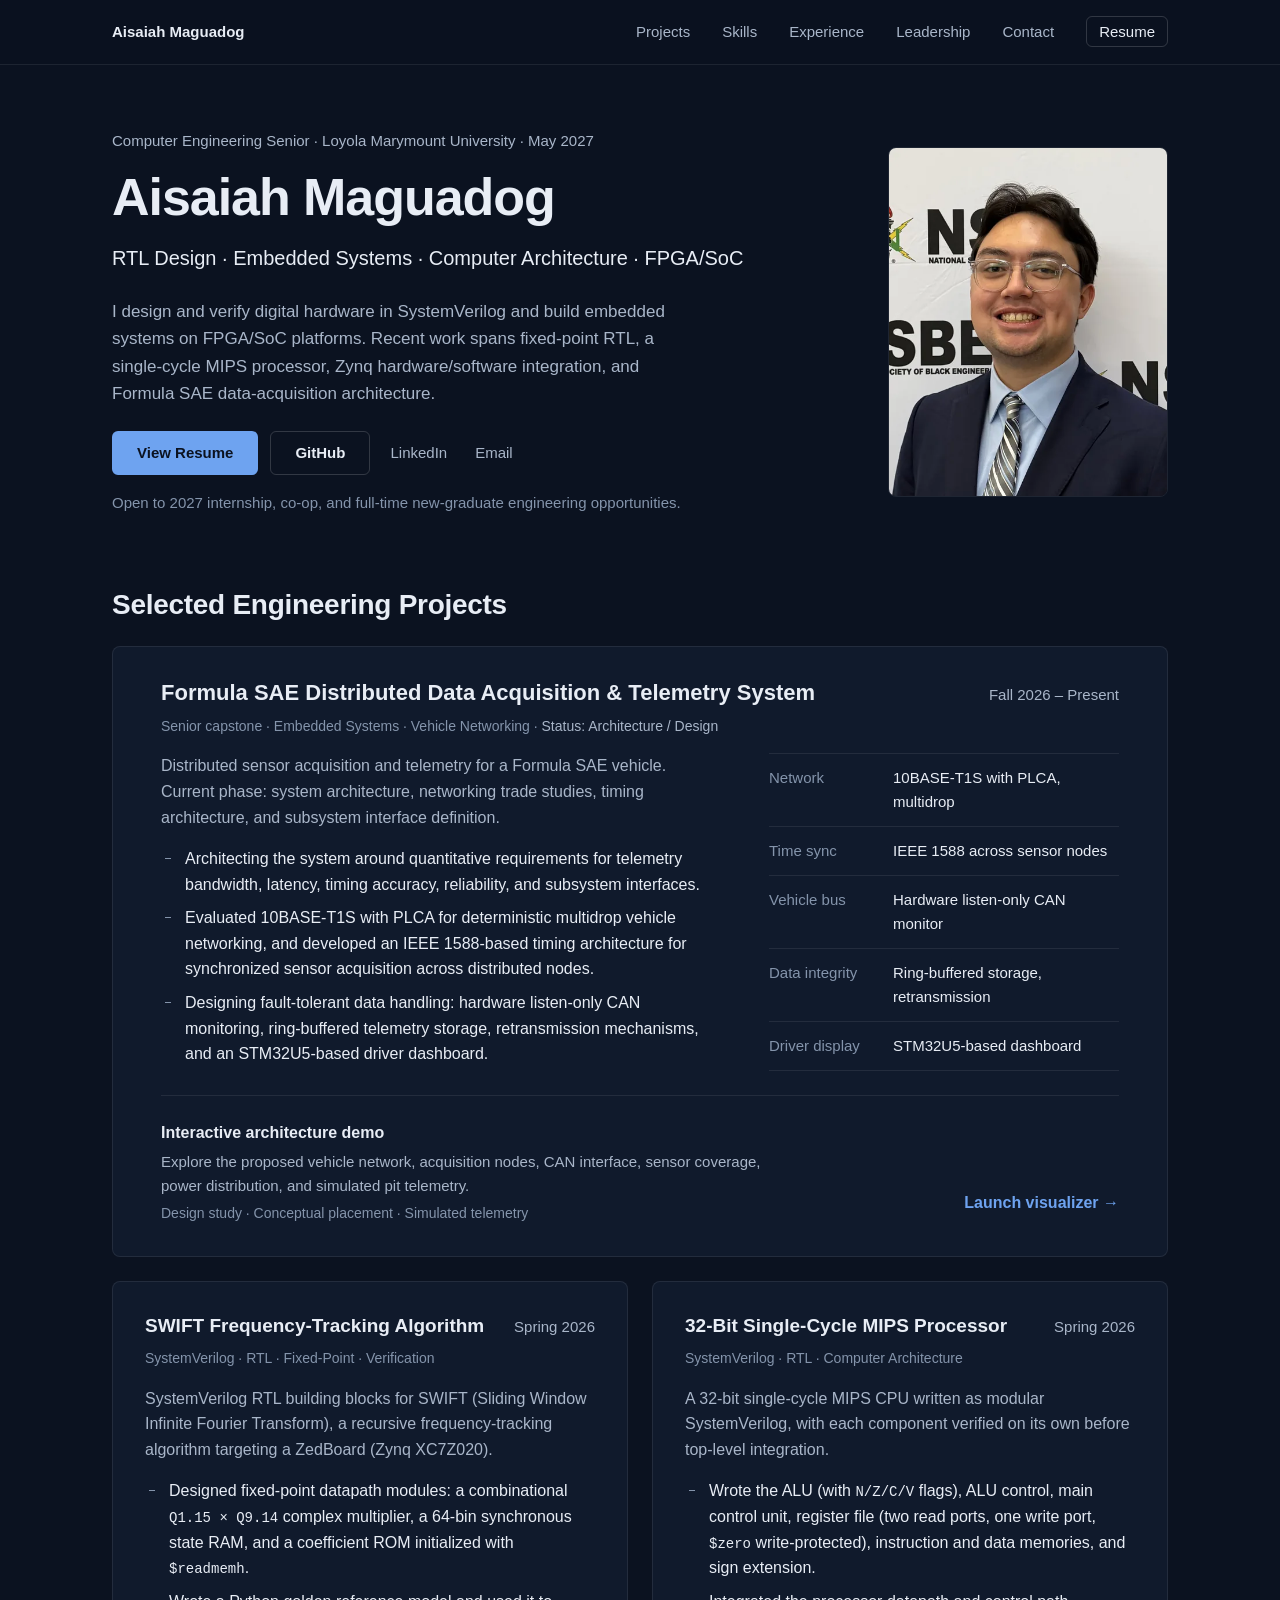
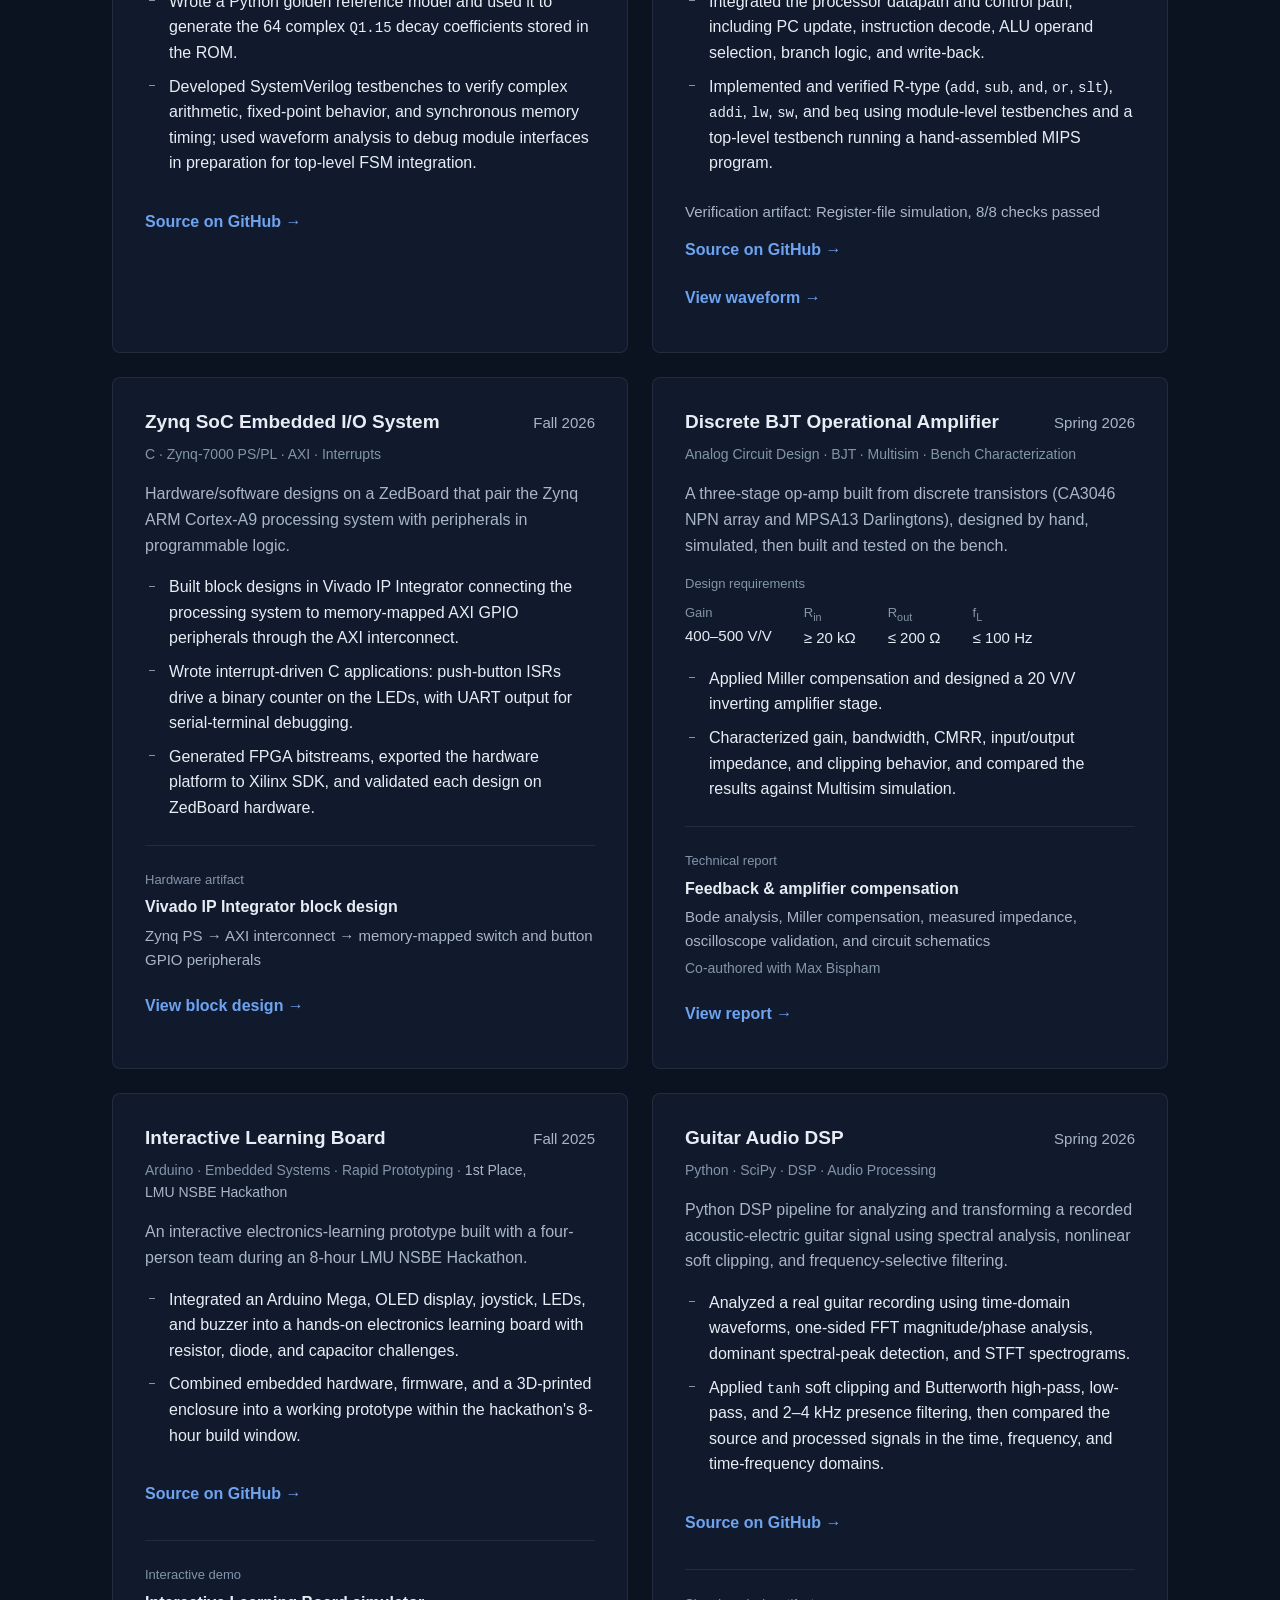
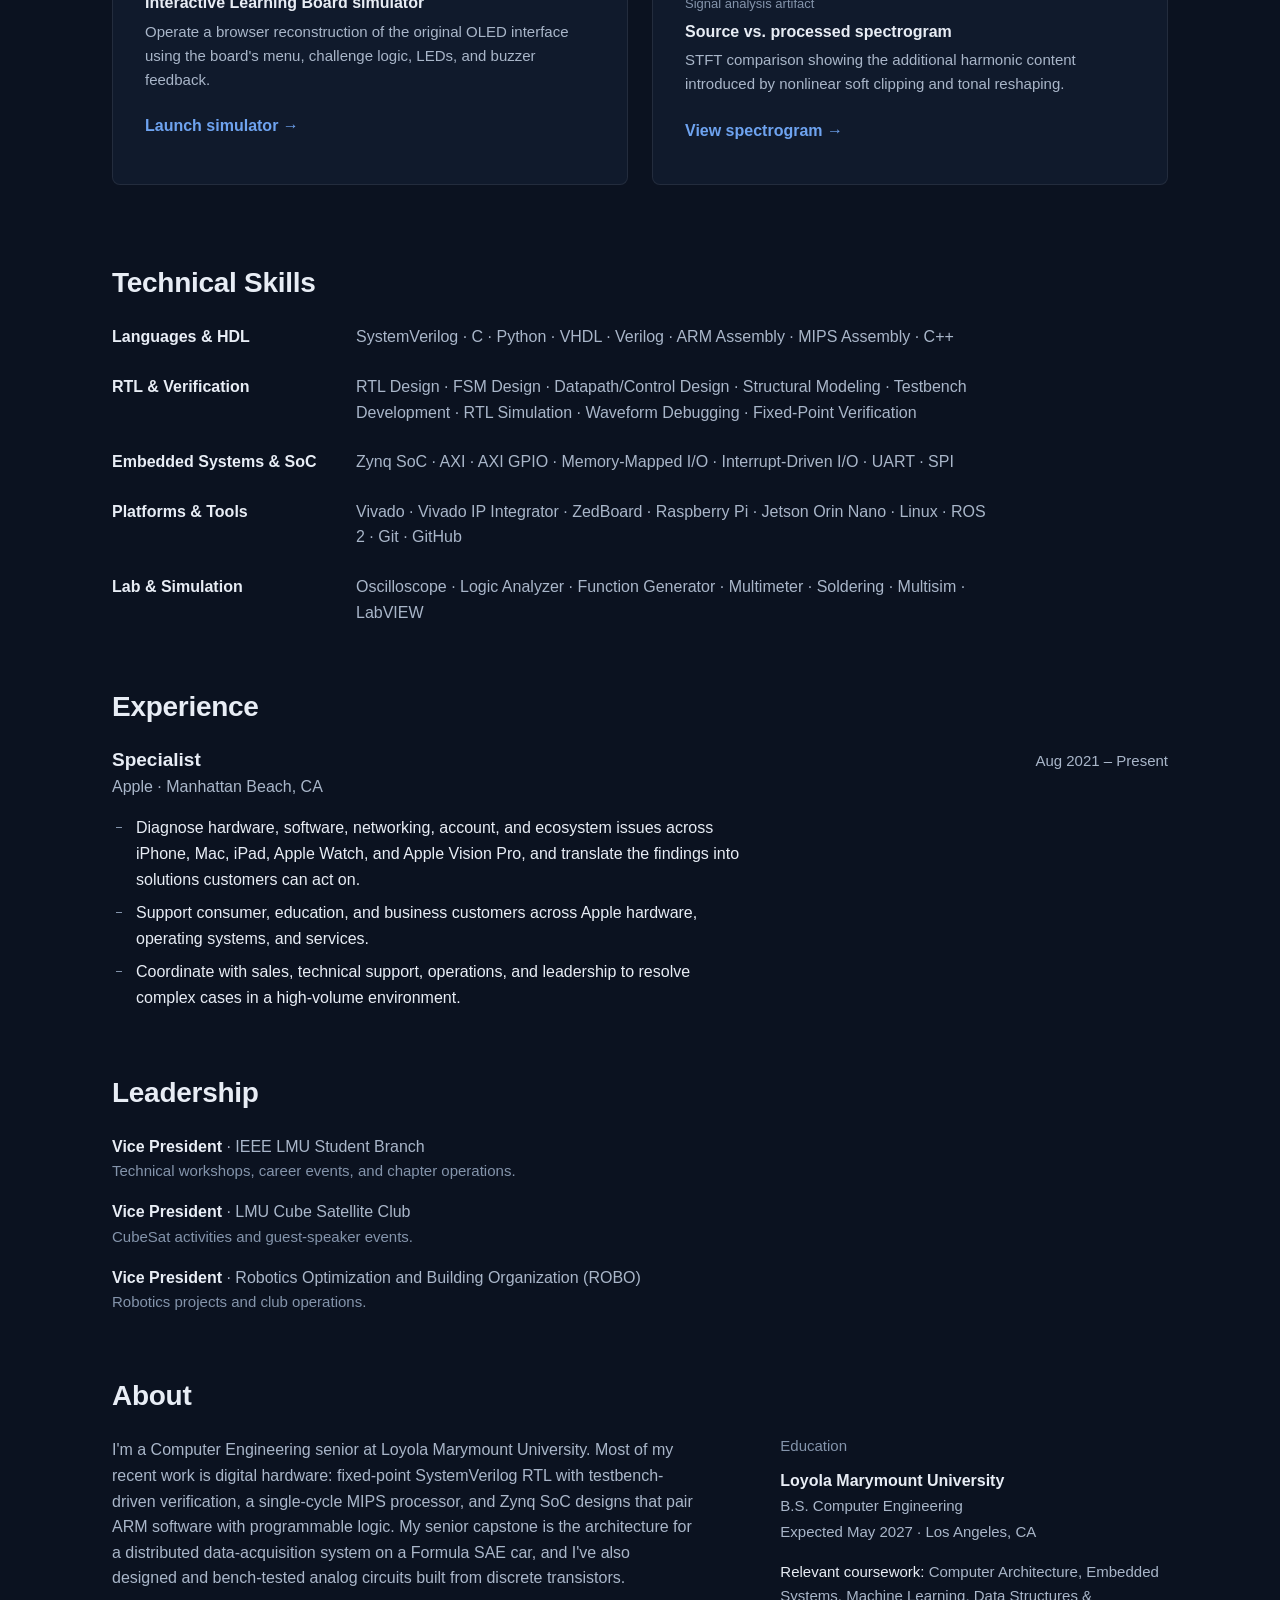
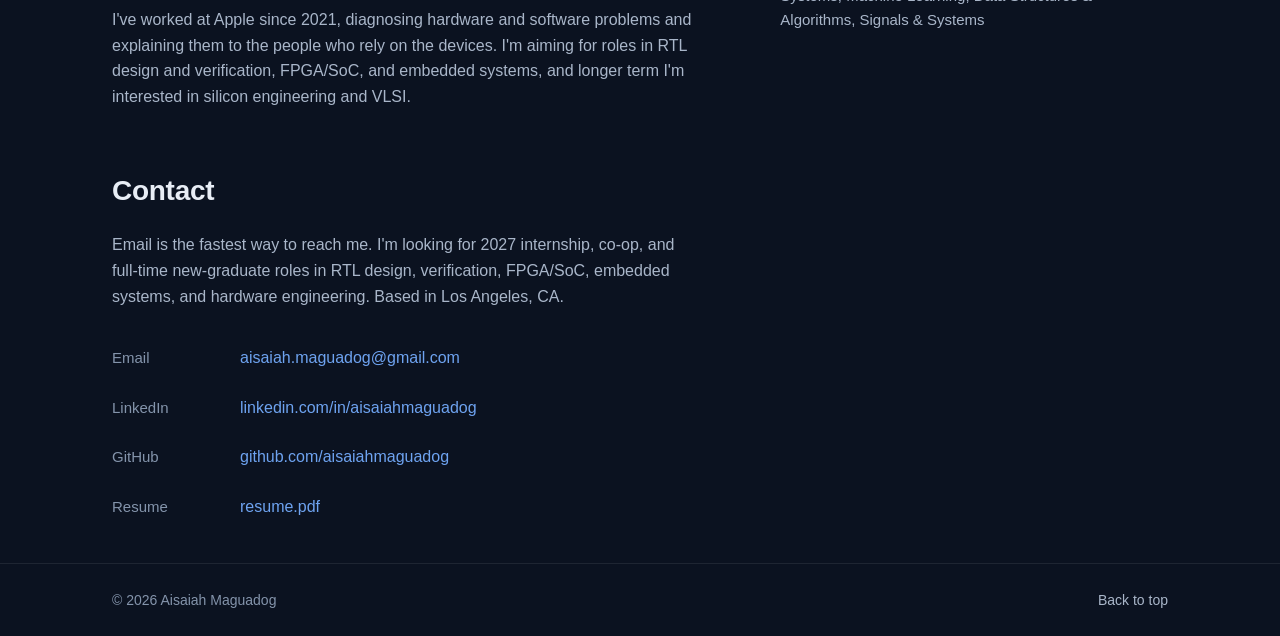
<file: index.html>
<!DOCTYPE html>
<html lang="en">
<head>
  <meta charset="UTF-8">
  <meta name="viewport" content="width=device-width, initial-scale=1">
  <title>Aisaiah Maguadog | Computer Engineering</title>
  <meta name="description" content="Computer Engineering senior at Loyola Marymount University focused on RTL design, embedded systems, computer architecture, and FPGA/SoC development.">
  <link rel="canonical" href="https://aisaiahmaguadog.github.io/">
  <meta name="theme-color" content="#0b1220">

  <meta property="og:type" content="website">
  <meta property="og:url" content="https://aisaiahmaguadog.github.io/">
  <meta property="og:title" content="Aisaiah Maguadog | Computer Engineering">
  <meta property="og:description" content="Computer Engineering senior at Loyola Marymount University focused on RTL design, embedded systems, computer architecture, and FPGA/SoC development.">
  <meta property="og:image" content="https://aisaiahmaguadog.github.io/og-image.jpg">
  <meta property="og:image:width" content="1200">
  <meta property="og:image:height" content="630">
  <meta property="og:image:alt" content="Aisaiah Maguadog, Computer Engineering, Loyola Marymount University">
  <meta name="twitter:card" content="summary_large_image">
  <meta name="twitter:title" content="Aisaiah Maguadog | Computer Engineering">
  <meta name="twitter:description" content="Computer Engineering senior at Loyola Marymount University focused on RTL design, embedded systems, computer architecture, and FPGA/SoC development.">
  <meta name="twitter:image" content="https://aisaiahmaguadog.github.io/og-image.jpg">
  <meta name="twitter:image:alt" content="Aisaiah Maguadog, Computer Engineering, Loyola Marymount University">
  <script type="application/ld+json">
  {
    "@context": "https://schema.org",
    "@type": "Person",
    "name": "Aisaiah Maguadog",
    "url": "https://aisaiahmaguadog.github.io/",
    "sameAs": [
      "https://github.com/aisaiahmaguadog",
      "https://www.linkedin.com/in/aisaiahmaguadog"
    ],
    "affiliation": {
      "@type": "CollegeOrUniversity",
      "name": "Loyola Marymount University"
    }
  }
  </script>

  <link rel="icon" type="image/svg+xml" href="data:image/svg+xml,<svg xmlns='http://www.w3.org/2000/svg' viewBox='0 0 64 64'><rect width='64' height='64' rx='8' fill='%230b1220'/><text x='32' y='42' font-family='Helvetica,Arial,sans-serif' font-weight='700' font-size='26' fill='%23e8edf5' text-anchor='middle'>AM</text></svg>">
  <link rel="preload" as="image" type="image/webp" href="img/headshot-480.webp" imagesrcset="img/headshot-480.webp 480w, img/headshot-800.webp 800w" imagesizes="(max-width: 720px) 112px, (max-width: 960px) 240px, 280px">
  <script>document.documentElement.classList.add('js');</script>
  <link rel="stylesheet" href="css/styles.css?v=10">
</head>
<body>

  <a href="#main" class="skip-link">Skip to content</a>

  <header class="site-header">
    <nav class="nav container" aria-label="Primary">
      <a class="nav-name" href="#top">Aisaiah Maguadog</a>
      <button class="nav-toggle" type="button" aria-expanded="false" aria-controls="nav-menu">
        <span class="visually-hidden">Menu</span>
        <svg width="20" height="20" viewBox="0 0 24 24" fill="none" stroke="currentColor" stroke-width="2" stroke-linecap="round" aria-hidden="true"><path class="icon-open" d="M4 7h16M4 12h16M4 17h16"/><path class="icon-close" d="M6 6l12 12M18 6L6 18"/></svg>
      </button>
      <ul class="nav-links" id="nav-menu">
        <li><a href="#projects">Projects</a></li>
        <li><a href="#skills">Skills</a></li>
        <li><a href="#experience">Experience</a></li>
        <li><a href="#leadership">Leadership</a></li>
        <li><a href="#contact">Contact</a></li>
        <li><a href="resume.pdf" target="_blank" rel="noopener noreferrer" class="nav-resume">Resume</a></li>
      </ul>
    </nav>
  </header>

  <main id="main">

    <!-- HERO -->
    <section class="hero container" id="top" aria-labelledby="hero-name">
      <div class="hero-text">
        <p class="hero-eyebrow">Computer Engineering Senior · Loyola Marymount University · May 2027</p>
        <h1 id="hero-name">Aisaiah Maguadog</h1>
        <p class="hero-focus">RTL Design · Embedded Systems · Computer Architecture · FPGA/SoC</p>
        <p class="hero-summary">
          I design and verify digital hardware in SystemVerilog and build embedded systems on FPGA/SoC platforms.
          Recent work spans fixed-point RTL, a single-cycle MIPS processor, Zynq hardware/software integration,
          and Formula SAE data-acquisition architecture.
        </p>
        <div class="hero-actions">
          <a class="btn btn-primary" href="resume.pdf" target="_blank" rel="noopener noreferrer">View Resume</a>
          <a class="btn btn-secondary" href="https://github.com/aisaiahmaguadog" target="_blank" rel="noopener noreferrer">GitHub</a>
          <a class="text-link" href="https://www.linkedin.com/in/aisaiahmaguadog" target="_blank" rel="noopener noreferrer">LinkedIn</a>
          <a class="text-link" href="mailto:aisaiah.maguadog@gmail.com">Email</a>
        </div>
        <p class="hero-availability">Open to 2027 internship, co-op, and full-time new-graduate engineering opportunities.</p>
      </div>
      <div class="hero-photo">
        <picture>
          <source type="image/webp" srcset="img/headshot-480.webp 480w, img/headshot-800.webp 800w" sizes="(max-width: 720px) 112px, (max-width: 960px) 240px, 280px">
          <img src="img/headshot-480.jpg" srcset="img/headshot-480.jpg 480w, img/headshot-800.jpg 800w" sizes="(max-width: 720px) 112px, (max-width: 960px) 240px, 280px"
               width="480" height="600" alt="Portrait of Aisaiah Maguadog in a navy suit" fetchpriority="high" decoding="async">
        </picture>
      </div>
    </section>

    <!-- PROJECTS -->
    <section class="section container" id="projects" aria-labelledby="projects-title">
      <h2 id="projects-title">Selected Engineering Projects</h2>

      <article class="project project-featured">
        <header class="project-head">
          <h3>Formula SAE Distributed Data Acquisition &amp; Telemetry System</h3>
          <p class="project-date">Fall 2026 – Present</p>
        </header>
        <p class="project-meta">Senior capstone · Embedded Systems · Vehicle Networking · <span class="project-status">Status: Architecture / Design</span></p>
        <div class="featured-body">
          <div>
            <p class="project-context">Distributed sensor acquisition and telemetry for a Formula SAE vehicle. Current phase: system architecture, networking trade studies, timing architecture, and subsystem interface definition.</p>
            <ul class="project-points">
              <li>Architecting the system around quantitative requirements for telemetry bandwidth, latency, timing accuracy, reliability, and subsystem interfaces.</li>
              <li>Evaluated 10BASE-T1S with PLCA for deterministic multidrop vehicle networking, and developed an IEEE&nbsp;1588-based timing architecture for synchronized sensor acquisition across distributed nodes.</li>
              <li>Designing fault-tolerant data handling: hardware listen-only CAN monitoring, ring-buffered telemetry storage, retransmission mechanisms, and an STM32U5-based driver dashboard.</li>
            </ul>
          </div>
          <dl class="spec-list" aria-label="Key architecture decisions">
            <div><dt>Network</dt><dd>10BASE-T1S with PLCA, multidrop</dd></div>
            <div><dt>Time sync</dt><dd>IEEE 1588 across sensor nodes</dd></div>
            <div><dt>Vehicle bus</dt><dd>Hardware listen-only CAN monitor</dd></div>
            <div><dt>Data integrity</dt><dd>Ring-buffered storage, retransmission</dd></div>
            <div><dt>Driver display</dt><dd>STM32U5-based dashboard</dd></div>
          </dl>
        </div>
        <div class="project-artifact">
          <div>
            <h4>Interactive architecture demo</h4>
            <p>Explore the proposed vehicle network, acquisition nodes, CAN interface, sensor coverage, power distribution, and simulated pit telemetry.</p>
            <p class="artifact-note">Design study · Conceptual placement · Simulated telemetry</p>
          </div>
          <a class="artifact-link" href="projects/fsae-daq/" target="_blank" rel="noopener noreferrer">Launch visualizer<span aria-hidden="true">&nbsp;→</span><span class="visually-hidden"> (FSAE DAQ architecture design study, opens in a new tab)</span></a>
        </div>
      </article>

      <div class="project-grid">

        <article class="project">
          <header class="project-head">
            <h3>SWIFT Frequency-Tracking Algorithm</h3>
            <p class="project-date">Spring 2026</p>
          </header>
          <p class="project-meta">SystemVerilog · RTL · Fixed-Point · Verification</p>
          <p class="project-context">SystemVerilog RTL building blocks for SWIFT (Sliding Window Infinite Fourier Transform), a recursive frequency-tracking algorithm targeting a ZedBoard (Zynq XC7Z020).</p>
          <ul class="project-points">
            <li>Designed fixed-point datapath modules: a combinational <code>Q1.15 × Q9.14</code> complex multiplier, a 64-bin synchronous state RAM, and a coefficient ROM initialized with <code>$readmemh</code>.</li>
            <li>Wrote a Python golden reference model and used it to generate the 64 complex <code>Q1.15</code> decay coefficients stored in the ROM.</li>
            <li>Developed SystemVerilog testbenches to verify complex arithmetic, fixed-point behavior, and synchronous memory timing; used waveform analysis to debug module interfaces in preparation for top-level FSM integration.</li>
          </ul>
          <p class="project-links"><a class="source-link" href="https://github.com/aisaiahmaguadog/swift-rtl" target="_blank" rel="noopener noreferrer">Source on GitHub<span aria-hidden="true">&nbsp;→</span><span class="visually-hidden"> (SWIFT RTL, opens in a new tab)</span></a></p>
        </article>

        <article class="project">
          <header class="project-head">
            <h3>32-Bit Single-Cycle MIPS Processor</h3>
            <p class="project-date">Spring 2026</p>
          </header>
          <p class="project-meta">SystemVerilog · RTL · Computer Architecture</p>
          <p class="project-context">A 32-bit single-cycle MIPS CPU written as modular SystemVerilog, with each component verified on its own before top-level integration.</p>
          <ul class="project-points">
            <li>Wrote the ALU (with <code>N/Z/C/V</code> flags), ALU control, main control unit, register file (two read ports, one write port, <code>$zero</code> write-protected), instruction and data memories, and sign extension.</li>
            <li>Integrated the processor datapath and control path, including PC update, instruction decode, ALU operand selection, branch logic, and write-back.</li>
            <li>Implemented and verified R-type (<code>add</code>, <code>sub</code>, <code>and</code>, <code>or</code>, <code>slt</code>), <code>addi</code>, <code>lw</code>, <code>sw</code>, and <code>beq</code> using module-level testbenches and a top-level testbench running a hand-assembled MIPS program.</li>
          </ul>
          <div class="project-links">
            <p>Verification artifact: Register-file simulation, 8/8 checks passed</p>
            <a class="source-link" href="https://github.com/aisaiahmaguadog/single-cycle-mips-cpu" target="_blank" rel="noopener noreferrer">Source on GitHub<span aria-hidden="true">&nbsp;→</span><span class="visually-hidden"> (single-cycle MIPS CPU, opens in a new tab)</span></a>
            <a class="artifact-link" href="img/mips-regfile-waveform.webp" target="_blank" rel="noopener noreferrer">View waveform<span aria-hidden="true">&nbsp;→</span><span class="visually-hidden"> (register-file testbench waveform, opens in a new tab)</span></a>
          </div>
        </article>

        <article class="project">
          <header class="project-head">
            <h3>Zynq SoC Embedded I/O System</h3>
            <p class="project-date">Fall 2026</p>
          </header>
          <p class="project-meta">C · Zynq-7000 PS/PL · AXI · Interrupts</p>
          <p class="project-context">Hardware/software designs on a ZedBoard that pair the Zynq ARM Cortex-A9 processing system with peripherals in programmable logic.</p>
          <ul class="project-points">
            <li>Built block designs in Vivado IP Integrator connecting the processing system to memory-mapped AXI GPIO peripherals through the AXI interconnect.</li>
            <li>Wrote interrupt-driven C applications: push-button ISRs drive a binary counter on the LEDs, with UART output for serial-terminal debugging.</li>
            <li>Generated FPGA bitstreams, exported the hardware platform to Xilinx SDK, and validated each design on ZedBoard hardware.</li>
          </ul>
          <div class="project-artifact">
            <div>
              <p class="artifact-label">Hardware artifact</p>
              <h4>Vivado IP Integrator block design</h4>
              <p>Zynq PS → AXI interconnect → memory-mapped switch and button GPIO peripherals</p>
            </div>
            <a class="artifact-link" href="img/zynq-vivado-block-design.webp" target="_blank" rel="noopener noreferrer">View block design<span aria-hidden="true">&nbsp;→</span><span class="visually-hidden"> (Vivado IP Integrator block design showing the Zynq processing system, AXI interconnect, and AXI GPIO peripherals for switches and buttons, opens in a new tab)</span></a>
          </div>
        </article>

        <article class="project">
          <header class="project-head">
            <h3>Discrete BJT Operational Amplifier</h3>
            <p class="project-date">Spring 2026</p>
          </header>
          <p class="project-meta">Analog Circuit Design · BJT · Multisim · Bench Characterization</p>
          <p class="project-context">A three-stage op-amp built from discrete transistors (CA3046 NPN array and MPSA13 Darlingtons), designed by hand, simulated, then built and tested on the bench.</p>
          <p class="spec-caption" id="bjt-spec-caption">Design requirements</p>
          <dl class="spec-list spec-inline" aria-labelledby="bjt-spec-caption">
            <div><dt>Gain</dt><dd>400–500 V/V</dd></div>
            <div><dt>R<sub>in</sub></dt><dd>≥ 20 kΩ</dd></div>
            <div><dt>R<sub>out</sub></dt><dd>≤ 200 Ω</dd></div>
            <div><dt>f<sub>L</sub></dt><dd>≤ 100 Hz</dd></div>
          </dl>
          <ul class="project-points">
            <li>Applied Miller compensation and designed a 20 V/V inverting amplifier stage.</li>
            <li>Characterized gain, bandwidth, CMRR, input/output impedance, and clipping behavior, and compared the results against Multisim simulation.</li>
          </ul>
          <div class="project-artifact">
            <div>
              <p class="artifact-label">Technical report</p>
              <h4>Feedback &amp; amplifier compensation</h4>
              <p>Bode analysis, Miller compensation, measured impedance, oscilloscope validation, and circuit schematics</p>
              <p class="artifact-note">Co-authored with Max Bispham</p>
            </div>
            <a class="artifact-link" href="projects/bjt-opamp/feedback-amplifier-compensation-report.pdf" target="_blank" rel="noopener noreferrer">View report<span aria-hidden="true">&nbsp;→</span><span class="visually-hidden"> (Feedback and Amplifier Compensation, technical report co-authored with Max Bispham, PDF, opens in a new tab)</span></a>
          </div>
        </article>

        <article class="project">
          <header class="project-head">
            <h3>Interactive Learning Board</h3>
            <p class="project-date">Fall 2025</p>
          </header>
          <p class="project-meta">Arduino · Embedded Systems · Rapid Prototyping · <span class="project-status">1st&nbsp;Place, LMU&nbsp;NSBE&nbsp;Hackathon</span></p>
          <p class="project-context">An interactive electronics-learning prototype built with a four-person team during an 8-hour LMU NSBE Hackathon.</p>
          <ul class="project-points">
            <li>Integrated an Arduino Mega, OLED display, joystick, LEDs, and buzzer into a hands-on electronics learning board with resistor, diode, and capacitor challenges.</li>
            <li>Combined embedded hardware, firmware, and a 3D-printed enclosure into a working prototype within the hackathon's 8-hour build window.</li>
          </ul>
          <p class="project-links"><a class="source-link" href="https://github.com/aisaiahmaguadog/interactive-learning-board" target="_blank" rel="noopener noreferrer">Source on GitHub<span aria-hidden="true">&nbsp;→</span><span class="visually-hidden"> (Interactive Learning Board, opens in a new tab)</span></a></p>
          <div class="project-artifact">
            <div>
              <p class="artifact-label">Interactive demo</p>
              <h4>Interactive Learning Board simulator</h4>
              <p>Operate a browser reconstruction of the original OLED interface using the board's menu, challenge logic, LEDs, and buzzer feedback.</p>
            </div>
            <a class="artifact-link" href="projects/interactive-learning-board/" target="_blank" rel="noopener noreferrer">Launch simulator<span aria-hidden="true">&nbsp;→</span><span class="visually-hidden"> (Interactive Learning Board browser simulator, opens in a new tab)</span></a>
          </div>
        </article>

        <article class="project">
          <header class="project-head">
            <h3>Guitar Audio DSP</h3>
            <p class="project-date">Spring 2026</p>
          </header>
          <p class="project-meta">Python · SciPy · DSP · Audio Processing</p>
          <p class="project-context">Python DSP pipeline for analyzing and transforming a recorded acoustic-electric guitar signal using spectral analysis, nonlinear soft clipping, and frequency-selective filtering.</p>
          <ul class="project-points">
            <li>Analyzed a real guitar recording using time-domain waveforms, one-sided FFT magnitude/phase analysis, dominant spectral-peak detection, and STFT spectrograms.</li>
            <li>Applied <code>tanh</code> soft clipping and Butterworth high-pass, low-pass, and 2–4&nbsp;kHz presence filtering, then compared the source and processed signals in the time, frequency, and time-frequency domains.</li>
          </ul>
          <p class="project-links"><a class="source-link" href="https://github.com/aisaiahmaguadog/guitar-audio-dsp" target="_blank" rel="noopener noreferrer">Source on GitHub<span aria-hidden="true">&nbsp;→</span><span class="visually-hidden"> (Guitar Audio DSP, opens in a new tab)</span></a></p>
          <div class="project-artifact">
            <div>
              <p class="artifact-label">Signal analysis artifact</p>
              <h4>Source vs. processed spectrogram</h4>
              <p>STFT comparison showing the additional harmonic content introduced by nonlinear soft clipping and tonal reshaping.</p>
            </div>
            <a class="artifact-link" href="img/guitar-dsp-spectrogram-comparison.webp" target="_blank" rel="noopener noreferrer">View spectrogram<span aria-hidden="true">&nbsp;→</span><span class="visually-hidden"> (side-by-side STFT spectrograms comparing the source guitar recording and the processed signal after soft clipping and EQ, opens in a new tab)</span></a>
          </div>
        </article>

      </div>
    </section>

    <!-- SKILLS -->
    <section class="section container" id="skills" aria-labelledby="skills-title">
      <h2 id="skills-title">Technical Skills</h2>
      <dl class="skills">
        <div class="skill-row">
          <dt>Languages &amp; HDL</dt>
          <dd>SystemVerilog · C · Python · VHDL · Verilog · ARM Assembly · MIPS Assembly · C++</dd>
        </div>
        <div class="skill-row">
          <dt>RTL &amp; Verification</dt>
          <dd>RTL Design · FSM Design · Datapath/Control Design · Structural Modeling · Testbench Development · RTL Simulation · Waveform Debugging · Fixed-Point Verification</dd>
        </div>
        <div class="skill-row">
          <dt>Embedded Systems &amp; SoC</dt>
          <dd>Zynq SoC · AXI · AXI GPIO · Memory-Mapped I/O · Interrupt-Driven I/O · UART · SPI</dd>
        </div>
        <div class="skill-row">
          <dt>Platforms &amp; Tools</dt>
          <dd>Vivado · Vivado IP Integrator · ZedBoard · Raspberry Pi · Jetson Orin Nano · Linux · ROS 2 · Git · GitHub</dd>
        </div>
        <div class="skill-row">
          <dt>Lab &amp; Simulation</dt>
          <dd>Oscilloscope · Logic Analyzer · Function Generator · Multimeter · Soldering · Multisim · LabVIEW</dd>
        </div>
      </dl>
    </section>

    <!-- EXPERIENCE -->
    <section class="section container" id="experience" aria-labelledby="experience-title">
      <h2 id="experience-title">Experience</h2>
      <article class="entry">
        <header class="entry-head">
          <div>
            <h3>Specialist</h3>
            <p class="entry-org">Apple · Manhattan Beach, CA</p>
          </div>
          <p class="entry-date">Aug 2021 – Present</p>
        </header>
        <ul class="entry-points">
          <li>Diagnose hardware, software, networking, account, and ecosystem issues across iPhone, Mac, iPad, Apple Watch, and Apple Vision Pro, and translate the findings into solutions customers can act on.</li>
          <li>Support consumer, education, and business customers across Apple hardware, operating systems, and services.</li>
          <li>Coordinate with sales, technical support, operations, and leadership to resolve complex cases in a high-volume environment.</li>
        </ul>
      </article>
    </section>

    <!-- LEADERSHIP -->
    <section class="section container" id="leadership" aria-labelledby="leadership-title">
      <h2 id="leadership-title">Leadership</h2>
      <ul class="roles">
        <li class="role">
          <p class="role-title"><strong>Vice President</strong> · IEEE LMU Student Branch</p>
          <p class="role-desc">Technical workshops, career events, and chapter operations.</p>
        </li>
        <li class="role">
          <p class="role-title"><strong>Vice President</strong> · LMU Cube Satellite Club</p>
          <p class="role-desc">CubeSat activities and guest-speaker events.</p>
        </li>
        <li class="role">
          <p class="role-title"><strong>Vice President</strong> · Robotics Optimization and Building Organization (ROBO)</p>
          <p class="role-desc">Robotics projects and club operations.</p>
        </li>
      </ul>
    </section>

    <!-- ABOUT / EDUCATION -->
    <section class="section container" id="about" aria-labelledby="about-title">
      <h2 id="about-title">About</h2>
      <div class="about">
        <div class="about-text">
          <p>I'm a Computer Engineering senior at Loyola Marymount University. Most of my recent work is digital hardware: fixed-point SystemVerilog RTL with testbench-driven verification, a single-cycle MIPS processor, and Zynq SoC designs that pair ARM software with programmable logic. My senior capstone is the architecture for a distributed data-acquisition system on a Formula SAE car, and I've also designed and bench-tested analog circuits built from discrete transistors.</p>
          <p>I've worked at Apple since 2021, diagnosing hardware and software problems and explaining them to the people who rely on the devices. I'm aiming for roles in RTL design and verification, FPGA/SoC, and embedded systems, and longer term I'm interested in silicon engineering and VLSI.</p>
        </div>
        <div class="education">
          <h3>Education</h3>
          <p class="edu-school">Loyola Marymount University</p>
          <p>B.S. Computer Engineering</p>
          <p class="edu-date">Expected May 2027 · Los Angeles, CA</p>
          <p class="edu-courses"><span>Relevant coursework:</span> Computer Architecture, Embedded Systems, Machine Learning, Data Structures &amp; Algorithms, Signals &amp; Systems</p>
        </div>
      </div>
    </section>

    <!-- CONTACT -->
    <section class="section container" id="contact" aria-labelledby="contact-title">
      <h2 id="contact-title">Contact</h2>
      <p class="contact-intro">Email is the fastest way to reach me. I'm looking for 2027 internship, co-op, and full-time new-graduate roles in RTL design, verification, FPGA/SoC, embedded systems, and hardware engineering. Based in Los Angeles, CA.</p>
      <ul class="contact-list">
        <li><span class="contact-label">Email</span><a href="mailto:aisaiah.maguadog@gmail.com">aisaiah.maguadog@gmail.com</a></li>
        <li><span class="contact-label">LinkedIn</span><a href="https://www.linkedin.com/in/aisaiahmaguadog" target="_blank" rel="noopener noreferrer">linkedin.com/in/aisaiahmaguadog</a></li>
        <li><span class="contact-label">GitHub</span><a href="https://github.com/aisaiahmaguadog" target="_blank" rel="noopener noreferrer">github.com/aisaiahmaguadog</a></li>
        <li><span class="contact-label">Resume</span><a href="resume.pdf" target="_blank" rel="noopener noreferrer">resume.pdf</a></li>
      </ul>
    </section>

  </main>

  <footer class="site-footer">
    <div class="container footer-inner">
      <p>© 2026 Aisaiah Maguadog</p>
      <p><a href="#top">Back to top</a></p>
    </div>
  </footer>

  <script src="js/main.js?v=4" defer></script>
</body>
</html>
</file>
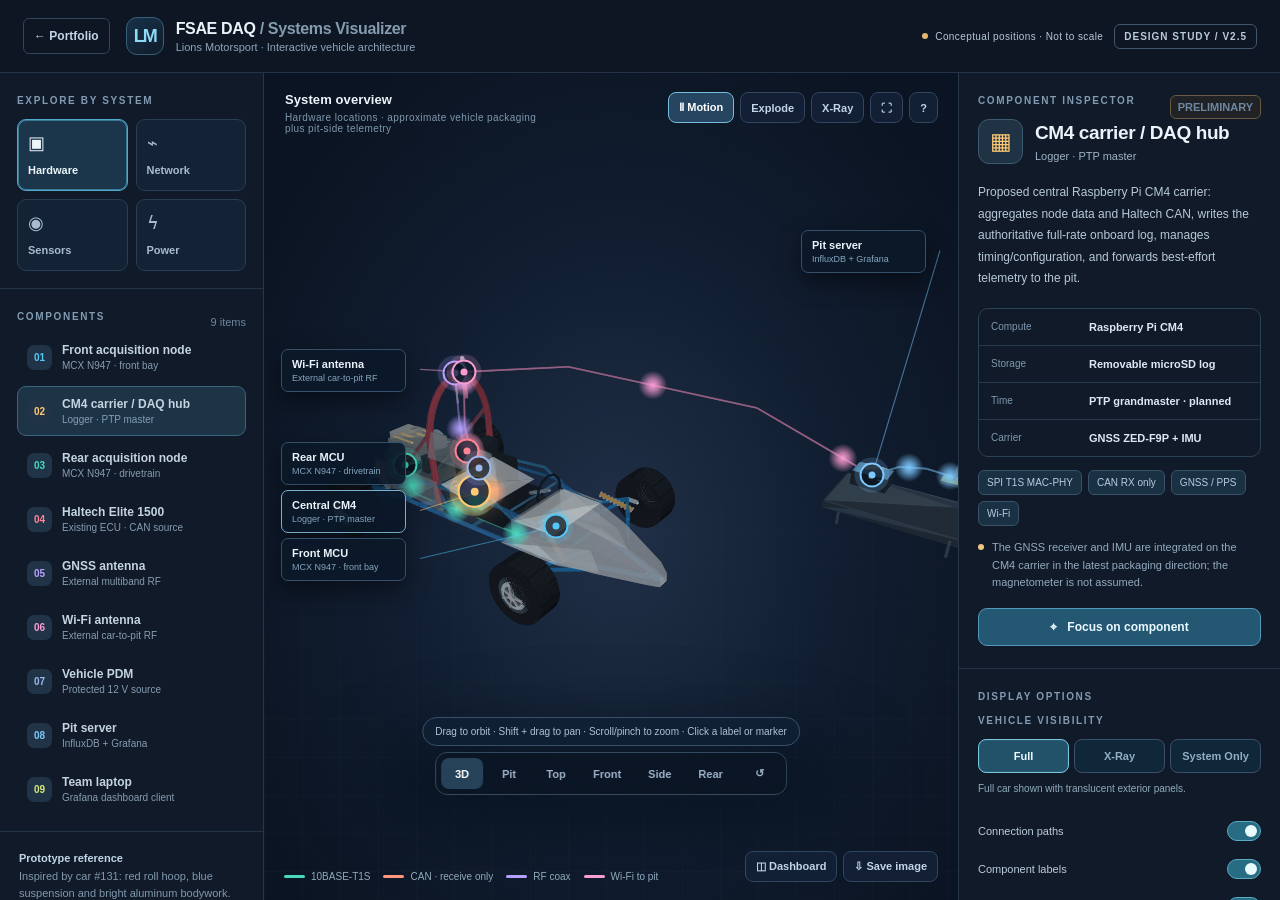
<file: projects/fsae-daq/index.html>
<!doctype html>
<html lang="en"><head><meta charset="utf-8"><meta name="viewport" content="width=device-width,initial-scale=1,viewport-fit=cover">
<meta name="theme-color" content="#0b1220"><title>Aisaiah Maguadog | FSAE DAQ Architecture Visualizer</title>
<meta name="description" content="Interactive design study for a Formula SAE distributed data-acquisition system, including vehicle networking, sensor nodes, CAN monitoring, timing architecture, and simulated pit telemetry.">
<link rel="canonical" href="https://aisaiahmaguadog.github.io/projects/fsae-daq/">
<meta property="og:type" content="website"><meta property="og:url" content="https://aisaiahmaguadog.github.io/projects/fsae-daq/"><meta property="og:title" content="FSAE DAQ Architecture Visualizer · Design study"><meta property="og:description" content="Interactive design study for a Formula SAE distributed data-acquisition system. Conceptual placement and simulated telemetry.">
<link rel="icon" type="image/svg+xml" href="data:image/svg+xml,<svg xmlns='http://www.w3.org/2000/svg' viewBox='0 0 64 64'><rect width='64' height='64' rx='8' fill='%230b1220'/><text x='32' y='42' font-family='Helvetica,Arial,sans-serif' font-weight='700' font-size='26' fill='%23e8edf5' text-anchor='middle'>AM</text></svg>">
<style>
:root{color-scheme:dark;--bg:#0b1220;--panel:#111c2c;--panel2:#152134;--line:#293b50;--text:#ebf2f9;--muted:#93a8bb;--dim:#627c93;--cyan:#53c8f7;--mint:#48d9bf;--amber:#ffca73;--rose:#ff8593;--violet:#b6a0ff;--pink:#fa9dd3}
*{box-sizing:border-box}html,body{margin:0;width:100%;height:100%;overflow:hidden;font-family:-apple-system,BlinkMacSystemFont,'Inter','Segoe UI',Roboto,'Helvetica Neue',Arial,sans-serif;background:var(--bg);color:var(--text)}button{font:inherit;cursor:pointer}button:focus-visible,input:focus-visible{outline:2px solid var(--cyan);outline-offset:2px}button:disabled{opacity:.36;cursor:not-allowed}
#app{height:100dvh;min-height:500px;display:flex;flex-direction:column}
header{flex:none;min-height:73px;display:flex;align-items:center;gap:14px;justify-content:space-between;padding:12px 23px;border-bottom:1px solid #233449;background:#0d1622;z-index:12}
.brand{display:flex;align-items:center;gap:12px}.brandmark{width:38px;height:38px;border:1px solid #376078;border-radius:11px;background:linear-gradient(145deg,#173249,#101c2b);display:grid;place-items:center;color:#8ddaf7;font-weight:900;letter-spacing:-2px;font-size:18px}.brand h1{font-size:16px;margin:0 0 3px;letter-spacing:-.35px}.brand p{color:#8ea4bb;font-size:11px;margin:0}.headerRight{display:flex;align-items:center;gap:11px}.revision{font-size:10px;font-weight:750;letter-spacing:1px;border:1px solid #43566c;border-radius:6px;padding:6px 9px;color:#bbcada}.concept{font-size:10px;letter-spacing:.4px;color:#b7c8d8;display:flex;gap:7px;align-items:center}.concept i{background:#e4b76d;width:6px;height:6px;border-radius:50%}
.workspace{min-height:0;flex:1;display:grid;grid-template-columns:264px minmax(0,1fr) 322px}.left,.right{background:#101a28;min-height:0;overflow:auto;scrollbar-color:#354a60 transparent;scrollbar-width:thin}.left{border-right:1px solid #26374a}.right{border-left:1px solid #26374a}.sec{padding:22px 17px 17px;border-bottom:1px solid #243447}.overline{font-size:10px;letter-spacing:1.65px;text-transform:uppercase;font-weight:800;color:#829bb3;margin:0 0 13px}.modeButtons{display:grid;grid-template-columns:1fr 1fr;gap:8px}.modeBtn{background:#142236;color:#a9bbcd;border:1px solid #293d53;text-align:left;border-radius:9px;padding:12px 10px;min-height:67px;transition:background .15s,border .15s,transform .15s}.modeBtn:hover{background:#21354b}.modeBtn.active{background:#1b354b;border-color:#4eaacf;color:#ebf6fb;box-shadow:inset 0 0 0 1px #3b7894}.modeIcon{display:block;font-size:18px;margin-bottom:6px}.modeBtn strong{font-weight:680;font-size:11px}.sectionTitle{display:flex;align-items:center;justify-content:space-between}.sectionTitle span{font-size:11px;color:#6c879f}.partList{display:grid;gap:4px}.partBtn{width:100%;border:1px solid transparent;border-radius:9px;padding:10px 9px;background:transparent;color:#c4d4e1;display:flex;align-items:center;gap:10px;text-align:left}.partBtn:hover{background:#18293b}.partBtn.active{background:#1d3447;border-color:#3b647e}.partNumber{width:25px;height:25px;display:grid;place-items:center;border-radius:7px;background:#203347;font-size:10px;font-weight:800;flex:none}.partName{display:block;font-size:12px;font-weight:690}.partMeta{display:block;color:#869db1;font-size:10px;margin-top:3px}.leftFoot{padding:18px 19px;color:#8099ae;font-size:11px;line-height:1.6}.leftFoot b{color:#c3d7e8}
.stage{position:relative;overflow:hidden;min-height:0;background:radial-gradient(ellipse at 51% 56%,#213047 0%,#111e31 44%,#0b1422 84%);touch-action:none}.stage:before{content:'';position:absolute;inset:0;background-image:linear-gradient(#3c536211 1px,transparent 1px),linear-gradient(90deg,#3c536211 1px,transparent 1px);background-size:38px 38px;mask-image:linear-gradient(transparent 5%,black 85%);pointer-events:none}.stage:after{content:'';position:absolute;bottom:8%;left:15%;width:70%;height:13%;background:#000a13;border-radius:50%;filter:blur(38px);opacity:.5;pointer-events:none}.stage canvas{position:absolute;inset:0;width:100%;height:100%;display:block;cursor:grab;touch-action:none;z-index:1}.stage canvas.drag{cursor:grabbing}.stageTop{position:absolute;top:19px;left:21px;right:20px;display:flex;justify-content:space-between;align-items:flex-start;gap:12px;z-index:6;pointer-events:none}.stageTop>*{pointer-events:auto}.stageTitle{margin:0 0 5px;color:#edf5fb;font-size:13px;font-weight:780;letter-spacing:.1px}.stageSubtitle{color:#7f98ad;font-size:10px;letter-spacing:.4px;max-width:270px}.toolbar{display:flex;align-items:center;gap:6px;flex-wrap:wrap;justify-content:flex-end}.toolbar button,.viewControls button,.bottomTools button,.smallButton{background:#142237df;color:#c3d5e6;border:1px solid #30465e;border-radius:8px;padding:8px 10px;font-size:11px;font-weight:720;min-height:31px;backdrop-filter:blur(8px)}.toolbar button:hover,.viewControls button:hover,.bottomTools button:hover,.smallButton:hover{background:#254159}.toolbar button.active,.viewControls button.active{border-color:#78bddb;color:white;background:#254560}.viewControls{position:absolute;left:50%;transform:translateX(-50%);bottom:105px;display:flex;align-items:center;gap:5px;border:1px solid #32485d;padding:5px;background:#0c1726d9;border-radius:12px;z-index:6;backdrop-filter:blur(8px)}.viewControls button{border:0;background:transparent;color:#9eb4c8;min-width:42px;padding:8px 11px}.viewControls button.active{background:#254258}.stageBottom{position:absolute;bottom:18px;left:20px;right:20px;z-index:6;display:flex;align-items:end;justify-content:space-between;gap:12px;pointer-events:none}.stageBottom>*{pointer-events:auto}.legend{display:flex;gap:13px;flex-wrap:wrap;max-width:75%}.legendItem{color:#91aabd;font-size:10px;display:flex;align-items:center;gap:6px;white-space:nowrap}.legendLine{width:21px;height:3px;border-radius:2px;background:var(--mint)}.bottomTools{display:flex;gap:6px}.bottomTools button{white-space:nowrap}.miniTag{color:#acc8da;font-size:10px;border:1px solid #385068;background:#102035bd;border-radius:20px;padding:7px 9px}#markers{position:absolute;inset:0;z-index:7;pointer-events:none}#markers>.bubble,#markers>.callout{pointer-events:auto}.bubble{position:absolute;z-index:5;transform:translate(-50%,-50%);width:25px;height:25px;padding:0;border:2px solid var(--dot);background:#081521b8;border-radius:50%;box-shadow:0 0 0 5px color-mix(in srgb,var(--dot) 18%,transparent);display:grid;place-items:center;color:#fff;font-weight:800;font-size:9px;transition:box-shadow .2s,scale .2s;touch-action:manipulation}.bubble::before{content:'';width:7px;height:7px;display:block;border-radius:50%;background:var(--dot)}.bubble:hover,.bubble.active{box-shadow:0 0 0 7px color-mix(in srgb,var(--dot) 25%,transparent),0 0 22px color-mix(in srgb,var(--dot) 60%,transparent);scale:1.12}.bubble.selected{width:30px;height:30px}.callout{position:absolute;z-index:8;background:#0c1929e8;border:1px solid #35506a;border-radius:7px;padding:8px 10px;min-width:125px;pointer-events:auto;cursor:pointer;text-align:left;color:inherit;touch-action:manipulation;box-shadow:0 9px 24px #0007}.callout:hover,.callout:focus-visible{background:#1a344b;border-color:#82c9e4;box-shadow:0 0 0 2px #82c9e444,0 9px 24px #0008}.callout:focus-visible{outline:2px solid #82c9e4;outline-offset:2px}.callout strong{pointer-events:none;display:block;font-size:11px;color:#eaf2fb;white-space:nowrap}.callout span{pointer-events:none;display:block;font-size:9px;color:#86a6be;margin-top:3px}.callout.active{border-color:#7ab1cf}.leader{position:absolute;z-index:3;inset:0;pointer-events:none;overflow:visible}.helper{position:absolute;bottom:154px;left:50%;transform:translateX(-50%);background:#0f2134de;padding:8px 12px;border:1px solid #3a5069;border-radius:20px;color:#aec1d1;font-size:10px;white-space:nowrap;z-index:4;pointer-events:none}.webglError{position:absolute;z-index:10;left:20px;right:20px;top:43%;background:#1c2a39;border:1px solid #b98b61;border-radius:12px;padding:20px;text-align:center;display:none}.webglError strong{display:block;margin-bottom:8px}
.right .sec{padding:22px 19px}.statusChip{font-size:10px;border:1px solid #6b5840;color:#f4cc92;background:#4635244d;border-radius:6px;padding:5px 7px;font-weight:750}.componentHead{display:flex;align-items:flex-start;gap:12px}.componentIcon{width:45px;height:45px;flex:none;display:grid;place-items:center;background:#1f3345;border:1px solid #3b5a6d;border-radius:11px;font-size:23px}.compTitle{font-size:19px;font-weight:780;line-height:1.23;letter-spacing:-.4px;margin:2px 0 6px}.compSub{font-size:11px;color:#9eb4c7}.description{color:#b7c9d8;font-size:12px;line-height:1.8;margin:18px 0}.specs{border:1px solid #2b4154;border-radius:10px;overflow:hidden}.specRow{display:grid;grid-template-columns:88px 1fr;gap:10px;padding:12px;border-bottom:1px solid #263a4c}.specRow:last-child{border:0}.specRow span{color:#7f9ab0;font-size:10px}.specRow b{font-size:11px;color:#dce9f4;font-weight:650}.tags{display:flex;flex-wrap:wrap;gap:6px;margin-top:13px}.tag{font-size:10px;color:#b5cce0;border:1px solid #36536a;border-radius:6px;background:#1a3043;padding:6px 8px}.bulletNote{display:flex;gap:8px;color:#93aabf;font-size:11px;line-height:1.6;margin-top:13px}.bulletNote i{width:6px;height:6px;background:#efc684;flex:none;border-radius:50%;margin-top:5px}.focusBtn{display:flex;justify-content:center;align-items:center;gap:9px;background:#235772;color:#eaf9ff;border:1px solid #5199b9;border-radius:9px;padding:11px;width:100%;font-size:12px;font-weight:780;margin-top:16px}.focusBtn:hover{background:#326d8b}.settingRow{display:flex;align-items:center;justify-content:space-between;padding:9px 0;gap:8px;color:#bccddd;font-size:11px}.switch{width:34px;height:20px;background:#33485a;border:1px solid #405a70;border-radius:22px;position:relative;flex:none;cursor:pointer}.switch:before{content:'';width:12px;height:12px;background:#a4bbca;position:absolute;top:3px;left:3px;border-radius:50%;transition:all .15s}.switch[aria-checked=true]{background:#276c82;border-color:#58acc4}.switch[aria-checked=true]:before{background:#e9fafc;left:17px}.tourPane{border:1px solid #39566b;background:linear-gradient(140deg,#1b3547,#122538);border-radius:11px;padding:14px}.tourHead{display:flex;align-items:center;justify-content:space-between;margin-bottom:9px}.tourHead span{font-size:10px;color:#8cbed2;font-weight:800;letter-spacing:1.1px}.tourProgress{display:flex;gap:4px}.tourProgress i{width:18px;height:3px;border-radius:4px;background:#3b5a71}.tourProgress i.active{background:#7bdbf4}.tourTitle{margin:0 0 7px;font-size:14px;letter-spacing:-.2px}.tourText{margin:0 0 12px;color:#a9c0d0;font-size:11px;line-height:1.6;min-height:52px}.tourButtons{display:flex;gap:7px}.tourButtons button{border:1px solid #46657c;background:#253f52;color:#d6e8f4;border-radius:7px;padding:9px 11px;font-size:11px;font-weight:760}.tourButtons button.primary{background:#36728c;border-color:#479bb9;flex:1}.tourButtons button:hover{filter:brightness(1.15)}
.modalShade{position:fixed;inset:0;z-index:30;background:#030914d9;display:none;place-items:center;padding:20px}.modalShade.show{display:grid}.modal{border:1px solid #426076;background:#122237;border-radius:17px;padding:24px;max-width:520px;box-shadow:0 20px 70px #000b}.modal h2{margin:0 0 12px}.modal p,.modal li{color:#b2c7d6;line-height:1.8;font-size:13px}.modal button{background:#2b6885;border:1px solid #5a9fbc;color:#fff;border-radius:9px;padding:10px 19px;margin-top:12px}.toast{position:absolute;left:50%;transform:translateX(-50%);top:74px;background:#192f42;border:1px solid #57738b;box-shadow:0 8px 25px #0006;padding:10px 15px;border-radius:9px;font-size:11px;z-index:10;opacity:0;transition:opacity .2s;pointer-events:none;white-space:nowrap}.toast.show{opacity:1}
.vehicleViews{display:grid;grid-template-columns:repeat(3,minmax(0,1fr));gap:5px;margin-top:10px}
.vehicleViews button{min-height:34px;border:1px solid #35536b;background:#10273a;color:#94afc1;border-radius:8px;font-size:11px;font-weight:740;padding:7px 3px;transition:background .15s,border-color .15s,color .15s}
.vehicleViews button:hover{background:#234157;color:#e4f1f9}
.vehicleViews button.active{background:#22516a;border-color:#77c6dc;color:#edfaff;box-shadow:inset 0 0 0 1px #5a99ae22}
.backLink{flex:none;display:inline-flex;align-items:center;min-height:36px;padding:0 10px;margin-right:4px;border:1px solid #30465e;border-radius:6px;color:#c3d5e6;font-size:12px;font-weight:600;text-decoration:none;white-space:nowrap}.backLink:hover{border-color:#78bddb;color:#fff}.backLink:focus-visible{outline:2px solid var(--cyan);outline-offset:2px}.headerLeft{display:flex;align-items:center;gap:12px;min-width:0}.srOnly{position:absolute!important;width:1px;height:1px;overflow:hidden;clip:rect(0 0 0 0);clip-path:inset(50%);white-space:nowrap}
.vehicleNote{font-size:10px;color:#8facbe;line-height:1.55;min-height:31px;margin:8px 0 0}
@media(max-width:1200px){.workspace{grid-template-columns:220px minmax(0,1fr) 280px}.modeBtn{padding:10px 7px}.left .sec{padding:17px 11px}.right .sec{padding:17px 13px}.stageTop{left:15px;right:15px}.stageBottom{left:13px;right:13px}.legend{gap:8px}}
@media(max-width:900px){html,body{overflow:auto}#app{min-height:100dvh;height:auto}.workspace{grid-template-columns:minmax(0,1fr) 280px;grid-template-rows:58vh auto}.stage{grid-column:1;grid-row:1;min-height:425px}.right{grid-column:2;grid-row:1 / span 2}.left{grid-column:1;grid-row:2;display:grid;grid-template-columns:1fr 1fr;overflow:visible;border-top:1px solid #293d50;border-right:0}.leftFoot{display:none}.stageBottom{bottom:14px}.viewControls{bottom:75px}}
@media(max-width:620px){header{padding:10px 13px;min-height:68px}.brandmark{display:none}.backLink{padding:0 8px;font-size:11px}.brand h1{font-size:13px}.brand p{font-size:9px;max-width:188px}.concept{display:none}.revision{font-size:9px}.workspace{display:flex;flex-direction:column}.stage{min-height:440px;height:54dvh;flex:none;order:1}.right{order:2;border-left:0;border-top:1px solid #304559;overflow:visible}.left{order:3;display:block}.left .sec{padding:17px}.right .sec{padding:18px}.stageTitle{font-size:11px}.stageSubtitle{display:none}.stageTop{top:11px;left:12px;right:10px}.toolbar{max-width:73%;gap:3px}.toolbar button{font-size:10px;padding:6px 7px}.viewControls{bottom:83px}.viewControls button{min-width:33px;padding:7px 6px;font-size:10px}.helper{bottom:128px;max-width:94%;white-space:normal;text-align:center}.stageBottom{bottom:10px;align-items:end}.legend{gap:7px;max-width:66%}.legendItem{font-size:9px}.bottomTools button{font-size:10px;padding:7px}.callout{display:none}.brand p{max-width:205px}header{flex-wrap:wrap;row-gap:8px}.headerRight{width:100%;justify-content:space-between}.concept{display:flex;font-size:9px}.sec .overline{margin-bottom:10px}}
@media(prefers-reduced-motion:reduce){*,*:before,*:after{transition:none!important;animation:none!important}}

/* Pit telemetry preview: offline, deterministic, interactive demo data. */
#telemetryModal{z-index:55;padding:22px;overflow:auto;align-items:center}
#telemetryModal.show{display:flex;justify-content:center}
.dashShell{position:relative;max-width:1100px;width:100%;max-height:min(93dvh,940px);overflow-y:auto;overflow-x:hidden;border:1px solid #34516a;background:#0b1422;border-radius:18px;box-shadow:0 26px 100px #000d;scrollbar-color:#3b526d transparent}
.dashHeader{position:sticky;top:0;z-index:2;background:#0e1a2af5;backdrop-filter:blur(12px);border-bottom:1px solid #294158;padding:17px 23px;display:flex;align-items:center;justify-content:space-between;gap:14px}
.dashBrand{display:flex;gap:12px;align-items:center}.dashLogo{width:39px;height:39px;border-radius:10px;background:#f4682b;color:#fff;display:grid;place-items:center;font-size:24px;font-weight:900;box-shadow:0 5px 18px #ef622b35}.dashBrand h2{font-size:17px;margin:0 0 3px;letter-spacing:-.45px}.dashBrand p{font-size:11px;color:#8ea9bf;margin:0}
.dashHeadRight{display:flex;align-items:center;flex-wrap:wrap;justify-content:flex-end;gap:9px}.dashTag{border:1px solid #6b5837;color:#eecb86;background:#41331d55;padding:7px 9px;border-radius:6px;font-size:10px;font-weight:800;letter-spacing:.8px}.dashClose{border:1px solid #40566c;color:#c9d9e8;background:#152337;width:34px;height:34px;border-radius:8px;cursor:pointer;font-size:17px}.dashClose:hover{background:#29425a}
.dashInner{padding:22px 24px 26px}.dashTitleRow{display:flex;align-items:flex-start;justify-content:space-between;gap:16px;margin-bottom:20px}.dashTitleRow h3{font-size:21px;letter-spacing:-.4px;margin:0 0 7px;color:#e9f4ff}.dashIntro{font-size:12px;color:#91aabd;line-height:1.7;max-width:600px;margin:0}.dashOffline{font-size:11px;color:#9fbbcf;border:1px solid #385067;padding:9px 11px;border-radius:7px;white-space:nowrap}.dashOffline i{display:inline-block;width:7px;height:7px;border-radius:50%;background:#98a6b6;margin-right:7px}
.dashTabs{display:flex;gap:5px;padding:4px;background:#111f30;border:1px solid #293e54;border-radius:10px;width:max-content;max-width:100%;margin-bottom:19px}.dashTab{font-size:12px;padding:9px 14px;color:#93abc0;border:0;background:none;border-radius:7px;cursor:pointer;font-weight:700}.dashTab.active{background:#27445e;color:#ebf7ff}.dashTab:hover{color:#e8f4ff}
.dashKpis{display:grid;grid-template-columns:repeat(4,minmax(0,1fr));gap:11px;margin-bottom:17px}.dashKpi{border:1px solid #2b4057;border-radius:10px;background:linear-gradient(160deg,#182b3e,#111e2e);padding:15px 15px 13px;min-width:0}.dashKpiLabel{color:#93adc1;font-size:11px;margin-bottom:10px;display:flex;align-items:center;gap:6px}.dashKpiLabel i{display:inline-block;width:7px;height:7px;border-radius:50%;background:var(--kpi-color)}.dashKpiVal{color:#f1f6fc;font-size:28px;font-weight:750;letter-spacing:-1.1px;font-variant-numeric:tabular-nums}.dashKpiUnit{font-size:11px;color:#8ba6bc;margin-left:5px;font-weight:500;letter-spacing:0}
.dashCharts{display:grid;grid-template-columns:repeat(2,minmax(0,1fr));gap:12px}.dashChart{border:1px solid #2b4057;border-radius:12px;background:#101d2e;padding:14px 15px 11px;min-width:0}.dashChartHeader{display:flex;align-items:center;justify-content:space-between;gap:8px;margin-bottom:8px}.dashChartHeader b{font-size:12px;color:#d9e8f5}.dashChartHeader span{font-size:10px;color:#859db3;white-space:nowrap}.dashChart svg{display:block;width:100%;height:auto;aspect-ratio:2.35/1;overflow:visible}.dashChartGrid{stroke:#294155;stroke-width:.8}.dashChartTick{font-size:10px;fill:#7591a8}.dashChartPath{fill:none;stroke-width:2.6;stroke-linecap:round;stroke-linejoin:round}.dashChartCursor{stroke:#dfedf7;stroke-opacity:.67;stroke-width:1;stroke-dasharray:4 4}.dashChartPoint{stroke:#0c1624;stroke-width:2}
.dashTimeline{display:flex;align-items:center;gap:11px;border:1px solid #31465a;padding:14px 16px;margin-top:17px;background:#121f30;border-radius:11px}.dashPlay{font-size:12px;color:#e4f6fe;background:#245d7c;border:1px solid #4c95b6;border-radius:7px;min-width:74px;padding:9px 11px;cursor:pointer;font-weight:750}.dashPlay:hover{background:#327898}.dashRange{flex:1;min-width:60px;accent-color:#62d0f7;cursor:pointer}.dashTime{color:#d5e8f8;font-variant-numeric:tabular-nums;font-size:11px;white-space:nowrap}.dashFooter{font-size:11px;line-height:1.7;color:#86a2b7;margin-top:17px}.dashFooter strong{color:#cee0ed}.dashCTA{margin-top:10px;background:#224d6a;color:#e7f7ff;border:1px solid #4f91b3;border-radius:9px;padding:10px 12px;cursor:pointer;font-size:11px;font-weight:760;width:100%}.dashCTA:hover{background:#326784}
@media(max-width:760px){#telemetryModal{padding:10px}.dashShell{max-height:96dvh}.dashHeader{padding:12px 13px}.dashBrand h2{font-size:14px}.dashHeadRight .dashTag{font-size:9px}.dashInner{padding:16px 13px}.dashTitleRow{display:block}.dashOffline{display:inline-block;margin-top:12px}.dashKpis{grid-template-columns:repeat(2,minmax(0,1fr))}.dashKpiVal{font-size:24px}.dashCharts{grid-template-columns:1fr}.dashTab{padding:8px 9px;font-size:11px}.dashTimeline{padding:10px}.dashPlay{min-width:62px}}

</style></head>
<body><div id="app"><header><div class="headerLeft"><a class="backLink" href="../../" aria-label="Back to Aisaiah Maguadog's portfolio">← Portfolio</a><div class="brand"><div class="brandmark">LM</div><div><h1>FSAE DAQ <span style="color:#849bb0;font-weight:550">/ Systems Visualizer</span></h1><p>Lions Motorsport · Interactive vehicle architecture</p></div></div></div><div class="headerRight"><span class="concept"><i></i> Conceptual positions · Not to scale</span><span class="revision">DESIGN STUDY / V2.5</span></div></header>
<div class="workspace"><aside class="left"><section class="sec"><div class="overline">Explore by system</div><div class="modeButtons" id="modeButtons"><button class="modeBtn active" data-mode="hardware" aria-pressed="true"><span class="modeIcon" aria-hidden="true">▣</span><strong>Hardware</strong></button><button class="modeBtn" data-mode="network" aria-pressed="false"><span class="modeIcon" aria-hidden="true">⌁</span><strong>Network</strong></button><button class="modeBtn" data-mode="sensors" aria-pressed="false"><span class="modeIcon" aria-hidden="true">◉</span><strong>Sensors</strong></button><button class="modeBtn" data-mode="power" aria-pressed="false"><span class="modeIcon" aria-hidden="true">ϟ</span><strong>Power</strong></button></div></section><section class="sec"><div class="sectionTitle"><p class="overline" style="margin:0 0 10px">Components</p><span id="componentCount">7 items</span></div><div class="partList" id="partList"></div></section><div class="leftFoot"><b>Prototype reference</b><br>Inspired by car #131: red roll hoop, blue suspension and bright aluminum bodywork. This is a simplified spatial concept, not chassis CAD.</div></aside>
<main class="stage" id="stage"><canvas id="glCanvas" aria-label="Rotatable 3D FSAE car model showing DAQ component locations" aria-describedby="topologyText" tabindex="0"></canvas><div id="topologyText" class="srOnly"><p>Concept placement, not to scale. Proposed connections:</p><ul><li>Front acquisition node to CM4 hub: 10BASE-T1S.</li><li>Rear acquisition node to CM4 hub: 10BASE-T1S, same multidrop trunk.</li><li>Haltech Elite 1500 ECU to CM4 hub: CAN, hardware receive-only.</li><li>GNSS antenna to ZED-F9P on the CM4 carrier: RF coax.</li><li>CM4 hub to Wi-Fi antenna: RF coax; then best-effort Wi-Fi telemetry to the pit server.</li><li>Pit server (InfluxDB and Grafana) to team laptop: dashboard client.</li><li>Vehicle PDM 12 V supply to the front node, CM4 hub and rear node.</li></ul><p>The CM4 onboard log is authoritative; a Wi-Fi outage affects live viewing only. Use the component list and inspector for details of each part.</p></div><svg id="leaderSvg" class="leader" aria-hidden="true"></svg><div id="markers"></div><div class="stageTop"><div><p class="stageTitle" id="sceneTitle">System overview</p><div class="stageSubtitle" id="sceneSubtitle">Select the pit laptop to open an example Grafana dashboard</div></div><div class="toolbar"><button id="animateBtn" class="active" title="Toggle animated data flow" aria-pressed="true">Ⅱ Motion</button><button id="explodeBtn" title="Lift DAQ modules to see their relative placement" aria-pressed="false">Explode</button><button id="xrayBtn" title="Fade vehicle to reveal DAQ components (independent of Explode)" aria-pressed="false">X-Ray</button><button id="fullscreenBtn" title="Fullscreen model" aria-label="Fullscreen model">⛶</button><button id="helpBtn" title="Controls and shortcuts" aria-label="Controls and shortcuts" aria-haspopup="dialog">?</button></div></div><div class="helper" id="helper">Drag to orbit · Shift + drag to pan · Scroll/pinch to zoom · Click a label or marker</div><div class="viewControls" id="viewControls" role="group" aria-label="Camera views"><button data-view="iso" class="active" aria-pressed="true">3D</button><button data-view="pit" title="Focus on the pit server and demo laptop" aria-pressed="false">Pit</button><button data-view="top" aria-pressed="false">Top</button><button data-view="front" aria-pressed="false">Front</button><button data-view="side" aria-pressed="false">Side</button><button data-view="rear" aria-pressed="false">Rear</button><button data-view="fit" title="Fit complete car" aria-label="Fit complete car">↺</button></div><div class="stageBottom"><div class="legend" id="stageLegend"><span class="legendItem"><i class="legendLine" style="background:#48d9bf"></i>10BASE-T1S</span><span class="legendItem"><i class="legendLine" style="background:#ff977c"></i>CAN / listen-only</span><span class="legendItem"><i class="legendLine" style="background:#ac9dfd"></i>RF coax</span></div><div class="bottomTools"><button id="dashboardBtn" title="Open simulated Grafana dashboard" aria-label="Open simulated telemetry dashboard" aria-haspopup="dialog">◫ Dashboard</button><button id="saveBtn" aria-label="Save current view as PNG image">⇩ Save image</button></div></div><div id="webglError" class="webglError" role="alert"><strong>Unable to render the vehicle visualization.</strong>Try opening this page in a current version of Chrome, Safari, Firefox, or Edge.</div><div class="toast" id="toast"></div></main>
<aside class="right"><section class="sec"><div class="sectionTitle"><p class="overline">Component inspector</p><span class="statusChip">PRELIMINARY</span></div><div id="componentInspector" aria-live="polite"></div><button class="focusBtn" id="focusBtn">⌖ &nbsp; Focus on component</button></section><section class="sec"><p class="overline">Display options</p><div class="overline" style="margin-top:13px">Vehicle visibility</div>
<div class="vehicleViews" role="group" aria-label="Vehicle visibility">
<button type="button" class="visBtn active" data-vehicle="full" aria-pressed="true">Full</button>
<button type="button" class="visBtn" data-vehicle="xray" aria-pressed="false">X-Ray</button>
<button type="button" class="visBtn" data-vehicle="hidden" aria-pressed="false">System Only</button>
</div>
<p class="vehicleNote" id="vehicleNote" aria-live="polite">Full car shown with translucent exterior panels.</p><div class="settingRow"><span>Connection paths</span><button role="switch" aria-label="Show connection paths" aria-checked="true" class="switch" id="optPaths"></button></div><div class="settingRow"><span>Component labels</span><button role="switch" aria-label="Show component labels" aria-checked="true" class="switch" id="optLabels"></button></div><div class="settingRow"><span>Animate signal flow</span><button role="switch" aria-label="Animate signal flow" aria-checked="true" class="switch" id="optMotion"></button></div></section><section class="sec"><p class="overline">Guided engineering walkthrough</p><div class="tourPane"><div class="tourHead"><span id="tourStep">STEP 1 OF 6</span><div class="tourProgress" id="tourProgress"></div></div><h3 class="tourTitle" id="tourTitle"></h3><p class="tourText" id="tourText"></p><div class="tourButtons"><button id="tourPrev">← Back</button><button class="primary" id="tourNext">Next →</button></div></div></section><section class="sec" style="border-bottom:0"><p class="overline">Accuracy notes</p><div class="bulletNote"><i></i><span>Hardware sizes, enclosure locations, harness lengths, and antenna mounting are illustrative pending packaging and vehicle measurements.</span></div><div class="bulletNote"><i></i><span>ZED-F9P and IMU are shown as functions <b>on the CM4 carrier</b>. GNSS and Wi-Fi antennas sit outside the enclosure via coax.</span></div><div class="bulletNote"><i></i><span>The Haltech CAN path is physically receive-only. Off-car Wi-Fi runs from CM4 to the pit server; Grafana is viewed on the team laptop.</span></div></section></aside></div></div>
<div class="modalShade" id="helpModal" role="dialog" aria-modal="true" aria-labelledby="helpTitle" aria-hidden="true"><div class="modal"><h2 id="helpTitle">Explore the FSAE DAQ</h2><p>Use this self-contained 3D engineering concept to show how the central logger, remote acquisition nodes, engine CAN, antennas, and power distribution relate spatially.</p><ul><li><b>Drag</b> to orbit; <b>Shift + drag</b> or <b>right-drag</b> to pan.</li><li><b>Scroll / pinch</b> to zoom; double-click the canvas to reset.</li><li>Click a 3D callout label or marker, or choose a component in the list.</li><li>Keys <b>1–4</b> switch modes, <b>0</b> fits the car, arrow keys advance the tour, <b>Esc</b> closes this help.</li><li><b>Explode</b> lifts DAQ modules clear of the vehicle. <b>X-Ray</b> fades the seat, chassis and body to reveal the proposed DAQ hardware. <b>System Only</b> hides vehicle geometry entirely. Explode and visibility work independently.</li><li>Click the <b>pit laptop</b> or the <b>Dashboard</b> button to open an offline interactive Grafana-style telemetry preview.</li><li>Use <b>Save image</b> for a PNG suitable for a proposal or slide.</li></ul><button id="closeHelp">Got it</button></div></div>

<div class="modalShade" id="telemetryModal" role="dialog" aria-modal="true" aria-labelledby="telemetryTitle" aria-hidden="true">
 <div class="dashShell" tabindex="-1">
  <div class="dashHeader">
   <div class="dashBrand"><div class="dashLogo" aria-hidden="true">⌁</div><div><h2>Grafana-style / Lions Motorsport</h2><p>Simulated pit telemetry view · proposed InfluxDB time-series workflow</p></div></div>
   <div class="dashHeadRight"><span class="dashTag">SIMULATED DEMO</span><button type="button" id="closeTelemetry" class="dashClose" title="Close dashboard" aria-label="Close dashboard">×</button></div>
  </div>
  <div class="dashInner">
   <div class="dashTitleRow"><div><h3 id="telemetryTitle">Vehicle run overview</h3><p class="dashIntro">Example measurements collected by the CM4 from acquisition nodes and Haltech CAN, forwarded over car-to-pit Wi‑Fi and visualized in Grafana. These are illustrative values, not real vehicle measurements.</p></div><span class="dashOffline"><i></i>Demo playback · no live data</span></div>
   <div class="dashTabs" role="tablist" aria-label="Example dashboard views"><button type="button" class="dashTab active" role="tab" aria-selected="true" aria-controls="dashKpis dashCharts" tabindex="0" data-tab="overview">Overview</button><button type="button" class="dashTab" role="tab" aria-selected="false" aria-controls="dashKpis dashCharts" tabindex="-1" data-tab="dynamics">Vehicle dynamics</button><button type="button" class="dashTab" role="tab" aria-selected="false" aria-controls="dashKpis dashCharts" tabindex="-1" data-tab="engine">Engine &amp; CAN</button></div>
   <div class="dashKpis" id="dashKpis"></div>
   <div class="dashCharts" id="dashCharts"></div>
   <div class="dashTimeline"><button type="button" class="dashPlay" id="dashPlay" aria-label="Play demo telemetry">▶ Play</button><input id="dashRange" class="dashRange" type="range" min="0" max="900" step="1" value="420" aria-label="Scrub through demo lap"/><span id="dashTime" class="dashTime">00:42.0 / 01:30.0</span></div>
   <p class="dashFooter"><strong>Architecture:</strong> Car sensors + Haltech CAN → CM4 authoritative onboard log → outbound Wi‑Fi → pit Raspberry Pi / InfluxDB → Grafana on team laptop. A Wi‑Fi outage affects live viewing, not the onboard log. Example data is generated entirely in this file and is not connected to the car.</p>
  </div>
 </div>
</div>
<script>
'use strict';
(()=>{
const $=id=>document.getElementById(id), stage=$('stage'), canvas=$('glCanvas');
const COLORS={front:'#53c8f7',cm4:'#ffca73',rear:'#48d9bf',ecu:'#ff8593',gnss:'#b6a0ff',wifi:'#fa9dd3',pdm:'#9bb9ee',pit:'#7ec8ff',laptop:'#d3e77a',t1s:'#48d9bf',can:'#ff977c',rf:'#b6a0ff',power:'#f0c476',sensor:'#68bbff'};
const components=[
{id:'front',name:'Front acquisition node',short:'Front MCU',sub:'MCX N947 · front bay',group:'Acquisition',color:COLORS.front,icon:'▧',pos:[1.01,-.25,.53],summary:'Proposed hardware-timed acquisition for front suspension, wheel speed, steering and brake-related measurements. In this design the node digitizes locally, timestamps samples, and sends UDP/IP data to the CM4 over 10BASE-T1S.',spec:[['Compute','NXP MCX N947'],['Network','10BASE-T1S · PLCA ID 1'],['Sampling','100 Hz dynamic target'],['Placement','Forward chassis · estimated']],tags:['Local ADC / timer','Ring buffer','PTP follower'],note:'Exact I/O allocation, enclosure mounting, and which front sensors are populated remain to be finalized.'},
{id:'cm4',name:'CM4 carrier / DAQ hub',short:'Central CM4',sub:'Logger · PTP master',group:'Core',color:COLORS.cm4,icon:'▦',pos:[-.26,-.21,.53],summary:'Proposed central Raspberry Pi CM4 carrier: aggregates node data and Haltech CAN, writes the authoritative full-rate onboard log, manages timing/configuration, and forwards best-effort telemetry to the pit.',spec:[['Compute','Raspberry Pi CM4'],['Storage','Removable microSD log'],['Time','PTP grandmaster · planned'],['Carrier','GNSS ZED-F9P + IMU']],tags:['SPI T1S MAC-PHY','CAN RX only','GNSS / PPS','Wi-Fi'],note:'The GNSS receiver and IMU are integrated on the CM4 carrier in the latest packaging direction; the magnetometer is not assumed.'},
{id:'rear',name:'Rear acquisition node',short:'Rear MCU',sub:'MCX N947 · drivetrain',group:'Acquisition',color:COLORS.rear,icon:'▧',pos:[-1.43,-.28,.59],summary:'The proposed rear node measures local drivetrain and rear-chassis sensors, preserving accurate acquisition timestamps while minimizing long analog harness runs near the engine.',spec:[['Compute','NXP MCX N947'],['Network','10BASE-T1S · PLCA ID 2'],['Sampling','100 Hz dynamic target'],['Placement','Rear bay · estimated']],tags:['Local ADC / timer','Ring buffer','PTP follower'],note:'Thermal isolation, I/O mapping, and final mounting behind the cockpit require vehicle measurements.'},
{id:'ecu',name:'Haltech Elite 1500',short:'Engine ECU',sub:'Existing ECU · CAN source',group:'Vehicle interface',color:COLORS.ecu,icon:'▤',pos:[-1.03,.43,.62],summary:'The vehicle’s existing engine ECU remains independent of the DAQ. In the proposed design, broadcast CAN frames are received through a separate interface on the CM4 carrier that is physically unable to transmit.',spec:[['Unit','Haltech Elite 1500'],['Bus','Classical CAN · 1 Mbit/s'],['Direction','ECU → DAQ only'],['Position','Engine area · illustrative']],tags:['Hardware listen-only','Engine values'],note:'Haltech location and physical CAN tap must be checked against the actual team harness.'},
{id:'gnss',name:'GNSS antenna',short:'GNSS antenna',sub:'External multiband RF',group:'Wireless',color:COLORS.gnss,icon:'◉',pos:[-.63,0,1.89],summary:'Proposed external multiband GNSS antenna for the u-blox ZED-F9P planned on the CM4 carrier. A coax pigtail and enclosure bulkhead complete the link.',spec:[['Receiver','ZED-F9P on CM4 carrier'],['Antenna','External · L1/L2 compatible'],['Connection','RF coax + bulkhead'],['Mount','Upper vehicle · concept']],tags:['Position / speed','PPS timing','RTK-capable'],note:'A clear sky view and adequate antenna ground-plane arrangement matter; upper mounting must meet FSAE safety and dimensional rules.'},
{id:'wifi',name:'Wi-Fi antenna',short:'Wi-Fi antenna',sub:'External car-to-pit RF',group:'Wireless',color:COLORS.wifi,icon:'⋔',pos:[-.90,.39,1.74],summary:'A proposed externally mounted Wi-Fi antenna serves the best-effort car-to-pit link. Live monitoring can drop out without affecting the CM4’s full-rate onboard recording.',spec:[['Radio','CM4 integrated Wi-Fi'],['Link','Local pit access point'],['Connection','RF coax + bulkhead'],['Direction','Outbound telemetry']],tags:['Best effort','Post-run sync'],note:'Antenna routing, mount location, coax loss, range, and pit AP selection remain to be bench/track tested.'},
{id:'pdm',name:'Vehicle PDM',short:'PDM / supply',sub:'Protected 12 V source',group:'Vehicle interface',color:COLORS.pdm,icon:'ϟ',pos:[-.84,.42,.42],summary:'The vehicle power distribution module is the intended 12 V supply source. Each DAQ board includes its own input protection and regulation; exact feed routing is conceptual.',spec:[['Source','Vehicle PDM · 12 V'],['Protection','TVS / surge stopper'],['Regulation','Local per board'],['Harness','Routes TBD']],tags:['Fused supply','Ground return'],note:'The PDM’s exact physical location and per-circuit allocation are not yet confirmed.'},
{id:'pit',name:'Pit server',short:'Pit server',sub:'InfluxDB + Grafana',group:'Pit telemetry',color:COLORS.pit,icon:'🖥',pos:[3.55,2.68,.67],summary:'Proposed dedicated pit-side computer: receives best-effort telemetry over Wi-Fi from the car, stores time-series data in InfluxDB, and serves Grafana dashboards to the team.',spec:[['Role','Pit-side telemetry server'],['Software','InfluxDB + Grafana'],['Input','Outbound car Wi-Fi telemetry'],['Use','Live monitoring + post-run sync']],tags:['Pit-side only','No control back to car','Read-only dashboards'],note:'This is shown conceptually as a separate pit-side device outside the vehicle. It is not installed on the car.'},
{id:'laptop',name:'Team laptop',short:'Team laptop',sub:'Grafana dashboard client',group:'Pit telemetry',color:COLORS.laptop,icon:'⌘',pos:[4.42,3.02,.75],summary:'Crew members view live telemetry and stored run data through Grafana on a team laptop connected to the pit network.',spec:[['Role','Dashboard viewer'],['Access','Grafana read-only client'],['Data path','Reads from pit server'],['Use','Tuning + analysis at track']],tags:['Human interface','Read-only dashboard'],note:'Shown as a pit-side client device; it represents the crew’s dashboard screen, not the authoritative data logger.'},
];
const sensors=[
{id:'lf',name:'LF wheel-speed sensor',short:'LF speed',pos:[1.37,-.99,.35],color:COLORS.sensor,summary:'Pulse conditioning and input capture for front-left wheel speed.',node:'Front MCU',sample:'Pulse edge capture'},
{id:'rf',name:'RF wheel-speed sensor',short:'RF speed',pos:[1.37,.99,.35],color:COLORS.sensor,summary:'Pulse conditioning and input capture for front-right wheel speed.',node:'Front MCU',sample:'Pulse edge capture'},
{id:'lr',name:'LR wheel-speed sensor',short:'LR speed',pos:[-1.5,-.92,.35],color:COLORS.sensor,summary:'Pulse conditioning and input capture for rear-left wheel speed.',node:'Rear MCU',sample:'Pulse edge capture'},
{id:'rr',name:'RR wheel-speed sensor',short:'RR speed',pos:[-1.5,.92,.35],color:COLORS.sensor,summary:'Pulse conditioning and input capture for rear-right wheel speed.',node:'Rear MCU',sample:'Pulse edge capture'},
{id:'shockf',name:'Front damper travel',short:'Front shock',pos:[.95,-.48,.74],color:COLORS.sensor,summary:'Proposed front suspension displacement measurement.',node:'Front MCU',sample:'100 Hz target'},
{id:'shockr',name:'Rear damper travel',short:'Rear shock',pos:[-1.36,.48,.73],color:COLORS.sensor,summary:'Proposed rear suspension displacement measurement.',node:'Rear MCU',sample:'100 Hz target'},
{id:'steer',name:'Steering angle',short:'Steering',pos:[.48,0,.78],color:COLORS.sensor,summary:'Proposed steering-angle acquisition for driver input analysis.',node:'Front MCU',sample:'100 Hz target'},
{id:'brake',name:'Brake pressure',short:'Brake',pos:[.52,-.25,.34],color:COLORS.sensor,summary:'Proposed brake pressure measurement; channel location is illustrative.',node:'Front MCU',sample:'100 Hz target'},
];
const modeMeta={hardware:['System overview','Hardware locations · approximate vehicle packaging plus pit-side telemetry'],network:['Communications topology','10BASE-T1S in-car network · separate CAN receive path · Wi-Fi to pit server'],sensors:['Measurement coverage','Representative sensor locations · 100 Hz dynamics targets'],power:['Power distribution','PDM-supplied 12 V · protection at each board']};
const tours=[
{title:'The distributed DAQ',text:'The proposed design uses three networked computing locations to reduce long sensor runs. The central CM4 aggregates every data source and keeps the full onboard log.',mode:'hardware',view:'iso',id:'cm4'},
{title:'Front-end acquisition',text:'The front MCX N947 samples and timestamps chassis signals near the front wheels and suspension.',mode:'sensors',view:'front',id:'front'},
{title:'Central compute and timing',text:'The CM4 logs samples, manages the shared PTP timebase, and carries the GNSS receiver and IMU on its carrier board.',mode:'hardware',view:'top',id:'cm4'},
{title:'Rear sensor node',text:'A matching acquisition MCU is planned near the drivetrain and rear suspension for localized sensing.',mode:'hardware',view:'rear',id:'rear'},
{title:'Network and isolation',text:'One 10BASE-T1S trunk links front → CM4 → rear. Haltech CAN is a separate, physically listen-only input.',mode:'network',view:'iso',id:'ecu'},
{title:'Wireless telemetry and pit display',text:'The car sends best-effort telemetry over Wi-Fi to a separate pit-side server running InfluxDB and Grafana. Team laptops then view those dashboards without ever touching the in-car logger.',mode:'network',view:'iso',id:'pit'}
];
const reduceMotion=window.matchMedia('(prefers-reduced-motion: reduce)').matches;
let mode='hardware',selected='cm4',tourIndex=0,animate=!reduceMotion,explode=false,vehicleView='full',opts={body:true,paths:true,labels:true},allMarkerElements=new Map(),viewName='iso',error=false;
const gl=null;
const ctx2d=!gl?canvas.getContext('2d',{alpha:true}):null;if(!gl){console.info('Rendering with Canvas 2D (software 3D projection).');}
// Renderer: Canvas 2D. Triangle meshes are projected to screen space on the CPU, shaded, and
// depth-sorted (painter's algorithm) in renderCPU() below; the same camera projection positions the HTML labels.
// A WebGL path (initGL / meshRender) remains in the source but is disabled: `gl` is fixed to null above.
const V={add:(a,b)=>a.map((x,i)=>x+b[i]),sub:(a,b)=>a.map((x,i)=>x-b[i]),mul:(a,s)=>a.map(x=>x*s),dot:(a,b)=>a.reduce((s,x,i)=>s+x*b[i],0),cross:(a,b)=>[a[1]*b[2]-a[2]*b[1],a[2]*b[0]-a[0]*b[2],a[0]*b[1]-a[1]*b[0]],norm:a=>{let m=Math.hypot(...a)||1;return a.map(v=>v/m)},lerp:(a,b,t)=>a.map((v,i)=>v+(b[i]-v)*t)};
const hex=h=>{let n=parseInt(h.slice(1),16);return[(n>>16&255)/255,(n>>8&255)/255,(n&255)/255]};
const C={white:'#e4eaf0',silver:'#acbbcb',blue:'#347fc4',brightBlue:'#60b6eb',roll:'#b94e62',black:'#1b232c',rubber:'#191f26',rim:'#8896a3',seat:'#202938',shadow:'#122333',engine:'#536473',gold:'#ddaa65'};
class Mesh{
constructor(){this.vertices=[];this.normals=[];this.colors=[];this.count=0;this.buffer=null;}
tri(a,b,c,color,n=null){let normal=n||V.norm(V.cross(V.sub(b,a),V.sub(c,a)));if(!this.vertices) return;const clr=hex(color);for(let p of [a,b,c]){this.vertices.push(...p);this.normals.push(...normal);this.colors.push(...clr)}}
quad(a,b,c,d,col){this.tri(a,b,c,col);this.tri(a,c,d,col)}
box(p,s,col,accent=null){let [x,y,z]=p,[a,b,c]=s.map(v=>v/2);let pts=[[x-a,y-b,z-c],[x+a,y-b,z-c],[x+a,y+b,z-c],[x-a,y+b,z-c],[x-a,y-b,z+c],[x+a,y-b,z+c],[x+a,y+b,z+c],[x-a,y+b,z+c]];for(let [i,f] of [[0,1,2,3],[4,7,6,5],[0,4,5,1],[1,5,6,2],[2,6,7,3],[3,7,4,0]].entries())this.quad(...f.map(j=>pts[j]),i===1&&accent?accent:col);}
tube(a,b,r,col,steps=8){let d=V.sub(b,a),len=Math.hypot(...d);if(len<.0001)return;let n=V.norm(d),test=Math.abs(n[2])>.92?[1,0,0]:[0,0,1],u=V.norm(V.cross(n,test)),v=V.cross(n,u);const ring=(center,t)=>V.add(center,V.mul(V.add(V.mul(u,Math.cos(t)),V.mul(v,Math.sin(t))),r));for(let i=0;i<steps;i++){let t=i*2*Math.PI/steps,T=(i+1)*2*Math.PI/steps;let p=ring(a,t),q=ring(a,T),P=ring(b,t),Q=ring(b,T);this.quad(p,P,Q,q,col)} }
path(points,r,col){for(let i=0;i<points.length-1;i++)this.tube(points[i],points[i+1],r,col)}
cylinderY(x,y,z,r,w,col,segments=22){const low=y-w/2,high=y+w/2;let c0=[x,low,z],c1=[x,high,z];for(let i=0;i<segments;i++){let a=i*2*Math.PI/segments,b=(i+1)*2*Math.PI/segments;let p=[x+r*Math.cos(a),low,z+r*Math.sin(a)],q=[x+r*Math.cos(b),low,z+r*Math.sin(b)],P=[x+r*Math.cos(a),high,z+r*Math.sin(a)],Q=[x+r*Math.cos(b),high,z+r*Math.sin(b)];this.quad(p,P,Q,q,col);this.tri(c0,p,q,col);this.tri(c1,Q,P,col)}}
sphere(center,r,col,rings=7,segs=12){for(let i=0;i<rings;i++){let p1=-Math.PI/2+i*Math.PI/rings,p2=-Math.PI/2+(i+1)*Math.PI/rings;for(let j=0;j<segs;j++){let a=j*2*Math.PI/segs,b=(j+1)*2*Math.PI/segs;let calc=(p,t)=>[center[0]+r*Math.cos(p)*Math.cos(t),center[1]+r*Math.cos(p)*Math.sin(t),center[2]+r*Math.sin(p)];this.quad(calc(p1,a),calc(p1,b),calc(p2,b),calc(p2,a),col)}}}
raw(){return new Float32Array(this.vertices.flatMap((v,i)=>[v,this.normals[i],this.colors[i]]))}
};
function addPanelWithRings(mesh,rings,color){for(let k=0;k<rings.length-1;k++){let A=rings[k],B=rings[k+1];for(let i=0;i<A.length;i++)mesh.quad(A[i],B[i],B[(i+1)%B.length],A[(i+1)%A.length],color)}}
const objects={wheels:new Mesh(),frame:new Mesh(),body:new Mesh(),cockpit:new Mesh(),engine:new Mesh(),suspension:new Mesh(),routes:new Mesh(),antennas:new Mesh(),sensors:new Mesh(),ground:new Mesh(),pitScene:new Mesh(),modules:{},routeSets:{},powerRoutes:new Mesh()};
function buildCar(){
let w=objects.wheels,frame=objects.frame,body=objects.body,susp=objects.suspension,cock=objects.cockpit,eng=objects.engine,pitScene=objects.pitScene;
// Four realistic open tires, recessed alloys, brake hubs and spokes.
for(const x of [1.29,-1.48])for(const sign of [-1,1]){let y=sign*(x>0?1.13:1.07),out=y+sign*.145, hub=y+sign*.16;
w.cylinderY(x,y,.345,.342,.29,C.rubber,34);w.cylinderY(x,out,.345,.205,.012,'#3e4d5b',30);w.cylinderY(x,out+sign*.012,.345,.155,.016,'#b4c2ce',30);w.cylinderY(x,out+sign*.020,.345,.111,.020,'#384653',26);w.cylinderY(x,out+sign*.032,.345,.041,.024,'#c7ced3',20);
for(let j=0;j<7;j++){let t=2*Math.PI*j/7,rd=.135;w.tube([x+.036*Math.cos(t),out+sign*.036,.345+.036*Math.sin(t)],[x+rd*Math.cos(t),out+sign*.037,.345+rd*Math.sin(t)],.013,'#d3dce4',6)}
for(let j=0;j<26;j++){let a=j*2*Math.PI/26;let yy=y-sign*.149;w.tube([x+.338*Math.cos(a),yy,.345+.338*Math.sin(a)],[x+.338*Math.cos(a),yy+sign*.295,.345+.338*Math.sin(a)],.0055,j%2?'#252f37':'#151a20',4)}
}
// Stiffened blue tube chassis, cross braces and outriggers.
for(let s of [-1,1]){
let y=.45*s;
frame.path([[-1.91,y,.20],[-1.42,y,.23],[-.55,y,.22],[.57,y,.22],[1.35,y*.65,.20],[2.22,0,.17]],.026,C.blue);
frame.path([[-1.72,y,.56],[-.70,y,.60],[.42,y,.65],[1.24,y*.75,.49]],.017,'#286ba7');
frame.tube([-.68,y,.61],[-.43,y,.23],.020,C.blue);frame.tube([.51,y,.65],[.87,y*.88,.21],.020,C.blue);
frame.tube([-1.74,y,.22],[-.82,y,.59],.018,C.blue);
}
for(let x of [-1.71,-1.27,-.71,-.12,.53,1.12])frame.tube([x,-.45,.23],[x,.45,.23],.02,'#347cad');
for(let x of [-1.41,-.58,.44])frame.tube([x,-.45,.59],[x,.45,.59],.014,'#478bb5');
// Roll hoop and its triangular rear support members.
let arch=[[-.64,-.46,.38],[-.64,-.48,1.13]];for(let i=0;i<=20;i++){let t=Math.PI-i*Math.PI/20;arch.push([-.64,.48*Math.cos(t),1.13+.72*Math.sin(t)])}arch.push([-.64,.46,.38]);frame.path(arch,.039,C.roll);for(let s of [-1,1]){frame.tube([-.64,.45*s,1.32],[-1.52,.46*s,.34],.022,'#975a70');frame.tube([-.64,.45*s,.39],[-1.03,.45*s,.23],.025,C.blue)}
// Shoulder safety bars and cockpit edge.
for(let s of [-1,1])frame.path([[.63,s*.46,.52],[.26,s*.47,.74],[-.57,s*.47,.67]],.017,'#347cad');
cock.box([-.08,0,.41],[.77,.72,.20],'#1e2734');cock.box([-.22,0,.70],[.38,.60,.30],'#222d39');cock.box([-.4,0,.85],[.16,.57,.38],'#253241');cock.box([.45,0,.41],[.28,.53,.13],'#293643');
cock.tube([.42,0,.65],[.72,0,.78],.02,'#8ea4b5');for(let i=0;i<12;i++){let a=i*Math.PI/6,b=(i+1)*Math.PI/6;cock.tube([.71,.20*Math.cos(a),.76+.20*Math.sin(a)],[.71,.20*Math.cos(b),.76+.20*Math.sin(b)],.012,'#1d2835')}
// Drivetrain detail: cylinder head, intake, exhaust pipes and braces.
eng.box([-1.45,0,.50],[.67,.58,.38],'#5d6f7a');eng.box([-1.48,.02,.76],[.56,.48,.18],'#8c9ca5');eng.box([-1.69,.02,.83],[.26,.31,.13],'#bbc4c8');for(let i=0;i<4;i++)eng.tube([-1.7,-.17+i*.115,.88],[-1.35,-.17+i*.115,.88],.014,'#e7cd9a');for(let s of [-1,1])for(let j=0;j<2;j++){let y=s*.35;eng.tube([-1.45,y,.51],[-1.86,y+s*.13,.39],.028,'#9aa9ae')}eng.cylinderY(-1.64,.40,.58,.16,.20,'#718895');eng.box([-1.12,.08,.65],[.12,.58,.22],'#304250');
// Front suspension double wishbones and visible shock/damper with coil windings.
for(let x of [1.27,-1.49])for(let s of [-1,1]){let out=s*(x>0?.91:.85),baseY=s*.40;for(let z of [.25,.48]){susp.tube([x-.35,baseY,z],[x-.10,out,.39],.021,'#2584cd');susp.tube([x+.26,baseY,z],[x-.10,out,.39],.021,'#2584cd')}susp.tube([x-.10,out,.39],[x+.06,out,.39],.025,'#bed1e0');
let a=[x-.20,s*.49,.62],b=[x+.15,s*.64,.45];susp.tube(a,b,.024,'#e8b565');for(let k=0;k<10;k++){let t=k/9,pt=V.lerp(a,b,t),next=V.lerp(a,b,Math.min(1,t+.052));susp.tube([pt[0],pt[1]+.035*s,pt[2]+.012],[next[0],next[1]-.035*s,next[2]-.012],.010,'#d3e0e8',6)}
}
// Bright metal nose: tapering aerodynamic body with a low pointed front and faceted planes.
const section=(x,width,lo,hi)=>[[x,-width,lo],[x,width,lo],[x,width,hi],[x,-width,hi]];
let nose=[section(.51,.44,.20,.53),section(1.12,.43,.20,.54),section(1.55,.32,.16,.46),section(2.13,.14,.14,.28),section(2.25,.07,.12,.22)];addPanelWithRings(body,nose,'#d4dde5');body.quad(...nose[nose.length-1],'#d6dce1');
for(let s of [-1,1]){
const panel=[[.32,s*.44,.16],[1.13,s*.43,.16],[1.61,s*.28,.16],[1.48,s*.26,.40],[.65,s*.52,.46]];for(let i=1;i<panel.length-1;i++)body.tri(panel[0],panel[i],panel[i+1],'#e5ebf0');
let rearPanel=[[-1.83,s*.42,.30],[-1.75,s*.47,.69],[-.63,s*.47,.68],[-.56,s*.47,.27]];body.quad(...rearPanel,'#bac8d3');
}
// Footwell fairing and panel edge rails.
body.quad([.56,-.45,.54],[1.12,-.43,.54],[1.12,.43,.54],[.56,.45,.54],'#f5f9fb');
body.quad([-.58,-.45,.65],[.08,-.47,.52],[.08,.47,.52],[-.58,.45,.65],'#edf2f6');
// Nose intentionally left clean: remove the approximate black numerals/decal.
	// Engine-bay roll-hoop surrounds and nose edge metallic strip.
frame.tube([.63,-.46,.55],[1.13,-.43,.56],.009,'#98acbe');frame.tube([.63,.46,.55],[1.13,.43,.56],.009,'#98acbe');
// Floor graticule is subtly visible in perspective.
let gr=objects.ground;for(let x=-4;x<=4;x+=.5)gr.tube([x,-3,-.052],[x,3,-.052],.0025,x===0?'#32485a':'#1b2e40',4);for(let y=-3;y<=3;y+=.5)gr.tube([-4,y,-.052],[4,y,-.052],.0025,y===0?'#32485a':'#1b2e40',4);
// Pit-side telemetry vignette: small table / server pad outside the car.
pitScene.box([3.93,2.84,.26],[1.68,.90,.10],'#324354');
pitScene.box([3.93,2.84,.31],[1.64,.88,.015],'#516579');
pitScene.tube([3.28,2.49,.20],[3.28,2.49,-.02],.016,'#516579');pitScene.tube([4.58,2.49,.20],[4.58,2.49,-.02],.016,'#516579');
pitScene.tube([3.28,3.19,.20],[3.28,3.19,-.02],.016,'#516579');pitScene.tube([4.58,3.19,.20],[4.58,3.19,-.02],.016,'#516579');
}
function pathRoutes(){
const root=[-.26,-.21,.53],front=[1.01,-.25,.53],rear=[-1.43,-.28,.59],ecu=[-1.03,.43,.62],pdm=[-.84,.42,.42],gnss=[-.63,0,1.89],wifi=[-.90,.39,1.74],pit=[3.55,2.68,.67],laptop=[4.42,3.02,.75];
const graph={
frontCM4:{color:COLORS.t1s,points:[front,[.90,-.28,.29],[.44,-.28,.24],[-.20,-.28,.24],root],type:'network'},
rearCM4:{color:COLORS.t1s,points:[rear,[-1.23,-.34,.27],[-.67,-.32,.24],[-.26,-.31,.32],root],type:'network'},
can:{color:COLORS.can,points:[ecu,[-.72,.47,.38],[-.37,.18,.32],root],type:'can'},
gnss:{color:COLORS.gnss,points:[gnss,[-.64,0,1.29],[-.55,-.05,.72],root],type:'rf'},
wifi:{color:COLORS.wifi,points:[root,[-.53,.07,.59],[-.84,.26,1.08],wifi],type:'rf'},
telemetry:{color:COLORS.wifi,points:[wifi,[.05,1.25,1.75],[2.08,2.46,1.27],pit],type:'rf'},
pitDash:{color:COLORS.pit,points:[pit,[3.80,2.84,.79],[4.08,2.98,.79],laptop],type:'network'},
frontPower:{color:COLORS.power,points:[pdm,[-.43,.29,.19],[.63,.31,.20],[1.01,-.25,.53]],type:'power'},
rearPower:{color:COLORS.power,points:[pdm,[-1.19,.27,.18],[-1.43,-.18,.33],rear],type:'power'},
cm4Power:{color:COLORS.power,points:[pdm,[-.42,.15,.25],root],type:'power'},
};for(let [key,e] of Object.entries(graph)){let m=new Mesh();m.path(e.points,.0105,e.color);objects.routeSets[key]=m;}return graph}
const routeGraph=pathRoutes();
function buildHardware(){for(const c of components){let m=new Mesh();const p=c.pos;const col=c.color;if(c.id==='gnss'){m.box([p[0],p[1],p[2]-.028],[.18,.19,.06],'#dce5ec',col);m.cylinderY(p[0],p[1],p[2]+.006,.06,.045,col);m.tube([p[0],p[1],p[2]-.08],[p[0],p[1],p[2]-.37],.009,'#d6dfeb');}
else if(c.id==='wifi'){m.tube([p[0],p[1],p[2]-.34],[p[0],p[1],p[2]+.16],.023,col);m.sphere([p[0],p[1],p[2]+.17],.028,'#e8e7f5');}
else if(c.id==='pit'){m.box([p[0],p[1],p[2]-.03],[.42,.28,.18],'#243749',col);m.box([p[0],p[1],p[2]+.07],[.36,.22,.02],col);m.box([p[0],p[1],p[2]+.10],[.23,.13,.01],'#eaf6ff');for(let i=0;i<3;i++)m.box([p[0]-.11+i*.11,p[1]-.11,p[2]+.01],[.035,.014,.01],'#d5e5f0');}
else if(c.id==='laptop'){m.box([p[0],p[1],p[2]-.05],[.30,.22,.03],'#405363',col);m.box([p[0]-.01,p[1],p[2]+.08],[.02,.19,.14],'#65798b');m.box([p[0]+.05,p[1],p[2]+.14],[.016,.25,.18],'#394b5a');m.box([p[0]+.07,p[1],p[2]+.14],[.01,.22,.15],'#152c3c');for(let i=0;i<6;i++){const h=[.036,.075,.050,.088,.061,.10][i];m.box([p[0]+.080,p[1]-.078+i*.030,p[2]+.095+h*.5],[.006,.013,h],'#48d9bf');}m.box([p[0]+.083,p[1]-.006,p[2]+.207],[.006,.15,.010],'#55bdec');}
else{const dims=c.id==='cm4'?[.49,.35,.13]:c.id==='ecu'?[.35,.29,.14]:c.id==='pdm'?[.31,.24,.11]:[.32,.28,.12];m.box(p,dims,'#1f3446',col);let z=p[2]+dims[2]/2+.012;m.box([p[0],p[1],z],[dims[0]*.58,dims[1]*.48,.012],col);for(let i=0;i<3;i++)m.box([p[0]-dims[0]*.30+i*dims[0]*.29,p[1]-dims[1]*.29,z],[.036,.020,.008],'#e0eef6');}
objects.modules[c.id]=m}}
function buildSensors(){let m=objects.sensors;for(let s of sensors){m.sphere(s.pos,.035,s.color);m.tube([s.pos[0],s.pos[1],s.pos[2]-.035],[s.pos[0],s.pos[1],s.pos[2]-.12],.006,'#5589af')}}
buildCar();buildHardware();buildSensors();
const M4={identity:()=>[1,0,0,0,0,1,0,0,0,0,1,0,0,0,0,1],multiply:(a,b)=>{let o=new Array(16).fill(0);for(let c=0;c<4;c++)for(let r=0;r<4;r++)for(let k=0;k<4;k++)o[c*4+r]+=a[k*4+r]*b[c*4+k];return o},translation:v=>[1,0,0,0,0,1,0,0,0,0,1,0,...v,1],perspective:(f,aspect,near,far)=>{let q=1/Math.tan(f/2);return[q/aspect,0,0,0,0,q,0,0,0,0,(far+near)/(near-far),-1,0,0,2*far*near/(near-far),0]},lookAt:(eye,target)=>{let z=V.norm(V.sub(eye,target)),x=V.norm(V.cross([0,0,1],z)),y=V.cross(z,x);return[x[0],y[0],z[0],0,x[1],y[1],z[1],0,x[2],y[2],z[2],0,-V.dot(x,eye),-V.dot(y,eye),-V.dot(z,eye),1]},apply:(m,v)=>[m[0]*v[0]+m[4]*v[1]+m[8]*v[2]+m[12],m[1]*v[0]+m[5]*v[1]+m[9]*v[2]+m[13],m[2]*v[0]+m[6]*v[1]+m[10]*v[2]+m[14],m[3]*v[0]+m[7]*v[1]+m[11]*v[2]+m[15]]};
const camera={az:-.96,el:.50,dist:8.6,target:[1.03,.77,.58],lastVP:null,eye:[1,1,1]},desired={az:-.96,el:.50,dist:8.6,target:[1.03,.77,.58]};
if(window.matchMedia('(max-width:620px)').matches){camera.dist=desired.dist=12.0;camera.target=[1.15,.94,.58];desired.target=[1.15,.94,.58]}
const preset={iso:{az:-.96,el:.50,dist:8.6},pit:{az:-1.12,el:.64,dist:3.55},top:{az:-.94,el:1.55,dist:8.7},front:{az:0,el:.26,dist:9.2},side:{az:-Math.PI/2,el:.28,dist:9.4},rear:{az:Math.PI,el:.25,dist:9.1}};
function changeView(v){let wide=window.matchMedia('(max-width:620px)').matches,overview=wide?{...preset.iso,dist:12}:{...preset.iso},center=wide?[1.15,.94,.58]:[1.03,.77,.58];if(v==='fit'){setCam(overview,center);v='iso'}else setCam(v==='iso'?overview:preset[v],v==='pit'?[3.93,2.83,.68]:center);viewName=v;document.querySelectorAll('[data-view]').forEach(b=>{b.classList.toggle('active',b.dataset.view===v);if(b.dataset.view!=='fit')b.setAttribute('aria-pressed',String(b.dataset.view===v))})}
function setCam(set,target){if(!set)return;desired.az=set.az;desired.el=set.el;desired.dist=set.dist;if(target)desired.target=target.slice()}
const lerpAngle=(a,b,t)=>a+(((b-a+Math.PI)%(2*Math.PI)+2*Math.PI)%(2*Math.PI)-Math.PI)*t;
let program,pointProgram,meshLoc={},pointLoc={},ready=false,renderMeshes=[];
function shader(src,type){let sh=gl.createShader(type);gl.shaderSource(sh,src);gl.compileShader(sh);if(!gl.getShaderParameter(sh,gl.COMPILE_STATUS))throw Error(gl.getShaderInfoLog(sh));return sh}
function compile(v,f){let p=gl.createProgram();gl.attachShader(p,shader(v,gl.VERTEX_SHADER));gl.attachShader(p,shader(f,gl.FRAGMENT_SHADER));gl.linkProgram(p);if(!gl.getProgramParameter(p,gl.LINK_STATUS))throw Error(gl.getProgramInfoLog(p));return p}
function initGL(){
const vs=`attribute vec3 aPosition;attribute vec3 aNormal;attribute vec3 aColor;uniform mat4 uVP;uniform mat4 uModel;varying vec3 vNormal;varying vec3 vWorld;varying vec3 vColor;void main(){vec4 pos=uModel*vec4(aPosition,1.0);vWorld=pos.xyz;vNormal=mat3(uModel)*aNormal;vColor=aColor;gl_Position=uVP*pos;}`;
const fs=`precision mediump float;varying vec3 vNormal;varying vec3 vWorld;varying vec3 vColor;uniform vec3 uEye;uniform float uOpacity;uniform float uGlow;void main(){vec3 n=normalize(vNormal);vec3 sun=normalize(vec3(0.35,-0.55,0.78));float df=max(dot(n,sun),0.0);float bounce=max(dot(-n,sun),0.0);vec3 viewDir=normalize(uEye-vWorld);vec3 h=normalize(sun+viewDir);float spec=pow(max(dot(n,h),0.0),26.0)*0.23;vec3 c=vColor*(0.58+0.43*df+0.13*bounce)+vec3(spec)+vColor*uGlow;gl_FragColor=vec4(c,uOpacity);}`;
const pvs=`attribute vec3 aPosition;attribute vec3 aColor;attribute float aSize;uniform mat4 uVP;uniform float uDpr;varying vec3 vColor;void main(){vec4 p=uVP*vec4(aPosition,1.0);gl_Position=p;gl_PointSize=clamp(aSize*uDpr*7.0/max(3.0,p.w),4.0,24.0);vColor=aColor;}`;
const pfs=`precision mediump float;varying vec3 vColor;void main(){float r=length(gl_PointCoord-vec2(.5));if(r>.5)discard;float a=1.0-smoothstep(.10,.50,r);gl_FragColor=vec4(vColor,a);}`;
program=compile(vs,fs);pointProgram=compile(pvs,pfs);for(let [n,key]of [['aPosition','pos'],['aNormal','normal'],['aColor','color']])meshLoc[key]=gl.getAttribLocation(program,n);for(let [n,key]of [['uVP','vp'],['uModel','model'],['uEye','eye'],['uOpacity','opacity'],['uGlow','glow']])meshLoc[key]=gl.getUniformLocation(program,n);for(let [n,key]of [['aPosition','pos'],['aColor','color'],['aSize','size']])pointLoc[key]=gl.getAttribLocation(pointProgram,n);for(let [n,key] of [['uVP','vp'],['uDpr','dpr']])pointLoc[key]=gl.getUniformLocation(pointProgram,n);gl.enable(gl.DEPTH_TEST);gl.depthFunc(gl.LEQUAL);gl.enable(gl.BLEND);gl.blendFunc(gl.SRC_ALPHA,gl.ONE_MINUS_SRC_ALPHA);gl.enable(gl.CULL_FACE);gl.cullFace(gl.BACK);
for(let o of [objects.wheels,objects.frame,objects.body,objects.cockpit,objects.engine,objects.suspension,objects.sensors,objects.ground,objects.pitScene,...Object.values(objects.modules),...Object.values(objects.routeSets)])upload(o);
ready=true;
}
function upload(m){let raw=m.raw();m.count=raw.length/9;m.buffer=gl.createBuffer();gl.bindBuffer(gl.ARRAY_BUFFER,m.buffer);gl.bufferData(gl.ARRAY_BUFFER,raw,gl.STATIC_DRAW);delete m.vertices;delete m.colors;delete m.normals}
function meshRender(m,opacity=1,model=null,glow=0){if(!m||!m.count)return;gl.bindBuffer(gl.ARRAY_BUFFER,m.buffer);for(let [attr,offset]of [['pos',0],['normal',3],['color',6]]){gl.enableVertexAttribArray(meshLoc[attr]);gl.vertexAttribPointer(meshLoc[attr],3,gl.FLOAT,false,36,offset*4)}gl.uniformMatrix4fv(meshLoc.model,false,new Float32Array(model||M4.identity()));gl.uniform1f(meshLoc.opacity,opacity);gl.uniform1f(meshLoc.glow,glow);gl.drawArrays(gl.TRIANGLES,0,m.count)}
function cameraVP(){const cam=camera;camera.eye=V.add(cam.target,[cam.dist*Math.cos(cam.el)*Math.cos(cam.az),cam.dist*Math.cos(cam.el)*Math.sin(cam.az),cam.dist*Math.sin(cam.el)]);let aspect=Math.max(.3,canvas.width/canvas.height),persp=M4.perspective(Math.PI/3,aspect,.1,100),view=M4.lookAt(camera.eye,cam.target);return M4.multiply(persp,view)}
function projection(p){if(!camera.lastVP)return{x:-500,y:-500,visible:false};let clip=M4.apply(camera.lastVP,p);let v=clip[3];return {x:(clip[0]/v+1)*stage.clientWidth/2,y:(1-clip[1]/v)*stage.clientHeight/2,visible:v>.15&&Math.abs(clip[0]/v)<1.35&&Math.abs(clip[1]/v)<1.35};}
function explodeOffsetFor(c){if(!explode||['gnss','wifi','pit','laptop'].includes(c.id))return [0,0,0];const offsets={front:[0,0,.52],cm4:[0,0,.72],rear:[0,0,.56],ecu:[0,0,.62],pdm:[0,0,.64]};return offsets[c.id]||[0,0,.54]}
function lifted(c){let off=explodeOffsetFor(c);return [c.pos[0]+off[0],c.pos[1]+off[1],c.pos[2]+off[2]]}
let pointsBuf=null,lastSize=[0,0],sizeDpr=1;
function resize(){sizeDpr=Math.min(window.devicePixelRatio||1,2);let ww=Math.round(stage.clientWidth*sizeDpr),hh=Math.round(stage.clientHeight*sizeDpr);if(canvas.width===ww&&canvas.height===hh)return;canvas.width=ww;canvas.height=hh;if(gl)gl.viewport(0,0,ww,hh)}
function render(t){if(!ready)return;resize();if(!gl){renderCPU(t);return;}gl.clearColor(0,0,0,0);gl.clear(gl.COLOR_BUFFER_BIT|gl.DEPTH_BUFFER_BIT);
const vp=cameraVP();camera.lastVP=vp;gl.useProgram(program);gl.uniformMatrix4fv(meshLoc.vp,false,new Float32Array(vp));gl.uniform3fv(meshLoc.eye,new Float32Array(camera.eye));
// Depth tested, individually shaded meshes.
gl.disable(gl.CULL_FACE);meshRender(objects.ground,.18);meshRender(objects.pitScene,.95);
if(vehicleView==='full'){meshRender(objects.wheels);meshRender(objects.suspension);meshRender(objects.frame);meshRender(objects.cockpit);meshRender(objects.engine)}
else if(vehicleView==='xray'){gl.depthMask(false);meshRender(objects.wheels,.13);meshRender(objects.suspension,.18);meshRender(objects.frame,.24);meshRender(objects.cockpit,.055);meshRender(objects.engine,.08);gl.depthMask(true)}
for(let c of components){if(mode==='sensors' && (c.id==='gnss'||c.id==='wifi'))continue;let off=explodeOffsetFor(c);meshRender(objects.modules[c.id],1,M4.translation(off),selected===c.id?.20:0)}
if(mode==='sensors')meshRender(objects.sensors,1,null,.26);
if(opts.paths){for(let [k,e] of Object.entries(routeGraph)){let enabled=mode==='network'?e.type!=='power':mode==='power'?e.type==='power':mode==='sensors'?e.type==='network':e.type!=='power';if(enabled)meshRender(objects.routeSets[k],mode==='hardware'?.65:1,null,.4)}}
if(vehicleView==='full'){gl.depthMask(false);let a=mode==='hardware'?.57:mode==='power'?.12:.19;meshRender(objects.body,a);gl.depthMask(true)}
if(opts.paths && animate)renderPackets(t,vp);
}
function interpolatePolyline(points,t){let lengths=[],total=0;for(let i=0;i<points.length-1;i++){let l=Math.hypot(...V.sub(points[i+1],points[i]));lengths.push(l);total+=l}let goal=t*total;for(let i=0;i<lengths.length;i++){if(goal<=lengths[i]||i===lengths.length-1)return V.lerp(points[i],points[i+1],Math.min(1,goal/lengths[i]));goal-=lengths[i]}return points[points.length-1]}
function renderPackets(t,vp){let data=[];for(const [k,e] of Object.entries(routeGraph)){let enabled=mode==='network'?e.type!=='power':mode==='power'?e.type==='power':mode==='sensors'?e.type==='network':e.type!=='power';if(!enabled)continue;let speed=e.type==='can'?.00017:.00012;for(let j=0;j<(e.type==='rf'?1:2);j++){let q=((t*speed+j*.48+(k==='rearCM4'?.25:0))%1+1)%1;let p=interpolatePolyline(e.points,q),col=hex(e.color);data.push(...p,...col,mode==='network'?44:31)}}if(!data.length)return;if(!pointsBuf)pointsBuf=gl.createBuffer();gl.useProgram(pointProgram);gl.uniformMatrix4fv(pointLoc.vp,false,new Float32Array(vp));gl.uniform1f(pointLoc.dpr,sizeDpr);gl.bindBuffer(gl.ARRAY_BUFFER,pointsBuf);gl.bufferData(gl.ARRAY_BUFFER,new Float32Array(data),gl.DYNAMIC_DRAW);let stride=28;for(let [attrib,count,offset]of [['pos',3,0],['color',3,12],['size',1,24]]){gl.enableVertexAttribArray(pointLoc[attrib]);gl.vertexAttribPointer(pointLoc[attrib],count,gl.FLOAT,false,stride,offset)}gl.depthMask(false);gl.drawArrays(gl.POINTS,0,data.length/7);gl.depthMask(true)}

// Active renderer: shade and depth-sort the 3D triangles in Canvas 2D (no WebGL or GPU dependency).
// This is not a static image. Orbit, projection, selection and animated paths stay interactive.
let cpuPrepped=false,cpuLast=0;
function prepCPU(){if(cpuPrepped)return;cpuPrepped=true;for(let mesh of [objects.wheels,objects.frame,objects.cockpit,objects.engine,objects.suspension,objects.body,objects.sensors,objects.pitScene,...Object.values(objects.modules),...Object.values(objects.routeSets)]){
mesh.faces=[];let v=mesh.vertices,n=mesh.normals,c=mesh.colors;for(let i=0;i<v.length;i+=9){let cr=[c[i],c[i+1],c[i+2]],normal=[n[i],n[i+1],n[i+2]];let light=.51+.44*Math.max(0,V.dot(V.norm(normal),[.35,-.55,.78]))+.11*Math.max(0,V.dot(V.norm(normal),[-.35,.55,-.78]));let rgb=cr.map(x=>Math.min(255,Math.round(255*x*light)));mesh.faces.push({a:v.slice(i,i+3),b:v.slice(i+3,i+6),c:v.slice(i+6,i+9),color:`rgb(${rgb[0]},${rgb[1]},${rgb[2]})`})}}
}
function renderCPU(t){if(!ctx2d)return;prepCPU();let W=stage.clientWidth,H=stage.clientHeight;ctx2d.setTransform(sizeDpr,0,0,sizeDpr,0,0);ctx2d.clearRect(0,0,W,H);let vp=cameraVP();camera.lastVP=vp;let solid=[],trans=[],ghost=[];
function submit(mesh,alpha=1,offset=[0,0,0],bucket=solid){if(!mesh||!mesh.faces)return;const faces=mesh.faces;for(let f of faces){let a=M4.apply(vp,V.add(f.a,offset)),b=M4.apply(vp,V.add(f.b,offset)),c=M4.apply(vp,V.add(f.c,offset));if(a[3]<.15||b[3]<.15||c[3]<.15)continue;let sx=(a[0]/a[3]+1)*W*.5,sy=(1-a[1]/a[3])*H*.5,bx=(b[0]/b[3]+1)*W*.5,by=(1-b[1]/b[3])*H*.5,cx=(c[0]/c[3]+1)*W*.5,cy=(1-c[1]/c[3])*H*.5;if(Math.max(sx,bx,cx)<-5||Math.min(sx,bx,cx)>W+5||Math.max(sy,by,cy)<-5||Math.min(sy,by,cy)>H+5)continue;bucket.push([sx,sy,bx,by,cx,cy,(a[3]+b[3]+c[3])/3,f.color,alpha])}}
submit(objects.pitScene,.85);
if(vehicleView==='full'){
submit(objects.wheels);submit(objects.suspension);submit(objects.frame);submit(objects.cockpit);submit(objects.engine);
}else if(vehicleView==='xray'){
// Ghost geometry draws first at low opacity; DAQ modules remain clear and legible.
submit(objects.wheels,.11,[0,0,0],ghost);
submit(objects.suspension,.15,[0,0,0],ghost);
submit(objects.frame,.21,[0,0,0],ghost);
submit(objects.cockpit,.05,[0,0,0],ghost);
submit(objects.engine,.07,[0,0,0],ghost);
}
for(let c of components){if(mode==='sensors'&&(c.id==='gnss'||c.id==='wifi'))continue;submit(objects.modules[c.id],1,explodeOffsetFor(c))}
if(mode==='sensors')submit(objects.sensors);
if(opts.paths)for(let [k,e] of Object.entries(routeGraph)){let enabled=mode==='network'?e.type!=='power':mode==='power'?e.type==='power':mode==='sensors'?e.type==='network':e.type!=='power';if(enabled)submit(objects.routeSets[k],mode==='hardware'?.75:1)}
if(vehicleView==='full')submit(objects.body,mode==='hardware'?.56:mode==='power'?.11:.19,[0,0,0],trans);
const drawArr=arr=>{arr.sort((a,b)=>b[6]-a[6]);for(let f of arr){ctx2d.globalAlpha=f[8];ctx2d.fillStyle=f[7];ctx2d.beginPath();ctx2d.moveTo(f[0],f[1]);ctx2d.lineTo(f[2],f[3]);ctx2d.lineTo(f[4],f[5]);ctx2d.closePath();ctx2d.fill()}};
drawArr(ghost);drawArr(solid);drawArr(trans);ctx2d.globalAlpha=1;
if(opts.paths&&animate){for(const [k,e] of Object.entries(routeGraph)){let enabled=mode==='network'?e.type!=='power':mode==='power'?e.type==='power':mode==='sensors'?e.type==='network':e.type!=='power';if(!enabled)continue;for(let j=0;j<2;j++){let u=((t*(e.type==='can'?.00017:.00012)+j*.48+(k==='rearCM4'?.25:0))%1+1)%1,point=projection(interpolatePolyline(e.points,u));if(!point.visible)continue;let rad=6,halo=ctx2d.createRadialGradient(point.x,point.y,0,point.x,point.y,rad*2.4);halo.addColorStop(0,e.color);halo.addColorStop(.4,e.color+'ac');halo.addColorStop(1,e.color+'00');ctx2d.fillStyle=halo;ctx2d.beginPath();ctx2d.arc(point.x,point.y,rad*2.4,0,2*Math.PI);ctx2d.fill()}}}
}
const markerHost=$('markers'),leaderSvg=$('leaderSvg');
function setMarkers(){markerHost.innerHTML='';allMarkerElements.clear();for(let c of [...components,...sensors]){const bubble=document.createElement('button');bubble.type='button';bubble.className='bubble';bubble.style.setProperty('--dot',c.color);bubble.setAttribute('aria-label','Inspect '+c.name);bubble.title=c.name;bubble.addEventListener('pointerdown',e=>e.stopPropagation());bubble.onclick=()=>select(c.id,true);markerHost.append(bubble);allMarkerElements.set(c.id,{bubble,tag:null})}}
function updateMarkers(){if(!camera.lastVP)return;let entries=mode==='sensors'?sensors:components;let available=[];const W=stage.clientWidth,H=stage.clientHeight;for(let c of [...components,...sensors]){let el=allMarkerElements.get(c.id),allowed=entries.includes(c),point=projection(components.includes(c)?lifted(c):c.pos);let show=allowed&&point.visible&&point.x>14&&point.x<W-14&&point.y>35&&point.y<H-16;el.bubble.style.display=show?'grid':'none';el.bubble.classList.toggle('active',selected===c.id);el.bubble.classList.toggle('selected',selected===c.id);if(show){el.bubble.style.left=point.x+'px';el.bubble.style.top=point.y+'px';available.push({...point,c})}if(el.tag)el.tag.style.display='none'}
leaderSvg.innerHTML='';if(!opts.labels||W<600)return;
let chosen=available.filter(e=>e.c.id===selected||mode==='hardware'&&['front','cm4','rear','wifi','pit','laptop'].includes(e.c.id)||mode==='network'&&['front','cm4','rear','pit','laptop'].includes(e.c.id)||mode==='power'&&['pdm','front','cm4','rear'].includes(e.c.id)||mode==='sensors'&&['shockf','shockr','steer','brake'].includes(e.c.id));chosen=chosen.sort((a,b)=>a.y-b.y);if(chosen.length>6)chosen=chosen.slice(0,6);
const occupied=[];for(const e of chosen){let nearRight=e.x<W*.53,xx=nearRight?17:W-157,yy=e.c.id==='pit'?157:e.c.id==='laptop'?211:e.y-23,w=139,h=41;xx=Math.max(8,Math.min(W-w-8,xx));yy=Math.max(62,Math.min(H-194,yy));for(let i=0;i<16;i++){let collide=occupied.find(o=>xx<o.x+o.w+4&&xx+w+4>o.x&&yy<o.y+o.h+4&&yy+h+4>o.y);if(!collide)break;yy=collide.y+h+7;if(yy>H-190)yy=62}occupied.push({x:xx,y:yy,w,h});let el=allMarkerElements.get(e.c.id),tag=el.tag;if(!tag){tag=document.createElement('button');tag.type='button';tag.className='callout';tag.setAttribute('aria-label','Inspect '+e.c.name);tag.title='Select '+e.c.name;tag.innerHTML='<strong></strong><span></span>';tag.addEventListener('pointerdown',event=>{event.stopPropagation();if(event.button!==0)return;event.preventDefault();select(e.c.id,true)});tag.addEventListener('click',event=>{event.stopPropagation();if(event.detail===0)select(e.c.id,true)});markerHost.append(tag);el.tag=tag}tag.classList.toggle('active',e.c.id===selected);tag.style.display='block';tag.style.left=xx+'px';tag.style.top=yy+'px';tag.querySelector('strong').textContent=e.c.short;tag.querySelector('span').textContent=(e.c.sub||e.c.node||'Sensor').slice(0,33);let ex=xx>e.x?xx:xx+w,ey=yy+h/2;let line=document.createElementNS('http://www.w3.org/2000/svg','path');line.setAttribute('d',`M ${e.x} ${e.y} L ${ex} ${ey}`);line.setAttribute('stroke',e.c.color);line.setAttribute('stroke-opacity','.5');line.setAttribute('stroke-width','1.1');line.setAttribute('fill','none');leaderSvg.append(line)}
}
function renderInspector(){let c=[...components,...sensors].find(x=>x.id===selected)||components[1],isSensor=!components.includes(c);let spec=isSensor?[['Channel',c.name],['Acquisition',c.node],['Rate',c.sample],['Location','Illustrative']]:c.spec;let html=`<div class="componentHead"><div class="componentIcon" style="color:${c.color}">${c.icon||'◉'}</div><div><h2 class="compTitle">${c.name}</h2><div class="compSub">${c.sub||'Proposed sensor channel'}</div></div></div><p class="description">${c.summary}</p><div class="specs">${spec.map(s=>`<div class="specRow"><span>${s[0]}</span><b>${s[1]}</b></div>`).join('')}</div>`;if(c.tags)html+=`<div class="tags">${c.tags.map(t=>`<span class="tag">${t}</span>`).join('')}</div>`;html+=`<div class="bulletNote"><i></i><span>${c.note||'Indicative channel mapping. Mounting and exact sensors need confirmation.'}</span></div>`;$('componentInspector').innerHTML=html;if(c.id==='laptop'||c.id==='pit'){let preview=document.createElement('button');preview.type='button';preview.className='dashCTA';preview.textContent='◫  Open example Grafana dashboard';preview.addEventListener('click',openDashboard);$('componentInspector').append(preview)}document.querySelectorAll('.partBtn').forEach(el=>{el.classList.toggle('active',el.dataset.id===selected);el.setAttribute('aria-pressed',String(el.dataset.id===selected))})}
function drawList(){let arr=mode==='sensors'?sensors:mode==='power'?components.filter(x=>['pdm','front','cm4','rear'].includes(x.id)):mode==='network'?components.filter(x=>['front','cm4','rear','ecu','gnss','wifi','pit','laptop'].includes(x.id)):components;$('componentCount').textContent=arr.length+' items';$('partList').innerHTML='';for(let [i,c]of arr.entries()){let b=document.createElement('button');b.type='button';b.className='partBtn';b.dataset.id=c.id;b.setAttribute('aria-pressed',String(c.id===selected));b.innerHTML=`<span class="partNumber" style="color:${c.color}">${String(i+1).padStart(2,'0')}</span><span><span class="partName">${c.name}</span><span class="partMeta">${c.sub||c.node}</span></span>`;b.onclick=()=>select(c.id,true);$('partList').append(b)}renderInspector()}
function select(id,focus=false){let c=[...components,...sensors].find(x=>x.id===id);if(!c)return;if(sensors.includes(c)&&mode!=='sensors')mode='sensors';selected=id;renderInspector();document.querySelectorAll('.partBtn').forEach(b=>b.classList.toggle('active',b.dataset.id===id));if(focus)focusOn(c);updateMarkers();if(id==='laptop'&&focus)openDashboard()}
function focusOn(c){let p=components.includes(c)?lifted(c):c.pos;desired.target=(c.id==='laptop'||c.id==='pit')?[3.93,2.83,.68]:V.lerp(p,[0,0,.50],.25);desired.dist=c.id==='laptop'||c.id==='pit'?3.15:4.4;if(c.id==='gnss'||c.id==='wifi'){desired.el=.48;desired.dist=4.6}else if(c.id==='laptop'||c.id==='pit'){desired.az=-1.12;desired.el=.61;}else if(c.id==='ecu')desired.az=2.48;else if(c.id==='front'||c.id==='rf'||c.id==='lf')desired.az=-.61;else if(c.id==='rear'||c.id==='rr'||c.id==='lr')desired.az=-2.25;else desired.az=-1.02;viewName='custom';document.querySelectorAll('[data-view]').forEach(b=>{b.classList.remove('active');if(b.dataset.view!=='fit')b.setAttribute('aria-pressed','false')})}
function setMode(m,automaticSelect=true){mode=m;document.querySelectorAll('.modeBtn').forEach(b=>{b.classList.toggle('active',b.dataset.mode===m);b.setAttribute('aria-pressed',String(b.dataset.mode===m))});$('sceneTitle').textContent=modeMeta[m][0];$('sceneSubtitle').textContent=modeMeta[m][1];$('stageLegend').innerHTML=(m==='power'?'<span class="legendItem"><i class="legendLine" style="background:#f0c476"></i>12 V protected supply</span>':m==='sensors'?'<span class="legendItem"><i class="legendLine" style="background:#68bbff"></i>Representative sensor points</span><span class="legendItem"><i class="legendLine" style="background:#48d9bf"></i>Internal data link</span>':'<span class="legendItem"><i class="legendLine" style="background:#48d9bf"></i>10BASE-T1S</span><span class="legendItem"><i class="legendLine" style="background:#ff977c"></i>CAN · receive only</span><span class="legendItem"><i class="legendLine" style="background:#b6a0ff"></i>RF coax</span><span class="legendItem"><i class="legendLine" style="background:#fa9dd3"></i>Wi-Fi to pit</span>');
if(automaticSelect){if(m==='power')selected='pdm';else if(m==='sensors')selected='steer';else if(m==='network')selected='cm4';else selected='cm4'}else{let valid=(m==='sensors'?sensors:m==='power'?components.filter(x=>['pdm','front','cm4','rear'].includes(x.id)):components);if(!valid.some(x=>x.id===selected))selected=m==='sensors'?'steer':'cm4'}drawList();updateMarkers()}
function syncTour(){let item=tours[tourIndex];$('tourStep').textContent=`STEP ${tourIndex+1} OF ${tours.length}`;$('tourTitle').textContent=item.title;$('tourText').textContent=item.text;$('tourProgress').innerHTML=tours.map((_,i)=>`<i class="${i===tourIndex?'active':''}"></i>`).join('');$('tourPrev').disabled=tourIndex===0;$('tourNext').textContent=tourIndex===tours.length-1?'Restart ↺':'Next →'}
function runTour(next){tourIndex=(next+tours.length)%tours.length;let item=tours[tourIndex];setMode(item.mode,false);select(item.id,false);changeView(item.view);syncTour()}
const vehicleMessages={full:'Full car shown with translucent exterior panels.',xray:'Car fades to a ghost outline; DAQ modules remain at their proposed positions.',hidden:'Vehicle hidden; DAQ hardware, off-vehicle pit server, laptop and signal paths remain.'};
function setVehicleView(v){
 if(!['full','xray','hidden'].includes(v))return;
 vehicleView=v;
 document.querySelectorAll('.visBtn').forEach(b=>{let active=b.dataset.vehicle===v;b.classList.toggle('active',active);b.setAttribute('aria-pressed',String(active))});
 const xb=$('xrayBtn');xb.classList.toggle('active',v==='xray');xb.setAttribute('aria-pressed',String(v==='xray'));xb.title=v==='xray'?'Restore full car':'Fade vehicle to reveal DAQ components';
 $('vehicleNote').textContent=vehicleMessages[v];
 toast(v==='full'?'Full vehicle view':v==='xray'?'X-Ray · vehicle faded':'System Only · vehicle hidden');
}
function toggleOption(key){opts[key]=!opts[key];const name={paths:'optPaths',labels:'optLabels'}[key];$(name).setAttribute('aria-checked',String(opts[key]));if(key==='labels')updateMarkers()}
function toggleMotion(){animate=!animate;$('optMotion').setAttribute('aria-checked',String(animate));$('animateBtn').classList.toggle('active',animate);$('animateBtn').setAttribute('aria-pressed',String(animate));$('animateBtn').textContent=animate?'Ⅱ Motion':'▶ Motion'}
let toastTimer;function toast(s){$('toast').textContent=s;$('toast').classList.add('show');clearTimeout(toastTimer);toastTimer=setTimeout(()=>$('toast').classList.remove('show'),2600)}
function exportPNG(){if(!ready)return toast('3D renderer unavailable');let width=canvas.width,height=canvas.height;let result=document.createElement('canvas');result.width=width;result.height=height;let c=result.getContext('2d');const grd=c.createLinearGradient(0,0,width,height);grd.addColorStop(0,'#16273a');grd.addColorStop(1,'#0b1422');c.fillStyle=grd;c.fillRect(0,0,width,height);c.drawImage(canvas,0,0,width,height);c.fillStyle='#d8eefc';c.font=`bold ${Math.round(23*sizeDpr)}px system-ui`;c.fillText('FSAE DAQ  /  '+modeMeta[mode][0],23*sizeDpr,38*sizeDpr);c.font=`${Math.round(12*sizeDpr)}px system-ui`;c.fillStyle='#9fb8ca';c.fillText('Lions Motorsport · Concept placement · Not to scale',23*sizeDpr,57*sizeDpr);let y=height-20*sizeDpr;c.font=`${Math.round(10*sizeDpr)}px system-ui`;c.fillText('Interactive design study · Approximate component positions · Not final CAD or packaging',23*sizeDpr,y);for(let [id,el] of allMarkerElements){if(el.bubble.style.display==='none')continue;let comp=[...components,...sensors].find(x=>x.id===id),p=projection(components.includes(comp)?lifted(comp):comp.pos);if(!p.visible)continue;c.beginPath();c.arc(p.x*sizeDpr,p.y*sizeDpr,5.5*sizeDpr,0,2*Math.PI);c.fillStyle=comp.color;c.fill()}let a=document.createElement('a');a.href=result.toDataURL('image/png');a.download=`fsae-daq-${mode}-v2.png`;a.click();toast('PNG view saved')}
setMarkers();setMode('hardware');syncTour();
if(reduceMotion){$('optMotion').setAttribute('aria-checked','false');$('animateBtn').classList.remove('active');$('animateBtn').setAttribute('aria-pressed','false');$('animateBtn').textContent='▶ Motion'}
document.querySelectorAll('.modeBtn').forEach(b=>b.addEventListener('click',()=>setMode(b.dataset.mode)));document.querySelectorAll('[data-view]').forEach(b=>b.addEventListener('click',()=>changeView(b.dataset.view)));$('focusBtn').onclick=()=>focusOn([...components,...sensors].find(x=>x.id===selected));$('tourNext').onclick=()=>runTour(tourIndex+1);$('tourPrev').onclick=()=>runTour(tourIndex-1);document.querySelectorAll('.visBtn').forEach(b=>b.onclick=()=>setVehicleView(b.dataset.vehicle));$('xrayBtn').onclick=()=>setVehicleView(vehicleView==='xray'?'full':'xray');$('optPaths').onclick=()=>toggleOption('paths');$('optLabels').onclick=()=>toggleOption('labels');$('optMotion').onclick=toggleMotion;$('animateBtn').onclick=toggleMotion;$('explodeBtn').onclick=()=>{explode=!explode;$('explodeBtn').classList.toggle('active',explode);$('explodeBtn').setAttribute('aria-pressed',String(explode));$('explodeBtn').textContent=explode?'Assembled':'Explode';toast(explode?'Exploded view · modules lifted higher for clearance':'Restored assembled positions')};$('saveBtn').onclick=exportPNG;$('dashboardBtn').onclick=openDashboard;
$('fullscreenBtn').onclick=()=>{if(document.fullscreenElement)document.exitFullscreen();else if(stage.requestFullscreen)stage.requestFullscreen()};$('helpBtn').onclick=openHelp;$('closeHelp').onclick=closeHelp;$('helpModal').addEventListener('click',e=>{if(e.target===$('helpModal'))closeHelp()});$('closeTelemetry').onclick=closeDashboard;$('telemetryModal').addEventListener('click',e=>{if(e.target===$('telemetryModal'))closeDashboard()});document.querySelectorAll('.dashTab').forEach(b=>b.addEventListener('click',()=>{dashboardTab=b.dataset.tab;document.querySelectorAll('.dashTab').forEach(tab=>{tab.classList.toggle('active',tab===b);tab.setAttribute('aria-selected',String(tab===b));tab.tabIndex=tab===b?0:-1});paintDashboard()}));document.querySelector('.dashTabs').addEventListener('keydown',e=>{if(!['ArrowLeft','ArrowRight','Home','End'].includes(e.key))return;const tabs=[...document.querySelectorAll('.dashTab')],i=tabs.indexOf(document.activeElement);if(i<0)return;e.preventDefault();const n=e.key==='Home'?0:e.key==='End'?tabs.length-1:(i+(e.key==='ArrowRight'?1:-1)+tabs.length)%tabs.length;tabs[n].focus();tabs[n].click()});$('dashRange').addEventListener('input',e=>{dashboardSample=Number(e.target.value);dashboardPlaybackPosition=dashboardSample;dashboardPlaying=false;updateDashboardFrame()});$('dashPlay').onclick=()=>{dashboardPlaying=!dashboardPlaying;if(dashboardPlaying&&dashboardSample>=900){dashboardSample=0;dashboardPlaybackPosition=0}updateDashboardFrame()};
document.addEventListener('keydown',e=>{if($('telemetryModal').classList.contains('show')){if(e.key==='Escape')closeDashboard();else if(e.key==='Tab')trapFocus($('telemetryModal'),e);return}if($('helpModal').classList.contains('show')){if(e.key==='Escape')closeHelp();else if(e.key==='Tab')trapFocus($('helpModal'),e);return}if(e.target.tagName==='INPUT')return;if('1234'.includes(e.key)&&e.key.length===1){setMode(['hardware','network','sensors','power'][Number(e.key)-1]);return}if(e.key==='0')changeView('fit');if(e.key==='ArrowRight')runTour(tourIndex+1);if(e.key==='ArrowLeft')runTour(tourIndex-1)});
// Unified two-pointer orbit/pan/zoom handling with smooth zoom and inertial camera easing.
let pointers=new Map(),gestureStart=null,lastDown=null,didDrag=false;
canvas.addEventListener('pointerdown',e=>{canvas.setPointerCapture(e.pointerId);pointers.set(e.pointerId,[e.clientX,e.clientY]);lastDown={x:e.clientX,y:e.clientY,time:performance.now()};didDrag=false;canvas.classList.add('drag')});
canvas.addEventListener('pointermove',e=>{if(!pointers.has(e.pointerId))return;const old=pointers.get(e.pointerId),dx=e.clientX-old[0],dy=e.clientY-old[1];pointers.set(e.pointerId,[e.clientX,e.clientY]);if(Math.abs(dx)+Math.abs(dy)>1)didDrag=true;
if(pointers.size===1){if((e.buttons&2)||e.shiftKey){let panScale=desired.dist*.0010,forward=V.norm(V.sub(desired.target,camera.eye)),right=V.norm(V.cross(forward,[0,0,1])),up=V.norm(V.cross(right,forward));let delta=V.add(V.mul(right,-dx*panScale),V.mul(up,dy*panScale));desired.target=V.add(desired.target,delta)}else{desired.az+=dx*.007;desired.el=Math.max(.08,Math.min(1.56,desired.el+dy*.006))}}
else if(pointers.size===2){let ps=[...pointers.values()],dist=Math.hypot(ps[0][0]-ps[1][0],ps[0][1]-ps[1][1]),center=[(ps[0][0]+ps[1][0])/2,(ps[0][1]+ps[1][1])/2];if(gestureStart){desired.dist=Math.max(3,Math.min(16,desired.dist*gestureStart.dist/dist));let mx=center[0]-gestureStart.center[0],my=center[1]-gestureStart.center[1];desired.target=V.add(desired.target,[mx*-.002,my*.002,0])}gestureStart={dist,center}}
});
function pointerFinish(e){pointers.delete(e.pointerId);if(pointers.size<2)gestureStart=null;if(!pointers.size){canvas.classList.remove('drag');if(!didDrag&&lastDown){let rect=stage.getBoundingClientRect(),x=e.clientX-rect.left,y=e.clientY-rect.top,items=mode==='sensors'?sensors:components;let winner=null,best=26;const lp=components.find(c=>c.id==='laptop');if(items.includes(lp)){let pts=[[lp.pos[0]-.20,lp.pos[1]-.17,lp.pos[2]-.10],[lp.pos[0]+.15,lp.pos[1]+.18,lp.pos[2]+.27],[lp.pos[0]-.15,lp.pos[1]+.16,lp.pos[2]+.28],[lp.pos[0]+.19,lp.pos[1]-.15,lp.pos[2]-.10]].map(projection).filter(p=>p.visible);if(pts.length===4){let L=Math.min(...pts.map(p=>p.x))-16,R=Math.max(...pts.map(p=>p.x))+16,T=Math.min(...pts.map(p=>p.y))-16,B=Math.max(...pts.map(p=>p.y))+16;if(x>=L&&x<=R&&y>=T&&y<=B)winner=lp}}if(!winner){for(let c of items){let p=projection(components.includes(c)?lifted(c):c.pos),d=Math.hypot(x-p.x,y-p.y);if(d<best){winner=c;best=d}}}if(winner)select(winner.id,true)}}}
canvas.addEventListener('pointerup',pointerFinish);canvas.addEventListener('pointercancel',pointerFinish);canvas.addEventListener('contextmenu',e=>e.preventDefault());canvas.addEventListener('wheel',e=>{e.preventDefault();desired.dist=Math.min(16,Math.max(2.7,desired.dist*Math.exp(e.deltaY*.0012)))},{passive:false});canvas.addEventListener('dblclick',()=>changeView('iso'));

// Synthetic, deterministic data built into this standalone demonstration; never claim live measurements.
const demoChannels={
 speed:{label:'Vehicle speed',unit:'km/h',color:'#55c7ef',range:[0,120],digits:0},
 rpm:{label:'Engine speed',unit:'rpm',color:'#ffbe70',range:[0,14000],digits:0},
 brake:{label:'Brake pressure',unit:'bar',color:'#fa8f93',range:[0,90],digits:1},
 lateral:{label:'Lateral acceleration',unit:'g',color:'#b7a1ff',range:[-2,2],digits:2},
 steering:{label:'Steering angle',unit:'°',color:'#68dfb5',range:[-45,45],digits:1},
 shock:{label:'Front shock travel',unit:'mm',color:'#f3d27a',range:[0,65],digits:1},
 coolant:{label:'Coolant temperature',unit:'°C',color:'#f0a4db',range:[70,115],digits:1},
 throttle:{label:'Throttle position',unit:'%',color:'#65cad8',range:[0,100],digits:0}
};
const simulated={speed:[],rpm:[],brake:[],lateral:[],steering:[],shock:[],coolant:[],throttle:[]};
const clamp=(x,a,b)=>Math.max(a,Math.min(b,x));
for(let k=0;k<=900;k++){
 let t=k/10;
 let speed=clamp(66+21*Math.sin(t*.125-.6)+13*Math.sin(t*.30)+9*Math.cos(t*.055),11,112);
 let derivative=21*.125*Math.cos(t*.125-.6)+13*.30*Math.cos(t*.30)-9*.055*Math.sin(t*.055);
 let brake=clamp(-derivative*8+8*Math.max(0,Math.sin(t*.41-.3)),0,76);
 let lateral=1.23*Math.sin(t*.24)*(.6+.4*Math.cos(t*.073))+.21*Math.sin(t*.68);
 let throttle=clamp(66+derivative*11-1.07*brake+15*Math.sin(t*.30+.6),0,100);
 let rpm=clamp(1700+speed*73+750*Math.sin(t*.32)+440*Math.sin(t*.91),950,12700);
 let steering=clamp(lateral*17+4*Math.sin(t*.8),-43,43);
 let shock=clamp(28+lateral*7+6*Math.sin(t*.65)+brake*.16,5,60);
 let coolant=88+7*(t/90)+1.5*Math.sin(t*.10);
 for(let [id,value]of Object.entries({speed,rpm,brake,lateral,steering,shock,coolant,throttle}))simulated[id].push(value);
}
let dashboardTab='overview',dashboardSample=420,dashboardPlaybackPosition=420,dashboardPlaying=false,dashboardBefore=null,dashboardScrollRestore=null;
const dashboardLayouts={overview:['speed','rpm','brake','lateral'],dynamics:['speed','lateral','steering','shock'],engine:['rpm','throttle','coolant','brake']};
const demoSVG=(id)=>{
 const c=demoChannels[id],values=simulated[id],w=480,h=182,l=35,r=13,t=12,b=28,plotW=w-l-r,plotH=h-t-b;
 const sx=i=>l+i/900*plotW,sy=v=>t+(c.range[1]-v)/(c.range[1]-c.range[0])*plotH;
 let grid='';for(let j=0;j<=4;j++){let y=t+j*plotH/4,v=c.range[1]-j*(c.range[1]-c.range[0])/4;grid+=`<line class="dashChartGrid" x1="${l}" y1="${y}" x2="${w-r}" y2="${y}"/><text class="dashChartTick" x="${l-7}" y="${y+3.5}" text-anchor="end">${Math.round(v*10)/10}</text>`}
 for(let j=0;j<=3;j++){let x=l+j*plotW/3;grid+=`<text class="dashChartTick" x="${x}" y="${h-6}" text-anchor="middle">${j*30}s</text>`}
 let path=values.filter((_,i)=>i%3===0).map((val,i)=>`${i===0?'M':'L'}${sx(i*3).toFixed(1)},${sy(val).toFixed(1)}`).join(' ');
 return `<svg viewBox="0 0 ${w} ${h}" aria-label="Simulated ${c.label} time series, 90 seconds" role="img">${grid}<path d="${path}" class="dashChartPath" stroke="${c.color}"/><line class="dashChartCursor" data-cursor="${id}" x1="${sx(dashboardSample)}" y1="${t}" x2="${sx(dashboardSample)}" y2="${h-b}"/><circle data-point="${id}" class="dashChartPoint" fill="${c.color}" cx="${sx(dashboardSample)}" cy="${sy(values[dashboardSample])}" r="5"/></svg>`;
};
function paintDashboard(){let ids=dashboardLayouts[dashboardTab];$('dashKpis').innerHTML=ids.map(id=>{let c=demoChannels[id];return `<div class="dashKpi"><div class="dashKpiLabel" style="--kpi-color:${c.color}"><i></i>${c.label}</div><div class="dashKpiVal"><span data-reading="${id}"></span><span class="dashKpiUnit">${c.unit}</span></div></div>`}).join('');$('dashCharts').innerHTML=ids.map(id=>`<div class="dashChart"><div class="dashChartHeader"><b>${demoChannels[id].label}</b><span>${demoChannels[id].unit} · 90 s history</span></div>${demoSVG(id)}</div>`).join('');updateDashboardFrame()}
function updateDashboardFrame(){let s=Math.round(dashboardSample),second=s/10;dashboardSample=s;
 $('dashRange').value=String(s);
 let fmt=time=>`${String(Math.floor(time/60)).padStart(2,'0')}:${String(Math.floor(time%60)).padStart(2,'0')}.${Math.round((time%1)*10)}`;
 $('dashTime').textContent=`${fmt(second)} / 01:30.0`;
 $('dashPlay').textContent=dashboardPlaying?'Ⅱ Pause':'▶ Play';$('dashPlay').setAttribute('aria-label',dashboardPlaying?'Pause demo telemetry':'Play demo telemetry');
 const ids=dashboardLayouts[dashboardTab];for(const id of ids){let c=demoChannels[id],value=simulated[id][s];let reading=document.querySelector(`[data-reading="${id}"]`);if(reading)reading.textContent=value.toFixed(c.digits);
 let x=35+s/900*(480-35-13),y=12+(c.range[1]-value)/(c.range[1]-c.range[0])*(182-12-28);let cursor=document.querySelector(`[data-cursor="${id}"]`),point=document.querySelector(`[data-point="${id}"]`);if(cursor){cursor.setAttribute('x1',x);cursor.setAttribute('x2',x)}if(point){point.setAttribute('cx',x);point.setAttribute('cy',y)}}
}
function openDashboard(){dashboardPlaying=false;dashboardSample=420;dashboardPlaybackPosition=420;dashboardTab='overview';document.querySelectorAll('.dashTab').forEach(tab=>{let active=tab.dataset.tab==='overview';tab.classList.toggle('active',active);tab.setAttribute('aria-selected',String(active));tab.tabIndex=active?0:-1});dashboardBefore=document.activeElement;dashboardScrollRestore=document.body.style.overflow;document.body.style.overflow='hidden';$('telemetryModal').classList.add('show');$('telemetryModal').setAttribute('aria-hidden','false');paintDashboard();$('closeTelemetry').focus()}
let helpBefore=null;
function openHelp(){helpBefore=document.activeElement;$('helpModal').classList.add('show');$('helpModal').setAttribute('aria-hidden','false');$('closeHelp').focus()}
function closeHelp(){$('helpModal').classList.remove('show');$('helpModal').setAttribute('aria-hidden','true');if(helpBefore?.focus)helpBefore.focus()}
// Keep Tab / Shift+Tab inside an open dialog.
function trapFocus(modal,e){const f=[...modal.querySelectorAll('button,[href],input,[tabindex]:not([tabindex="-1"])')].filter(el=>!el.disabled&&el.offsetParent!==null);if(!f.length)return;const first=f[0],lastEl=f[f.length-1];if(e.shiftKey&&document.activeElement===first){e.preventDefault();lastEl.focus()}else if(!e.shiftKey&&document.activeElement===lastEl){e.preventDefault();first.focus()}else if(!modal.contains(document.activeElement)){e.preventDefault();first.focus()}}
function closeDashboard(){dashboardPlaying=false;$('telemetryModal').classList.remove('show');$('telemetryModal').setAttribute('aria-hidden','true');document.body.style.overflow=dashboardScrollRestore||'';if(dashboardBefore?.focus)dashboardBefore.focus()}

let last=0;function frame(t){let dt=Math.min(65,t-last||16);last=t;if(dashboardPlaying&&$('telemetryModal').classList.contains('show')){dashboardPlaybackPosition=Math.min(900,dashboardPlaybackPosition+dt/100);dashboardSample=Math.round(dashboardPlaybackPosition);if(dashboardSample>=900)dashboardPlaying=false;updateDashboardFrame()}const alpha=reduceMotion?1:1-Math.pow(.85,dt/16);camera.az=lerpAngle(camera.az,desired.az,alpha);camera.el+=(desired.el-camera.el)*alpha;camera.dist+=(desired.dist-camera.dist)*alpha;camera.target=V.lerp(camera.target,desired.target,alpha);try{if(ready)render(t);updateMarkers()}catch(e){console.error('Render failed',e);ready=false;$('webglError').style.display='block'}requestAnimationFrame(frame)}
if(!error){if(gl){try{initGL()}catch(e){console.error('3D initialization failed',e);$('webglError').style.display='block';error=true;}}else{ready=true;}}requestAnimationFrame(frame);
})();
</script></body></html>
</file>
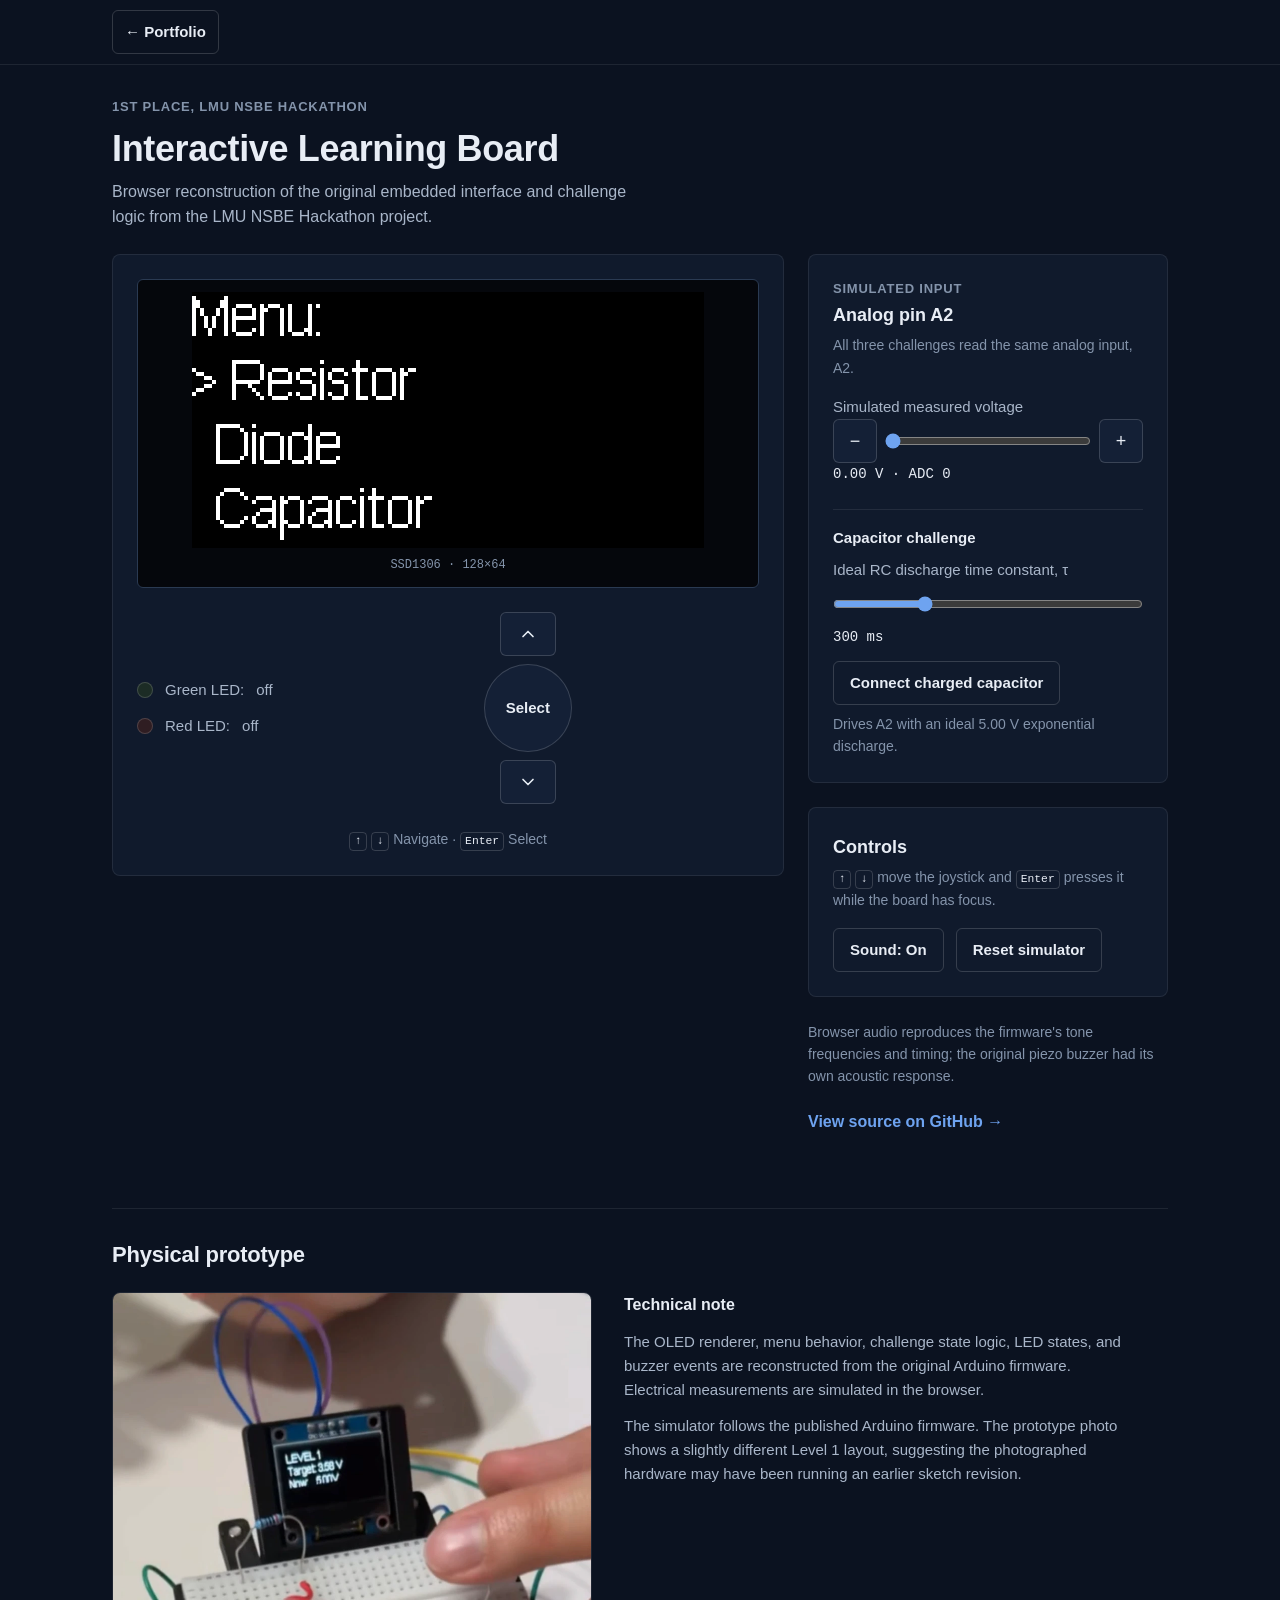
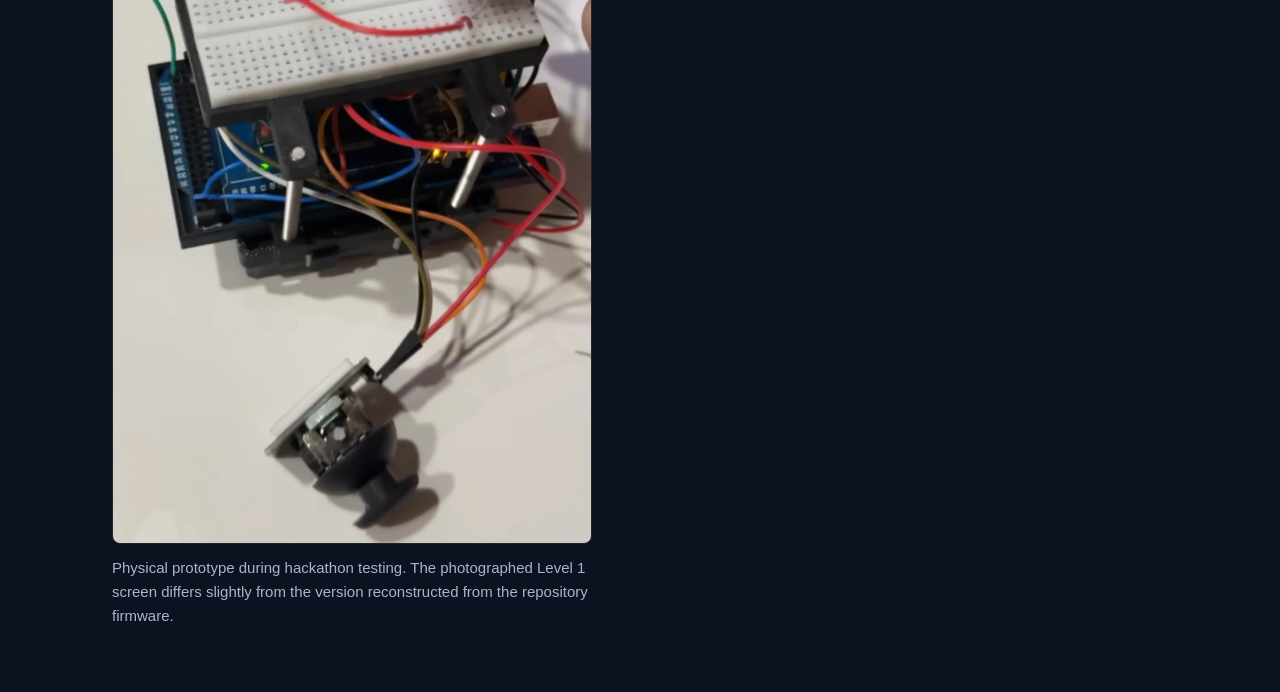
<file: projects/interactive-learning-board/index.html>
<!DOCTYPE html>
<html lang="en">
<head>
  <meta charset="UTF-8">
  <meta name="viewport" content="width=device-width, initial-scale=1">
  <title>Aisaiah Maguadog | Interactive Learning Board Simulator</title>
  <meta name="description" content="Browser reconstruction of the Interactive Learning Board's 128×64 OLED interface, challenge logic, LEDs, and buzzer, rebuilt from the original Arduino firmware with simulated electrical inputs.">
  <link rel="canonical" href="https://aisaiahmaguadog.github.io/projects/interactive-learning-board/">
  <meta name="theme-color" content="#0b1220">
  <meta property="og:type" content="website">
  <meta property="og:url" content="https://aisaiahmaguadog.github.io/projects/interactive-learning-board/">
  <meta property="og:title" content="Interactive Learning Board Simulator">
  <meta property="og:description" content="Browser reconstruction of the original hackathon hardware interface. Electrical inputs are simulated in-browser.">
  <link rel="icon" type="image/svg+xml" href="data:image/svg+xml,<svg xmlns='http://www.w3.org/2000/svg' viewBox='0 0 64 64'><rect width='64' height='64' rx='8' fill='%230b1220'/><text x='32' y='42' font-family='Helvetica,Arial,sans-serif' font-weight='700' font-size='26' fill='%23e8edf5' text-anchor='middle'>AM</text></svg>">
  <link rel="stylesheet" href="simulator.css?v=2">
</head>
<body>
  <header class="sim-header">
    <div class="wrap">
      <a class="back-link" href="../../" aria-label="Back to Aisaiah Maguadog's portfolio">← Portfolio</a>
    </div>
  </header>

  <main class="wrap" id="main">
    <div class="intro">
      <p class="eyebrow">1st Place, LMU NSBE Hackathon</p>
      <h1>Interactive Learning Board</h1>
      <p class="lede">Browser reconstruction of the original embedded interface and challenge logic from the LMU NSBE Hackathon project.</p>
    </div>

    <div class="layout">
      <section class="board" id="board" tabindex="0" aria-labelledby="board-title" aria-describedby="board-hint">
        <h2 class="visually-hidden" id="board-title">Simulated board</h2>

        <div class="oled-module">
          <div class="oled-fit">
            <canvas id="oled" width="128" height="64" role="img" aria-label="OLED display" aria-describedby="oled-text"></canvas>
            <noscript>
              <img src="../../img/interactive-learning-board-oled-interface.webp" width="1832" height="438" alt="Three reconstructed 128 by 64 OLED screens from the Interactive Learning Board: the component-selection menu, Level 1 resistor target screen, and capacitor discharge timing screen.">
              <p class="noscript-note">The simulator needs JavaScript. Shown above: a static reconstruction of three screens.</p>
            </noscript>
          </div>
          <p class="module-label">SSD1306 · 128×64</p>
        </div>
        <p class="visually-hidden" id="oled-text"></p>

        <div class="board-io">
          <ul class="leds" aria-label="LEDs">
            <li class="led led-green" id="led-green"><span class="led-dot" aria-hidden="true"></span>Green LED: <span id="led-green-state">off</span></li>
            <li class="led led-red" id="led-red"><span class="led-dot" aria-hidden="true"></span>Red LED: <span id="led-red-state">off</span></li>
          </ul>

          <div class="joystick" role="group" aria-label="Joystick">
            <button class="joy joy-up" id="joy-up" type="button" aria-label="Joystick up">
              <svg viewBox="0 0 24 24" width="20" height="20" aria-hidden="true"><path d="M6 15l6-6 6 6" fill="none" stroke="currentColor" stroke-width="2" stroke-linecap="round" stroke-linejoin="round"/></svg>
            </button>
            <button class="joy joy-select" id="joy-select" type="button">Select</button>
            <button class="joy joy-down" id="joy-down" type="button" aria-label="Joystick down">
              <svg viewBox="0 0 24 24" width="20" height="20" aria-hidden="true"><path d="M6 9l6 6 6-6" fill="none" stroke="currentColor" stroke-width="2" stroke-linecap="round" stroke-linejoin="round"/></svg>
            </button>
          </div>
        </div>

        <p class="kbd-hint" id="board-hint"><kbd>↑</kbd> <kbd>↓</kbd> Navigate · <kbd>Enter</kbd> Select</p>
      </section>

      <div class="side">
        <section class="panel" aria-labelledby="inputs-title">
          <p class="eyebrow">Simulated input</p>
          <h2 id="inputs-title">Analog pin A2</h2>
          <p class="panel-note">All three challenges read the same analog input, A2.</p>

          <div class="field">
            <label for="a2">Simulated measured voltage</label>
            <div class="slider-row">
              <button class="step" id="a2-dec" type="button" aria-label="Decrease by one ADC step">−</button>
              <input type="range" id="a2" min="0" max="1023" step="1" value="0">
              <button class="step" id="a2-inc" type="button" aria-label="Increase by one ADC step">+</button>
            </div>
            <output class="readout" id="a2-out" for="a2">0.00 V · ADC 0</output>
          </div>

          <fieldset class="field">
            <legend>Capacitor challenge</legend>
            <label for="tau">Ideal RC discharge time constant, τ</label>
            <input type="range" id="tau" min="20" max="1000" step="10" value="300">
            <output class="readout" id="tau-out" for="tau">300 ms</output>
            <button class="btn" id="rc-connect" type="button" aria-pressed="false">Connect charged capacitor</button>
            <p class="panel-note">Drives A2 with an ideal 5.00 V exponential discharge.</p>
          </fieldset>
        </section>

        <section class="panel" aria-labelledby="controls-title">
          <h2 id="controls-title">Controls</h2>
          <p class="panel-note"><kbd>↑</kbd> <kbd>↓</kbd> move the joystick and <kbd>Enter</kbd> presses it while the board has focus.</p>
          <div class="control-row">
            <button class="btn" id="sound" type="button" aria-pressed="true">Sound: On</button>
            <button class="btn" id="reset" type="button">Reset simulator</button>
          </div>
        </section>

        <section class="notes" aria-label="About this simulator">
          <p>Browser audio reproduces the firmware's tone frequencies and timing; the original piezo buzzer had its own acoustic response.</p>
          <p><a class="source-link" href="https://github.com/aisaiahmaguadog/interactive-learning-board" target="_blank" rel="noopener noreferrer">View source on GitHub<span aria-hidden="true">&nbsp;→</span><span class="visually-hidden"> (Interactive Learning Board firmware, opens in a new tab)</span></a></p>
        </section>
      </div>
    </div>

    <section class="prototype" aria-labelledby="prototype-title">
      <h2 id="prototype-title">Physical prototype</h2>
      <div class="prototype-body">
        <figure class="prototype-figure">
          <img src="../../img/interactive-learning-board-prototype.webp" width="948" height="1685" loading="lazy" decoding="async" alt="Physical Interactive Learning Board prototype with breadboard, OLED display, Arduino hardware, wiring, and joystick during testing.">
          <figcaption>Physical prototype during hackathon testing. The photographed Level 1 screen differs slightly from the version reconstructed from the repository firmware.</figcaption>
        </figure>
        <div class="tech-note">
          <h3>Technical note</h3>
          <p>The OLED renderer, menu behavior, challenge state logic, LED states, and buzzer events are reconstructed from the original Arduino firmware. Electrical measurements are simulated in the browser.</p>
          <p>The simulator follows the published Arduino firmware. The prototype photo shows a slightly different Level 1 layout, suggesting the photographed hardware may have been running an earlier sketch revision.</p>
        </div>
      </div>
    </section>

    <p class="visually-hidden" id="sim-status" aria-live="polite"></p>
  </main>

  <script src="simulator.js?v=1" defer></script>
</body>
</html>
</file>
<file: css/styles.css>
/* ─────────────────────────────────────────────
   Tokens
   ───────────────────────────────────────────── */
:root {
  --bg:          #0b1220;
  --surface:     #101a2c;
  --surface-2:   #142036;
  --border:      rgba(255, 255, 255, 0.08);
  --border-2:    rgba(255, 255, 255, 0.16);
  --text:        #e8edf5;
  --text-2:      #a9b6c9;
  --text-3:      #8494ab;
  --accent:      #6ea3f0;
  --accent-ink:  #0b1220;

  --font-sans: -apple-system, BlinkMacSystemFont, "Inter", "Segoe UI", Roboto, "Helvetica Neue", Arial, sans-serif;
  --font-mono: ui-monospace, "SF Mono", SFMono-Regular, Menlo, Consolas, monospace;

  /* spacing scale: 4 8 12 16 24 32 48 64 96 */
  --s1: 4px;  --s2: 8px;  --s3: 12px; --s4: 16px; --s5: 24px;
  --s6: 32px; --s7: 48px; --s8: 64px; --s9: 96px;

  --radius:    8px;
  --radius-sm: 6px;
  --max-w:     1120px;
  --header-h:  64px;
}

/* ─────────────────────────────────────────────
   Base
   ───────────────────────────────────────────── */
*, *::before, *::after { box-sizing: border-box; }
* { margin: 0; padding: 0; }

html {
  -webkit-text-size-adjust: 100%;
  text-size-adjust: 100%;
}

@media (prefers-reduced-motion: no-preference) {
  html { scroll-behavior: smooth; }
}

body {
  background: var(--bg);
  color: var(--text);
  font-family: var(--font-sans);
  font-size: 1rem;
  line-height: 1.6;
  -webkit-font-smoothing: antialiased;
  -moz-osx-font-smoothing: grayscale;
}

img { display: block; max-width: 100%; height: auto; }
ul { list-style: none; }

a { color: var(--accent); text-decoration: none; }
a:hover { text-decoration: underline; text-underline-offset: 3px; }

:focus-visible {
  outline: 2px solid var(--accent);
  outline-offset: 3px;
  border-radius: 2px;
}

code {
  font-family: var(--font-mono);
  font-size: 0.875em;
  color: var(--text);
}

h1, h2, h3 { font-weight: 600; line-height: 1.25; color: var(--text); }

.container {
  width: 100%;
  max-width: var(--max-w);
  margin-inline: auto;
  padding-inline: var(--s6);
}

.visually-hidden {
  position: absolute !important;
  width: 1px; height: 1px;
  overflow: hidden;
  clip: rect(0 0 0 0);
  clip-path: inset(50%);
  white-space: nowrap;
}

.skip-link {
  position: fixed;
  top: var(--s3);
  left: var(--s4);
  z-index: 200;
  padding: var(--s2) var(--s4);
  background: var(--text);
  color: var(--bg);
  border-radius: var(--radius-sm);
  font-weight: 600;
  transform: translateY(-200%);
}
.skip-link:focus { transform: none; text-decoration: none; }

/* ─────────────────────────────────────────────
   Header / navigation
   ───────────────────────────────────────────── */
.site-header {
  position: sticky;
  top: 0;
  z-index: 100;
  background: rgba(11, 18, 32, 0.96);
  border-bottom: 1px solid var(--border);
}

.nav {
  display: flex;
  align-items: center;
  justify-content: space-between;
  height: var(--header-h);
}

.nav-name {
  color: var(--text);
  font-weight: 600;
  font-size: 0.9375rem;
}
.nav-name:hover { text-decoration: none; color: var(--text); }

.nav-links {
  display: flex;
  align-items: center;
  gap: var(--s6);
}

.nav-links a {
  color: var(--text-2);
  font-size: 0.9375rem;
  transition: color 0.15s ease;
}
.nav-links a:hover { color: var(--text); text-decoration: none; }
.nav-links a.active { color: var(--text); }

.nav-links .nav-resume {
  color: var(--text);
  padding: 6px var(--s3);
  border: 1px solid var(--border-2);
  border-radius: var(--radius-sm);
  transition: border-color 0.15s ease;
}
.nav-links .nav-resume:hover { border-color: var(--accent); }

.nav-toggle {
  display: none;
  align-items: center;
  justify-content: center;
  width: 44px;
  height: 44px;
  margin-right: calc(-1 * var(--s3));
  background: none;
  border: 0;
  border-radius: var(--radius-sm);
  color: var(--text);
  cursor: pointer;
}
.nav-toggle .icon-close { display: none; }
.nav-toggle[aria-expanded="true"] .icon-open { display: none; }
.nav-toggle[aria-expanded="true"] .icon-close { display: inline; }

/* ─────────────────────────────────────────────
   Buttons
   ───────────────────────────────────────────── */
.btn {
  display: inline-flex;
  align-items: center;
  min-height: 44px;
  padding: 0 var(--s5);
  border-radius: var(--radius-sm);
  font-size: 0.9375rem;
  font-weight: 600;
  border: 1px solid transparent;
  transition: background-color 0.15s ease, border-color 0.15s ease;
}
.btn:hover { text-decoration: none; }

.btn-primary { background: var(--accent); color: var(--accent-ink); }
.btn-primary:hover { background: #8ab5f4; }

.btn-secondary { border-color: var(--border-2); color: var(--text); }
.btn-secondary:hover { border-color: var(--text-3); background: var(--surface); }

.text-link {
  display: inline-flex;
  align-items: center;
  min-height: 44px;
  padding: 0 var(--s2);
  color: var(--text-2);
  font-size: 0.9375rem;
}
.text-link:hover { color: var(--text); }

/* ─────────────────────────────────────────────
   Hero
   ───────────────────────────────────────────── */
.hero {
  display: grid;
  grid-template-columns: minmax(0, 1fr) 280px;
  gap: var(--s8);
  align-items: center;
  padding-block: var(--s8) var(--s7);
}

.hero-eyebrow {
  color: var(--text-2);
  font-size: 0.9375rem;
  margin-bottom: var(--s4);
}

.hero h1 {
  font-size: clamp(2.25rem, 4.5vw, 3.25rem);
  font-weight: 700;
  letter-spacing: -0.02em;
  line-height: 1.1;
}

.hero-focus {
  margin-top: var(--s4);
  font-size: 1.25rem;
  font-weight: 500;
  color: var(--text);
}

.hero-summary {
  margin-top: var(--s5);
  max-width: 62ch;
  color: var(--text-2);
  font-size: 1.0625rem;
}

.hero-actions {
  display: flex;
  flex-wrap: wrap;
  align-items: center;
  gap: var(--s3);
  margin-top: var(--s5);
}

.hero-availability {
  margin-top: var(--s4);
  color: var(--text-3);
  font-size: 0.9375rem;
}

.hero-photo img {
  width: 280px;
  aspect-ratio: 4 / 5;
  object-fit: cover;
  object-position: 50% 20%;
  border-radius: var(--radius);
  border: 1px solid var(--border);
}

/* ─────────────────────────────────────────────
   Sections
   ───────────────────────────────────────────── */
.section {
  padding-block: var(--s6);
  scroll-margin-top: var(--header-h);
}
#projects { padding-block: var(--s5) var(--s7); }

.section h2 {
  font-size: 1.75rem;
  letter-spacing: -0.01em;
  margin-bottom: var(--s5);
}

/* ─────────────────────────────────────────────
   Projects
   ───────────────────────────────────────────── */
.project {
  background: var(--surface);
  border: 1px solid var(--border);
  border-radius: var(--radius);
  padding: var(--s6);
}

.project-head {
  display: flex;
  flex-wrap: wrap;
  justify-content: space-between;
  align-items: baseline;
  column-gap: var(--s4);
  row-gap: var(--s1);
}

.project h3 { font-size: 1.1875rem; }

.project-date {
  color: var(--text-2);
  font-size: 0.9375rem;
  font-variant-numeric: tabular-nums;
  white-space: nowrap;
}

.project-meta {
  margin-top: var(--s2);
  color: var(--text-3);
  font-size: 0.875rem;
}

.project-status { color: var(--text-2); }

.project-context {
  margin-top: var(--s4);
  color: var(--text-2);
  max-width: 68ch;
}

.project-points {
  margin-top: var(--s4);
  display: grid;
  gap: var(--s2);
  max-width: 70ch;
}

.project-points li,
.entry-points li {
  position: relative;
  padding-left: var(--s5);
}
.project-points li::before,
.entry-points li::before {
  content: "";
  position: absolute;
  left: 4px;
  top: 0.72em;
  width: 6px;
  height: 1px;
  background: var(--text-3);
}

.project-links {
  display: flex;
  flex-direction: column;
  align-items: flex-start;
  gap: var(--s1);
  margin-top: var(--s5);
  color: var(--text-2);
  font-size: 0.9375rem;
}

/* Featured project */
.project-featured { padding: var(--s6) var(--s7); }
.project-featured h3 { font-size: 1.375rem; }

.featured-body {
  display: grid;
  grid-template-columns: minmax(0, 1.6fr) minmax(0, 1fr);
  gap: var(--s7);
  align-items: start;
}

/* Linked project artifact (row at the foot of a project) */
.project-artifact {
  display: flex;
  flex-wrap: wrap;
  justify-content: space-between;
  align-items: flex-end;
  gap: var(--s3) var(--s6);
  margin-top: var(--s5);
  padding-top: var(--s5);
  border-top: 1px solid var(--border);
}
.project-artifact > div { max-width: 68ch; }
.project-artifact h4 { font-size: 1rem; font-weight: 600; }
.project-artifact p { margin-top: var(--s1); color: var(--text-2); font-size: 0.9375rem; }
.project-artifact .artifact-note { color: var(--text-3); font-size: 0.875rem; }
.project-artifact .artifact-label { margin: 0 0 var(--s1); color: var(--text-3); font-size: 0.8125rem; }
/* Project CTAs: artifact and source links share one treatment */
.artifact-link,
.source-link {
  display: inline-flex;
  align-items: center;
  min-height: 44px;
  font-size: 1rem;
  font-weight: 600;
  white-space: nowrap;
}

/* Key/value spec lists */
.spec-list {
  margin-top: var(--s4);
  border-top: 1px solid var(--border);
}
.spec-list > div {
  display: grid;
  grid-template-columns: 112px minmax(0, 1fr);
  gap: var(--s3);
  padding-block: var(--s3);
  border-bottom: 1px solid var(--border);
  font-size: 0.9375rem;
}
.spec-list dt { color: var(--text-3); }
.spec-list dd { color: var(--text); }

.spec-caption {
  margin-top: var(--s4);
  color: var(--text-3);
  font-size: 0.8125rem;
}
.spec-caption + .spec-inline { margin-top: var(--s2); }

.spec-inline {
  display: flex;
  flex-wrap: wrap;
  gap: var(--s3) var(--s6);
  border-top: 0;
}
.spec-inline > div { display: block; padding: 0; border-bottom: 0; }
.spec-inline dt { font-size: 0.8125rem; }
.spec-inline dd { font-variant-numeric: tabular-nums; white-space: nowrap; }

.project-grid {
  display: grid;
  grid-template-columns: repeat(2, minmax(0, 1fr));
  gap: var(--s5);
  margin-top: var(--s5);
}

/* ─────────────────────────────────────────────
   Skills
   ───────────────────────────────────────────── */
.skills { display: grid; gap: var(--s5); }
.skill-row {
  display: grid;
  grid-template-columns: 220px minmax(0, 1fr);
  gap: var(--s5);
}
.skill-row dt { font-weight: 600; }
.skill-row dd { color: var(--text-2); max-width: 72ch; }

/* ─────────────────────────────────────────────
   Experience
   ───────────────────────────────────────────── */
.entry-head {
  display: flex;
  flex-wrap: wrap;
  justify-content: space-between;
  align-items: baseline;
  column-gap: var(--s4);
  row-gap: var(--s1);
}
.entry h3 { font-size: 1.1875rem; }
.entry-org { color: var(--text-2); margin-top: 2px; }
.entry-date { color: var(--text-2); font-size: 0.9375rem; white-space: nowrap; }
.entry-points {
  margin-top: var(--s4);
  display: grid;
  gap: var(--s2);
  max-width: 72ch;
}

/* ─────────────────────────────────────────────
   Leadership & awards
   ───────────────────────────────────────────── */
.roles { display: grid; gap: var(--s4); max-width: 72ch; }
.role-title { color: var(--text-2); }
.role-title strong { color: var(--text); font-weight: 600; }
.role-desc { color: var(--text-3); font-size: 0.9375rem; }
.role-desc a { white-space: nowrap; }

/* ─────────────────────────────────────────────
   About / education
   ───────────────────────────────────────────── */
.about {
  display: grid;
  grid-template-columns: minmax(0, 1.6fr) minmax(0, 1fr);
  gap: var(--s7);
  align-items: start;
}
.about-text { display: grid; gap: var(--s4); color: var(--text-2); max-width: 66ch; }

.education {
  color: var(--text-2);
  font-size: 0.9375rem;
}
.education h3 {
  font-size: 0.9375rem;
  color: var(--text-3);
  font-weight: 500;
  margin-bottom: var(--s3);
}
.edu-school { color: var(--text); font-weight: 600; font-size: 1rem; }
.edu-date { margin-top: 2px; }
.edu-courses { margin-top: var(--s4); }
.edu-courses span { color: var(--text); }

/* ─────────────────────────────────────────────
   Contact
   ───────────────────────────────────────────── */
.contact-intro { color: var(--text-2); max-width: 66ch; }

.contact-list {
  margin-top: var(--s5);
  max-width: 640px;
}
.contact-list li {
  display: grid;
  grid-template-columns: 112px minmax(0, 1fr);
  gap: var(--s4);
  align-items: center;
}
.contact-label { color: var(--text-3); font-size: 0.9375rem; }
.contact-list a {
  display: inline-block;
  padding-block: var(--s3);
  overflow-wrap: anywhere;
}

/* ─────────────────────────────────────────────
   Footer
   ───────────────────────────────────────────── */
.site-footer {
  border-top: 1px solid var(--border);
  color: var(--text-3);
  font-size: 0.875rem;
}
.footer-inner {
  display: flex;
  justify-content: space-between;
  align-items: center;
  min-height: 72px;
}
.site-footer a { color: var(--text-2); display: inline-block; padding-block: var(--s3); }

/* ─────────────────────────────────────────────
   Responsive
   ───────────────────────────────────────────── */
@media (max-width: 960px) {
  .hero { grid-template-columns: minmax(0, 1fr) 240px; gap: var(--s7); }
  .hero-photo img { width: 240px; }
  .featured-body { grid-template-columns: minmax(0, 1fr); gap: var(--s5); }
  .project-featured .spec-list > div:last-child { border-bottom: 0; }
  .project-grid { grid-template-columns: minmax(0, 1fr); }
  .about { grid-template-columns: minmax(0, 1fr); }
}

@media (max-width: 860px) {
  /* Without JS: keep every link visible, wrapped under the name */
  html:not(.js) .site-header { position: static; }
  html:not(.js) .nav {
    flex-wrap: wrap;
    height: auto;
    padding-block: var(--s2);
  }
  html:not(.js) .nav-name { padding-block: var(--s3); }
  html:not(.js) .nav-links {
    flex-wrap: wrap;
    width: 100%;
    gap: 0 var(--s5);
  }
  html:not(.js) .nav-links a { display: inline-block; padding-block: var(--s3); }
  html:not(.js) .nav-links .nav-resume { padding: 6px var(--s3); }

  /* With JS: collapsed menu behind the toggle */
  .js .nav-toggle { display: inline-flex; }

  .js .nav-links {
    display: none;
    position: absolute;
    top: var(--header-h);
    left: 0;
    right: 0;
    flex-direction: column;
    align-items: stretch;
    gap: 0;
    padding: var(--s2) var(--s5) var(--s4);
    background: var(--bg);
    border-bottom: 1px solid var(--border);
  }
  .js .nav-links.open { display: flex; }
  .js .nav-links a {
    display: block;
    padding: var(--s3) 0;
    font-size: 1rem;
  }
  .js .nav-links .nav-resume {
    margin-top: var(--s2);
    padding: var(--s3) var(--s4);
    text-align: center;
  }
}

@media (max-width: 720px) {
  .container { padding-inline: var(--s5); }

  .hero {
    grid-template-columns: minmax(0, 1fr);
    gap: var(--s5);
    padding-block: var(--s5) var(--s7);
  }
  .hero-photo { order: -1; }
  .hero-photo img { width: 112px; border-radius: var(--radius-sm); }
  .hero-eyebrow { margin-bottom: var(--s3); }
  .hero-actions { margin-top: var(--s5); }
  .hero-focus { font-size: 1.125rem; }
  .hero-summary { font-size: 1rem; }

  .section { padding-block: var(--s6); }
  #projects { padding-top: var(--s2); }
  .section h2 { font-size: 1.5rem; margin-bottom: var(--s5); }

  .project,
  .project-featured { padding: var(--s5); }

  .skill-row { grid-template-columns: minmax(0, 1fr); gap: var(--s1); }

  .spec-list > div { grid-template-columns: 104px minmax(0, 1fr); }
  .spec-inline { display: grid; grid-template-columns: repeat(2, minmax(0, 1fr)); }

  .contact-list li { grid-template-columns: 80px minmax(0, 1fr); }
}

@media (prefers-reduced-motion: reduce) {
  *, *::before, *::after {
    transition-duration: 0.01ms !important;
    animation-duration: 0.01ms !important;
    scroll-behavior: auto !important;
  }
}
</file>
<file: projects/interactive-learning-board/simulator.css>
/* Interactive Learning Board simulator — uses the portfolio's design tokens */
:root {
  --bg:          #0b1220;
  --surface:     #101a2c;
  --surface-2:   #142036;
  --border:      rgba(255, 255, 255, 0.08);
  --border-2:    rgba(255, 255, 255, 0.16);
  --text:        #e8edf5;
  --text-2:      #a9b6c9;
  --text-3:      #8494ab;
  --accent:      #6ea3f0;

  --font-sans: -apple-system, BlinkMacSystemFont, "Inter", "Segoe UI", Roboto, "Helvetica Neue", Arial, sans-serif;
  --font-mono: ui-monospace, "SF Mono", SFMono-Regular, Menlo, Consolas, monospace;

  --s1: 4px;  --s2: 8px;  --s3: 12px; --s4: 16px; --s5: 24px;
  --s6: 32px; --s7: 48px; --s8: 64px;

  --radius:    8px;
  --radius-sm: 6px;
  --max-w:     1120px;
}

*, *::before, *::after { box-sizing: border-box; }
* { margin: 0; padding: 0; }

html { -webkit-text-size-adjust: 100%; text-size-adjust: 100%; }

body {
  background: var(--bg);
  color: var(--text);
  font-family: var(--font-sans);
  font-size: 1rem;
  line-height: 1.6;
  -webkit-font-smoothing: antialiased;
  -moz-osx-font-smoothing: grayscale;
}

a { color: var(--accent); text-decoration: none; }
a:hover { text-decoration: underline; text-underline-offset: 3px; }

:focus-visible {
  outline: 2px solid var(--accent);
  outline-offset: 3px;
  border-radius: 2px;
}

ul { list-style: none; }
img { display: block; max-width: 100%; height: auto; }

h1, h2 { font-weight: 600; line-height: 1.25; }

.visually-hidden {
  position: absolute !important;
  width: 1px; height: 1px;
  overflow: hidden;
  clip: rect(0 0 0 0);
  clip-path: inset(50%);
  white-space: nowrap;
}

.wrap {
  width: 100%;
  max-width: var(--max-w);
  margin-inline: auto;
  padding-inline: var(--s6);
}

kbd {
  display: inline-block;
  min-width: 1.6em;
  padding: 0 var(--s1);
  border: 1px solid var(--border-2);
  border-radius: 4px;
  font-family: var(--font-mono);
  font-size: 0.8125em;
  line-height: 1.5;
  text-align: center;
  color: var(--text);
}

/* Header */
.sim-header { border-bottom: 1px solid var(--border); }
.sim-header .wrap { display: flex; align-items: center; min-height: 64px; }
.back-link {
  display: inline-flex;
  align-items: center;
  min-height: 44px;
  padding: 0 var(--s3);
  border: 1px solid var(--border-2);
  border-radius: var(--radius-sm);
  color: var(--text);
  font-size: 0.9375rem;
  font-weight: 600;
}
.back-link:hover { text-decoration: none; border-color: var(--accent); }

/* Intro */
.intro { padding-block: var(--s6) var(--s5); }
.eyebrow {
  color: var(--text-3);
  font-size: 0.8125rem;
  font-weight: 600;
  letter-spacing: 0.06em;
  text-transform: uppercase;
}
.intro h1 { margin-top: var(--s2); font-size: clamp(1.75rem, 4vw, 2.25rem); letter-spacing: -0.01em; }
.lede { margin-top: var(--s2); color: var(--text-2); max-width: 60ch; }

/* Layout */
.layout {
  display: grid;
  grid-template-columns: minmax(0, 1fr) minmax(0, 360px);
  gap: var(--s5);
  align-items: start;
  padding-bottom: var(--s8);
}

/* Board */
.board {
  background: var(--surface);
  border: 1px solid var(--border);
  border-radius: var(--radius);
  padding: var(--s5);
}
.board:focus-visible { outline-offset: 2px; border-radius: var(--radius); }

.oled-module {
  padding: var(--s3);
  background: #05070c;
  border: 1px solid #2a3a52;
  border-radius: var(--radius-sm);
}
.oled-fit { display: flex; justify-content: center; min-width: 0; }
#oled {
  display: block;
  width: 256px;
  height: 128px;
  background: #000;
  image-rendering: pixelated;
  image-rendering: crisp-edges;
}
.module-label {
  margin-top: var(--s2);
  color: var(--text-3);
  font-family: var(--font-mono);
  font-size: 0.75rem;
  text-align: center;
}
.noscript-note { margin-top: var(--s2); color: var(--text-2); font-size: 0.875rem; }

.board-io {
  display: flex;
  flex-wrap: wrap;
  justify-content: space-between;
  align-items: center;
  gap: var(--s5);
  margin-top: var(--s5);
}

.leds { display: grid; gap: var(--s3); color: var(--text-2); font-size: 0.9375rem; }
.led { display: flex; align-items: center; gap: var(--s3); }
.led-dot {
  width: 16px;
  height: 16px;
  border-radius: 50%;
  border: 1px solid var(--border-2);
}
.led-green .led-dot { background: #1c2c25; }
.led-red .led-dot { background: #2f1d22; }
.led-green.is-on .led-dot { background: #4ade80; border-color: #bbf7d0; }
.led-red.is-on .led-dot { background: #f87171; border-color: #fecaca; }
.led.is-on { color: var(--text); }

.joystick {
  display: grid;
  justify-items: center;
  gap: var(--s2);
  margin-inline: auto;
}
.joy {
  display: inline-flex;
  align-items: center;
  justify-content: center;
  min-width: 56px;
  min-height: 44px;
  padding: 0 var(--s3);
  background: var(--surface-2);
  border: 1px solid var(--border-2);
  border-radius: var(--radius-sm);
  color: var(--text);
  font: inherit;
  font-size: 0.9375rem;
  font-weight: 600;
  cursor: pointer;
  touch-action: manipulation;
  user-select: none;
  -webkit-user-select: none;
  -webkit-touch-callout: none;
  transition: background-color 0.1s ease, border-color 0.1s ease;
}
.joy-select {
  width: 88px;
  height: 88px;
  border-radius: 50%;
}
.joy:hover { border-color: var(--text-3); }
.joy.is-pressed { background: #1d2c47; border-color: var(--accent); }

.kbd-hint { margin-top: var(--s5); color: var(--text-3); font-size: 0.875rem; text-align: center; }

/* Side panels */
.side { display: grid; gap: var(--s5); }
.panel {
  background: var(--surface);
  border: 1px solid var(--border);
  border-radius: var(--radius);
  padding: var(--s5);
}
.panel h2 { margin-top: var(--s1); font-size: 1.125rem; }
.panel-note { margin-top: var(--s2); color: var(--text-3); font-size: 0.875rem; }

.field { margin-top: var(--s4); }
fieldset.field {
  border: 0;
  border-top: 1px solid var(--border);
  padding-top: var(--s4);
  margin-top: var(--s5);
  min-width: 0;
}
legend { float: left; width: 100%; margin-bottom: var(--s2); font-weight: 600; font-size: 0.9375rem; }
legend + * { clear: both; }
label { display: block; color: var(--text-2); font-size: 0.9375rem; }

input[type="range"] {
  display: block;
  width: 100%;
  min-width: 0;
  height: 44px;
  accent-color: var(--accent);
  cursor: pointer;
}
.slider-row { display: flex; align-items: center; gap: var(--s2); }
.slider-row input { flex: 1; }
.step {
  flex: none;
  width: 44px;
  height: 44px;
  background: var(--surface-2);
  border: 1px solid var(--border-2);
  border-radius: var(--radius-sm);
  color: var(--text);
  font: inherit;
  font-size: 1.125rem;
  cursor: pointer;
}
.step:hover { border-color: var(--text-3); }

.readout {
  display: block;
  color: var(--text);
  font-family: var(--font-mono);
  font-size: 0.875rem;
  font-variant-numeric: tabular-nums;
}

.btn {
  display: inline-flex;
  align-items: center;
  justify-content: center;
  min-height: 44px;
  padding: 0 var(--s4);
  background: transparent;
  border: 1px solid var(--border-2);
  border-radius: var(--radius-sm);
  color: var(--text);
  font: inherit;
  font-size: 0.9375rem;
  font-weight: 600;
  cursor: pointer;
}
.btn:hover { border-color: var(--text-3); background: var(--surface-2); }
fieldset .btn { margin-top: var(--s3); }
.control-row { display: flex; flex-wrap: wrap; gap: var(--s3); margin-top: var(--s4); }

.notes { display: grid; gap: var(--s3); color: var(--text-3); font-size: 0.875rem; }
.source-link {
  display: inline-flex;
  align-items: center;
  min-height: 44px;
  font-size: 1rem;
  font-weight: 600;
}

/* Physical prototype */
.prototype {
  padding-block: var(--s6) var(--s8);
  border-top: 1px solid var(--border);
}
.prototype h2 { font-size: 1.375rem; letter-spacing: -0.01em; }
.prototype-body {
  display: grid;
  grid-template-columns: minmax(0, 480px) minmax(0, 1fr);
  gap: var(--s6);
  align-items: start;
  margin-top: var(--s5);
}
.prototype-figure { max-width: 480px; }
.prototype-figure img {
  width: 100%;
  height: auto;
  border: 1px solid var(--border);
  border-radius: var(--radius);
}
.prototype-figure figcaption { margin-top: var(--s3); color: var(--text-2); font-size: 0.9375rem; }
.tech-note { display: grid; gap: var(--s3); max-width: 60ch; color: var(--text-2); font-size: 0.9375rem; }
.tech-note h3 { color: var(--text); font-size: 1rem; font-weight: 600; }

/* Responsive */
@media (max-width: 900px) {
  .layout { grid-template-columns: minmax(0, 1fr); }
  .prototype-body { grid-template-columns: minmax(0, 1fr); }
}

@media (max-width: 720px) {
  .wrap { padding-inline: var(--s5); }
  .board, .panel { padding: var(--s4); }
}

@media (max-width: 400px) {
  .wrap { padding-inline: var(--s3); }
  .board, .panel { padding: var(--s3); }
  .oled-module { padding: 6px; }
}

@media (prefers-reduced-motion: reduce) {
  *, *::before, *::after { transition-duration: 0.01ms !important; }
}
</file>
